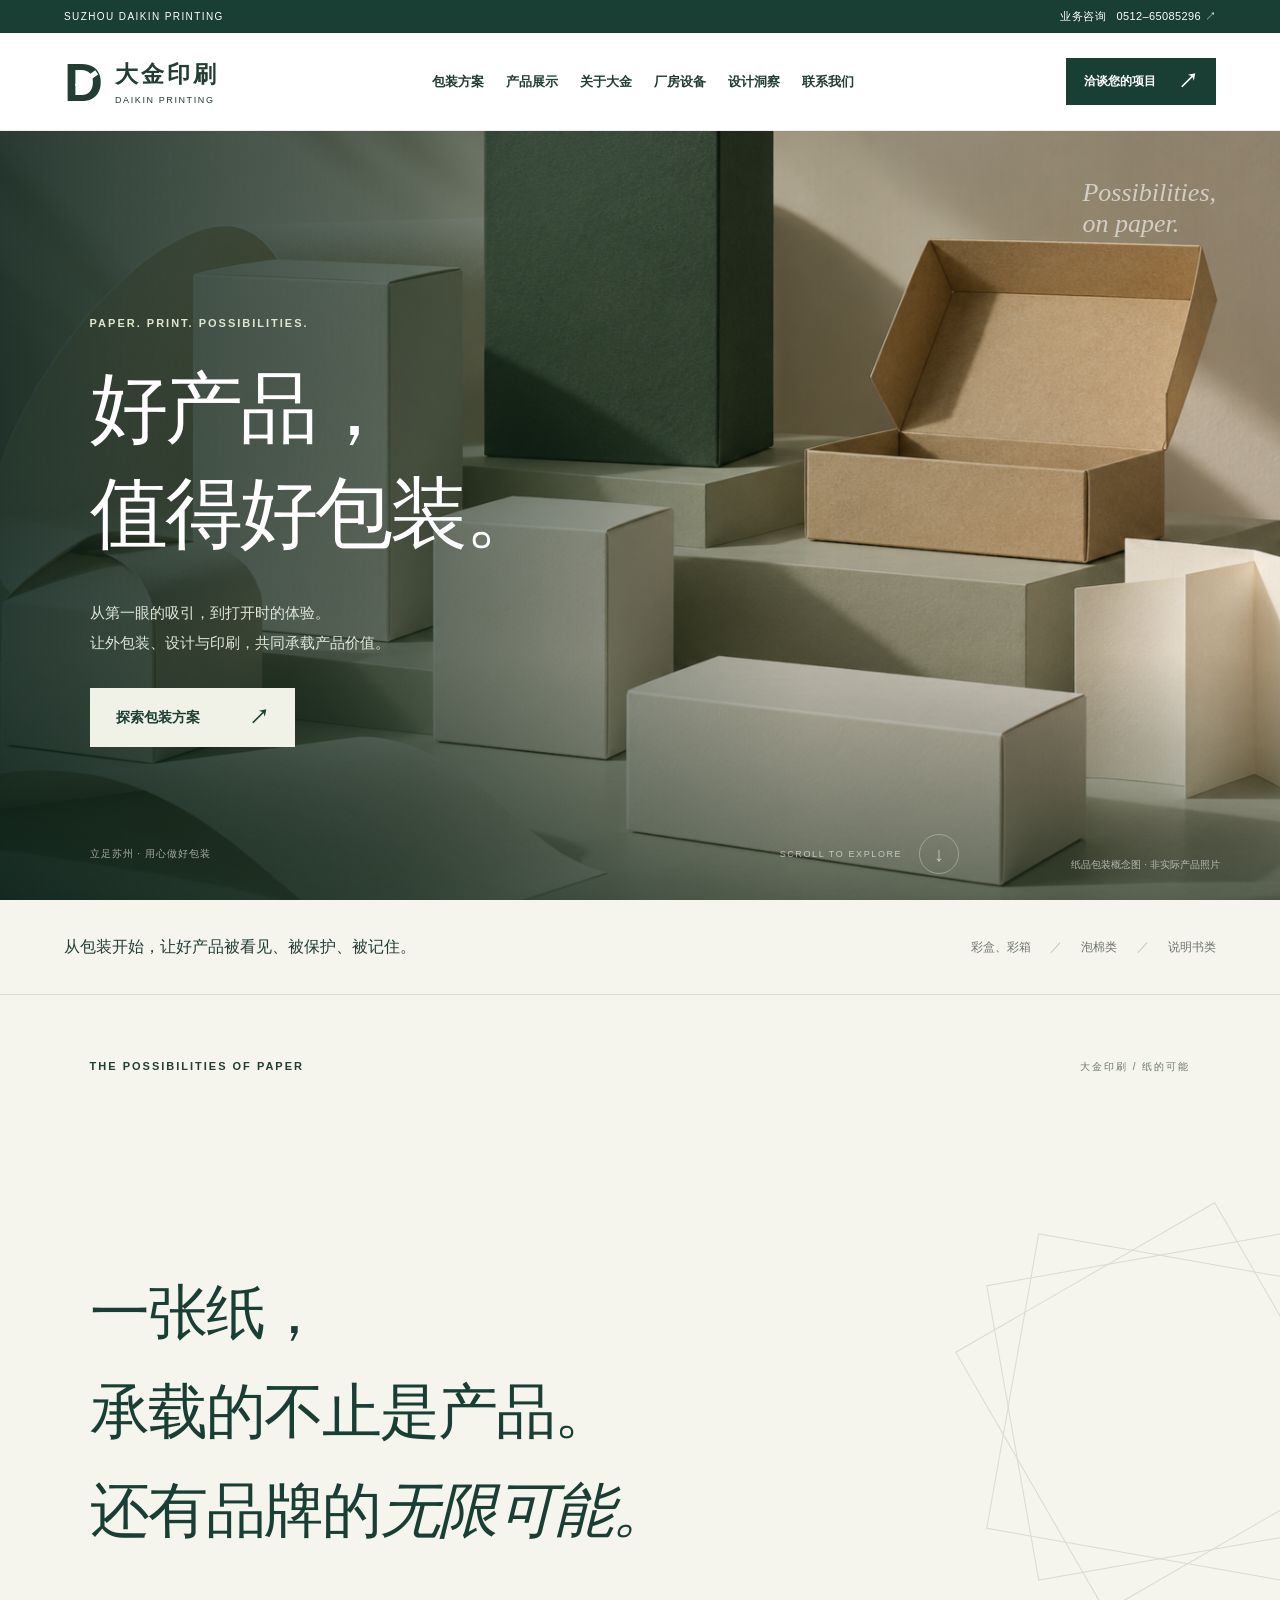
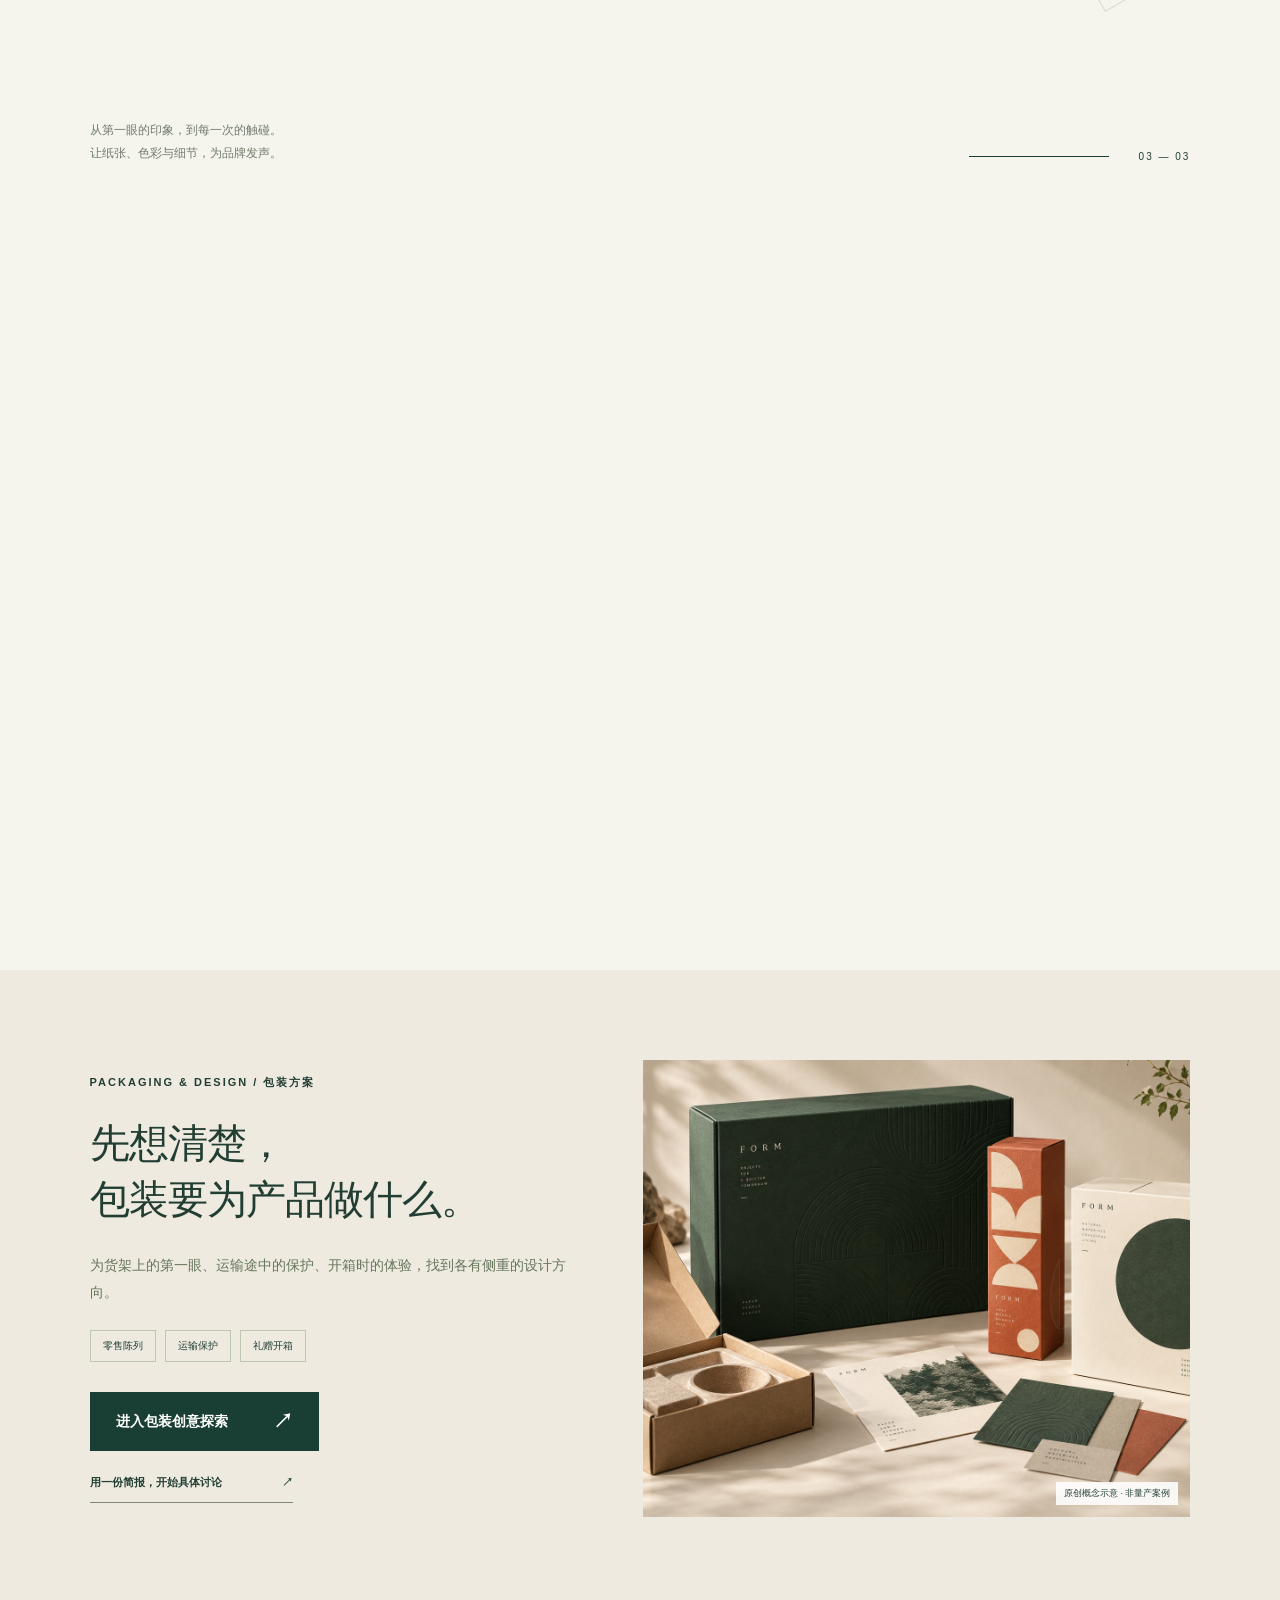
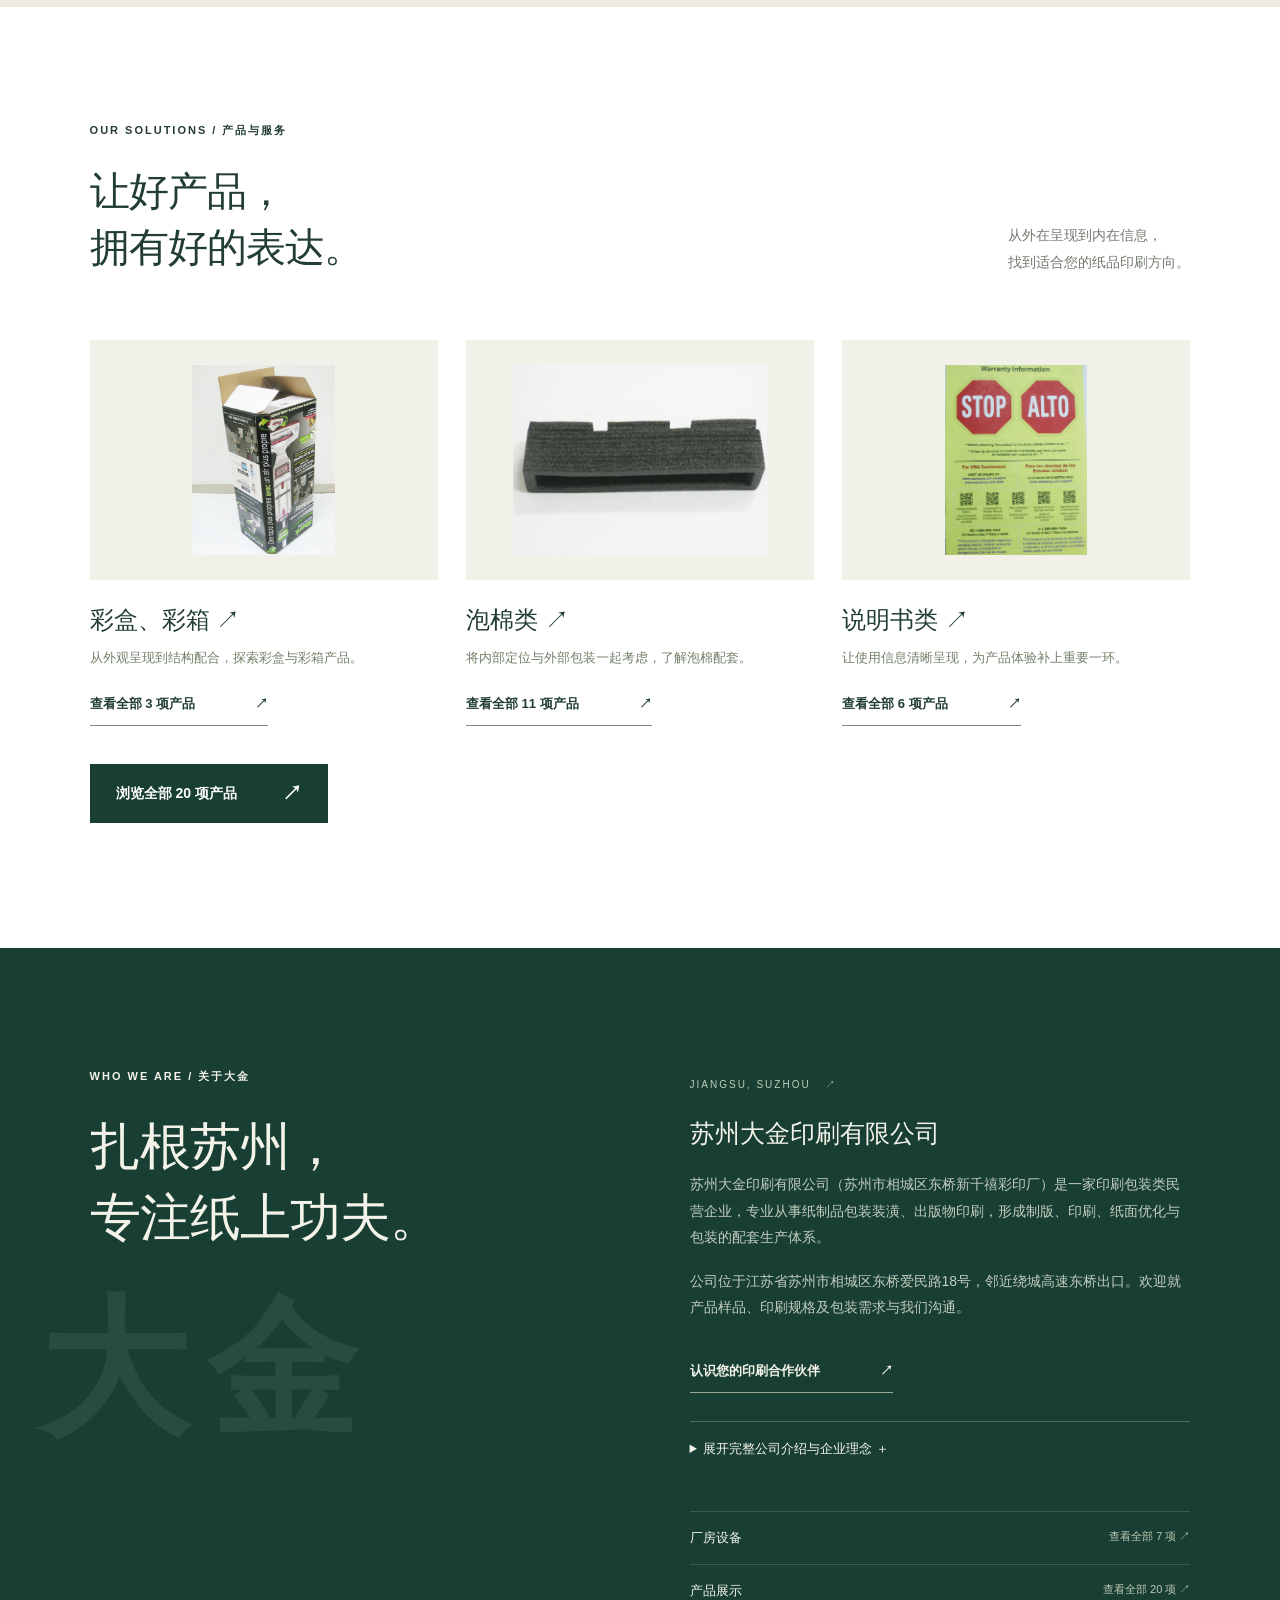
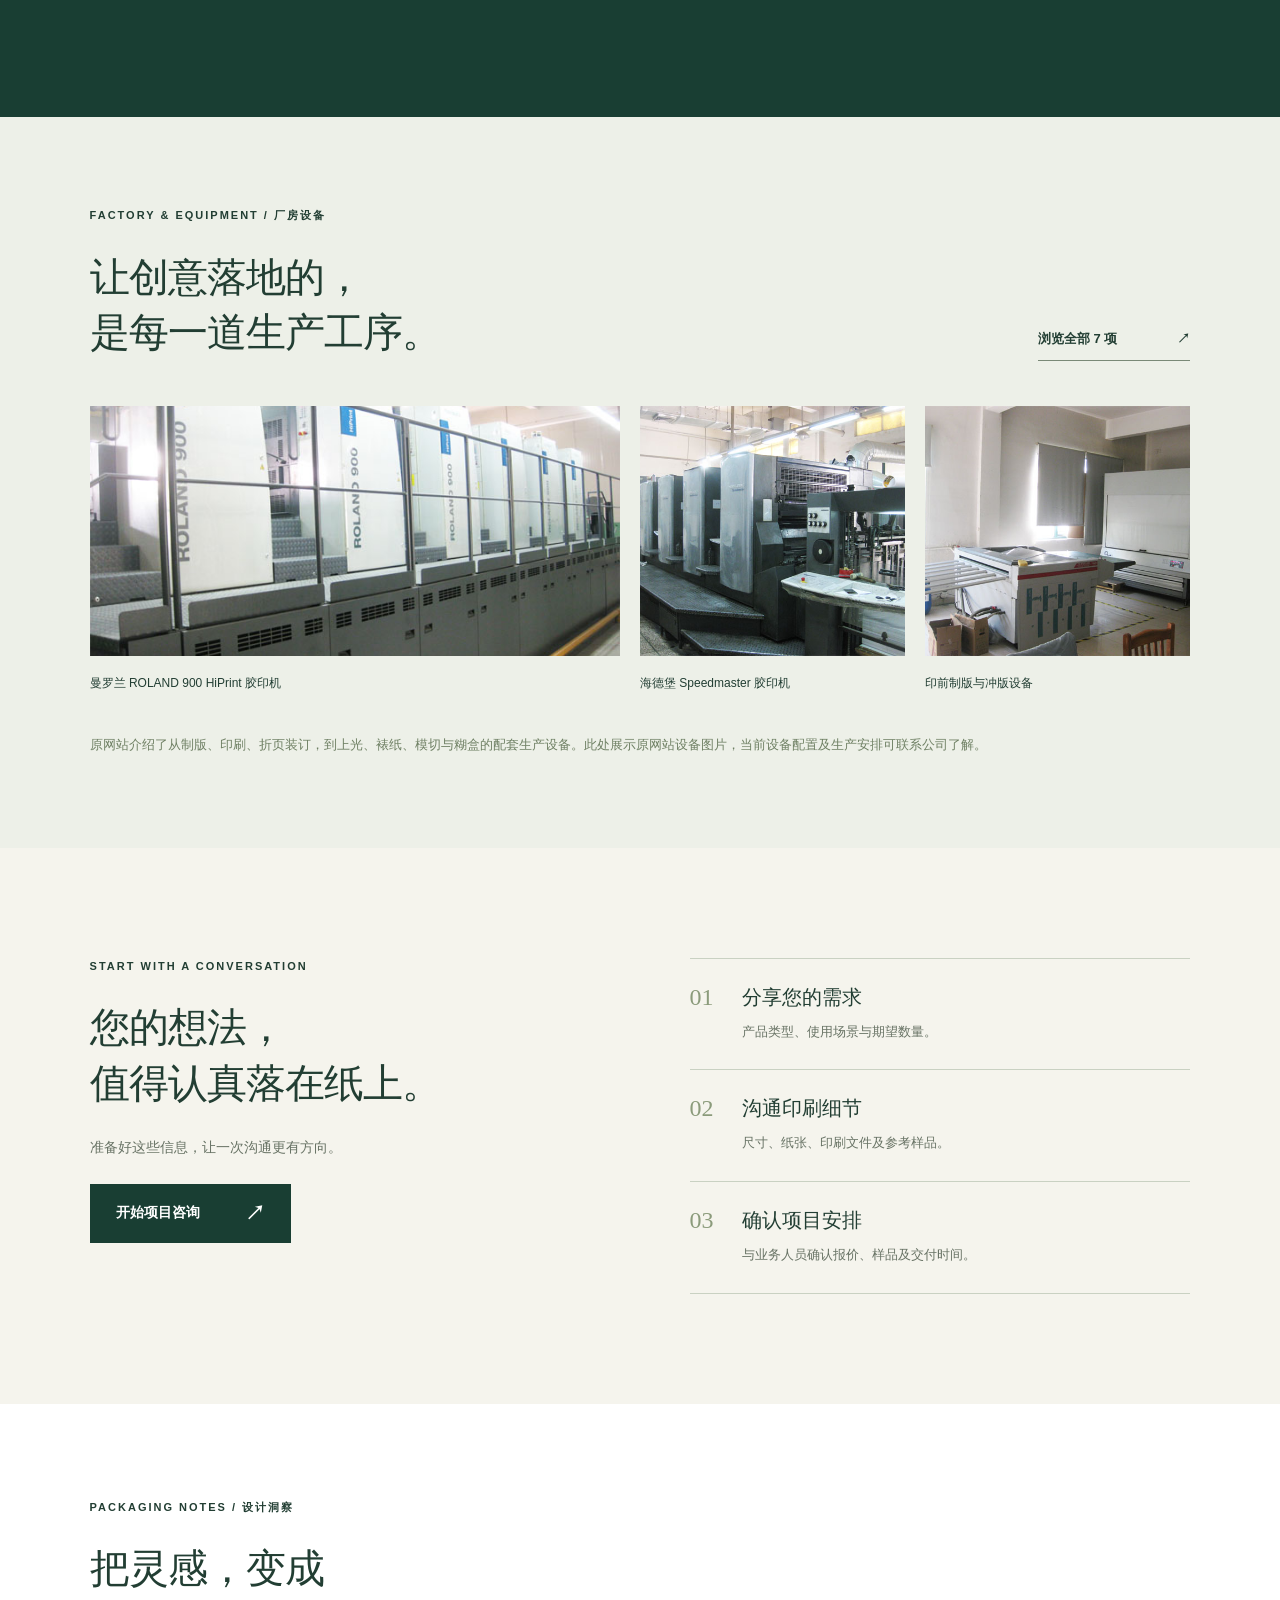
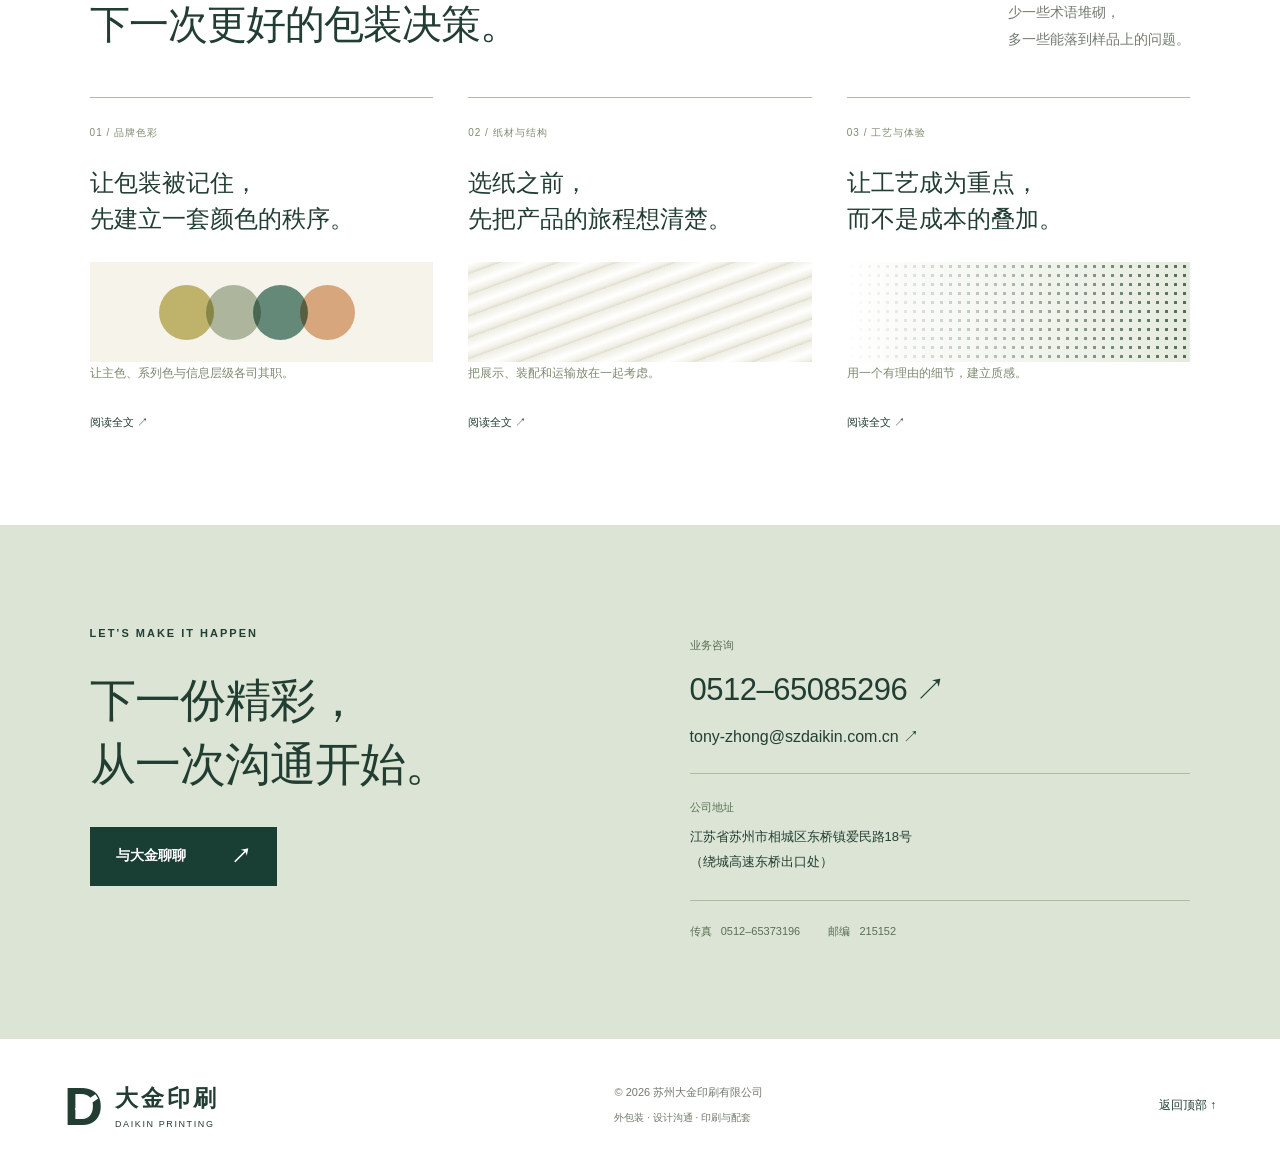
<file: index.html>
<!doctype html>
<html lang="zh-CN">
<head><meta charset="utf-8"><meta name="viewport" content="width=device-width,initial-scale=1"><meta name="description" content="苏州大金印刷有限公司，聚焦外包装、彩盒彩箱、泡棉配套与印刷。探索包装设计方向、产品与设备，生成项目需求简报。"><meta name="theme-color" content="#183f35"><title>大金印刷 · 外包装方案、设计与印刷</title><link rel="stylesheet" href="styles.css?v=5"><link rel="stylesheet" href="catalog.css?v=5"><link rel="stylesheet" href="design.css?v=5"><link rel="icon" href="assets/favicon.svg" type="image/svg+xml"></head>
<body>
<div class="reading-progress" aria-hidden="true"></div>
<a class="skip" href="#main">跳转到内容</a>
<div class="topbar"><span>SUZHOU DAIKIN PRINTING</span><a href="tel:+8651265085296">业务咨询 &nbsp; 0512–65085296 ↗</a></div>
<header><a class="brand" href="#" aria-label="大金印刷首页"><span class="brandmark" aria-hidden="true">D<span></span></span><span><b>大金印刷</b><small>DAIKIN PRINTING</small></span></a><nav id="nav" aria-label="主导航"><a href="design.html">包装方案</a><a href="products.html">产品展示</a><a href="#about">关于大金</a><a href="equipment.html">厂房设备</a><a href="#resources">设计洞察</a><a href="#contact">联系我们</a></nav><button class="button small" data-inquiry>洽谈您的项目 <span>↗</span></button><button class="menu" aria-label="打开菜单" aria-expanded="false" aria-controls="nav">☰</button></header>
<main id="main">
<section class="hero"><div class="herocopy"><p class="eyebrow">PAPER. PRINT. POSSIBILITIES.</p><h1><span class="hero-line"><span>好产品，</span></span><span class="hero-line"><span>值得好包装。</span></span></h1><p class="intro">从第一眼的吸引，到打开时的体验。<br>让外包装、设计与印刷，共同承载产品价值。</p><a class="button" href="design.html">探索包装方案 <span>↗</span></a><div class="herofoot"><span>立足苏州 · 用心做好包装</span><a class="scroll-cue" href="#paper-story" aria-label="向下探索"><span>SCROLL TO EXPLORE</span><i>↓</i></a></div></div><figure class="heroimage"><img src="assets/hero.png" alt="纸盒与折页的包装概念设计" fetchpriority="high"><figcaption>纸品包装概念图 · 非实际产品照片</figcaption><span class="imageword">Possibilities,<br>on paper.</span></figure></section>
<div class="introbar"><p>从包装开始，让好产品被看见、被保护、被记住。</p><span>彩盒、彩箱 <i>／</i> 泡棉类 <i>／</i> 说明书类</span></div>
<section class="paper-story" id="paper-story" aria-labelledby="story-heading"><div class="story-sticky"><div class="story-meta"><p class="eyebrow">THE POSSIBILITIES OF PAPER</p><span>大金印刷 / 纸的可能</span></div><h2 id="story-heading"><span class="story-line">一张纸，</span><span class="story-line">承载的不止是产品。</span><span class="story-line">还有品牌的<span class="serif-word">无限可能。</span></span></h2><div class="story-bottom"><p>从第一眼的印象，到每一次的触碰。<br>让纸张、色彩与细节，为品牌发声。</p><span class="story-meter" aria-hidden="true"><i></i></span><span class="story-index" aria-hidden="true">01 — 03</span></div><div class="paper-orbit" aria-hidden="true"><i></i><i></i><i></i></div></div></section>
<section class="design-home" id="packaging-design"><div><p class="eyebrow">PACKAGING & DESIGN / 包装方案</p><h2>先想清楚，<br>包装要为产品做什么。</h2><p>为货架上的第一眼、运输途中的保护、开箱时的体验，找到各有侧重的设计方向。</p><div class="design-home-tags"><span>零售陈列</span><span>运输保护</span><span>礼赠开箱</span></div><a class="button" href="design.html#studio">进入包装创意探索 <span>↗</span></a><a class="textlink" href="design.html#brief">用一份简报，开始具体讨论 <span>↗</span></a></div><figure><img src="assets/design-concepts.png" alt="品牌彩盒、纸盒和运输包装的原创设计概念" loading="lazy"><figcaption>原创概念示意 · 非量产案例</figcaption></figure></section><section class="section solutions" id="solutions"><div class="sectionhead"><div><p class="eyebrow">OUR SOLUTIONS / 产品与服务</p><h2>让好产品，<br>拥有好的表达。</h2></div><p>从外在呈现到内在信息，<br>找到适合您的纸品印刷方向。</p></div><div class="home-catalog"><article><a href="products.html?category=box"><img src="assets/original/20131029153240.jpg" alt="彩盒03，原网站产品图片" loading="lazy"><h3>彩盒、彩箱 ↗</h3></a><p>从外观呈现到结构配合，探索彩盒与彩箱产品。</p><a class="textlink" href="products.html?category=box">查看全部 3 项产品 <span>↗</span></a></article><article><a href="products.html?category=foam"><img src="assets/original/20131029151711.jpg" alt="泡棉类11，原网站产品图片" loading="lazy"><h3>泡棉类 ↗</h3></a><p>将内部定位与外部包装一起考虑，了解泡棉配套。</p><a class="textlink" href="products.html?category=foam">查看全部 11 项产品 <span>↗</span></a></article><article><a href="products.html?category=manual"><img src="assets/original/20131029160058.jpg" alt="说明书类06，原网站产品图片" loading="lazy"><h3>说明书类 ↗</h3></a><p>让使用信息清晰呈现，为产品体验补上重要一环。</p><a class="textlink" href="products.html?category=manual">查看全部 6 项产品 <span>↗</span></a></article></div><a class="button all-products" href="products.html">浏览全部 20 项产品 <span>↗</span></a></section>
<section class="about" id="about"><div class="abouttitle"><p class="eyebrow">WHO WE ARE / 关于大金</p><h2>扎根苏州，<br>专注纸上功夫。</h2><span class="bigword" aria-hidden="true">大金</span></div><div class="aboutcopy"><span class="loc">JIANGSU, SUZHOU &nbsp; ↗</span><h3>苏州大金印刷有限公司</h3><p>苏州大金印刷有限公司（苏州市相城区东桥新千禧彩印厂）是一家印刷包装类民营企业，专业从事纸制品包装装潢、出版物印刷，形成制版、印刷、纸面优化与包装的配套生产体系。</p><p>公司位于江苏省苏州市相城区东桥爱民路18号，邻近绕城高速东桥出口。欢迎就产品样品、印刷规格及包装需求与我们沟通。</p><a class="textlink light" href="#contact">认识您的印刷合作伙伴 <span>↗</span></a><details class="company-details"><summary>展开完整公司介绍与企业理念 ＋</summary><p class="source-note">以下为原网站公司介绍所载信息；人员、资产、设备、客户及认证情况未作最新核验。</p><dl><dt>企业概况</dt><dd>原站记载公司创建于1993年，占地面积27000平方米，员工约200人，其中技术管理人员18人、工程师6人，固定总资产5000多万元。</dd><dt>印刷与装订设备</dt><dd>德国曼罗兰162-5+1超全张纸胶印机、德国海德堡CD102四色五色胶印机、德国MBO折页机，以及马天尼骑订龙联动生产线、胶装龙生产线。</dd><dt>包装后道设备</dt><dd>UV上光机、全自动裱纸机、半自动模切压痕机、自动高速糊盒机及配套包装机械。</dd><dt>服务与市场</dt><dd>原站列举服务企业包括韩国三星电子、金莱克、泰怡凯、美的、爱普，产品销往美国、日本、韩国、欧洲等国家和地区。</dd><dt>质量体系</dt><dd>原站记载于2000年10月通过ISO9001质量体系认证及出口商品包装质量许可证；现行证书状态请向公司确认。</dd><dt>使命与愿景</dt><dd>为客户创造价值，让员工实现梦想。成为印刷行业最具竞争力的品牌企业。</dd><dt>团队理念 · 品牌理念</dt><dd>目标明确，勤于沟通。品如生命，质无缺陷。</dd><dt>经营理念 · 执行理念</dt><dd>人性科技，品质典范。不找借口，马上行动。</dd><dt>发展理念 · 工作理念</dt><dd>以企为家，发展共赢。快乐工作，快乐生活。</dd><dt>服务理念 · 薪酬理念</dt><dd>客户为尊，服务至上。分享成果，证明价值。</dd></dl><a class="textlink light" href="equipment.html">了解设备与生产工序 ↗</a></details><div class="aboutlinks"><a href="equipment.html">厂房设备 <span>查看全部 7 项 ↗</span></a><a href="products.html">产品展示 <span>查看全部 20 项 ↗</span></a></div></div></section>
<section class="factory-section" id="factory"><div class="sectionhead"><div><p class="eyebrow">FACTORY & EQUIPMENT / 厂房设备</p><h2>让创意落地的，<br>是每一道生产工序。</h2></div><a class="textlink" href="equipment.html">浏览全部 7 项 <span>↗</span></a></div><div class="factory-grid"><a href="equipment.html?id=1978"><img src="assets/original/20131029144950.jpg" alt="曼罗兰 ROLAND 900 HiPrint 胶印机，原网站图片" loading="lazy"><span class="factory-caption">曼罗兰 ROLAND 900 HiPrint 胶印机</span></a><a href="equipment.html?id=1977"><img src="assets/original/20131029144929.jpg" alt="海德堡 Speedmaster 胶印机，原网站图片" loading="lazy"><span class="factory-caption">海德堡 Speedmaster 胶印机</span></a><a href="equipment.html?id=1976"><img src="assets/original/20131029144867.jpg" alt="印前制版与冲版设备，原网站图片" loading="lazy"><span class="factory-caption">印前制版与冲版设备</span></a></div><p>原网站介绍了从制版、印刷、折页装订，到上光、裱纸、模切与糊盒的配套生产设备。此处展示原网站设备图片，当前设备配置及生产安排可联系公司了解。</p></section><section class="section collaboration"><div><p class="eyebrow">START WITH A CONVERSATION</p><h2>您的想法，<br>值得认真落在纸上。</h2><p>准备好这些信息，让一次沟通更有方向。</p><button class="button" data-inquiry>开始项目咨询 <span>↗</span></button></div><div class="steps"><div><span>01</span><section><h3>分享您的需求</h3><p>产品类型、使用场景与期望数量。</p></section></div><div><span>02</span><section><h3>沟通印刷细节</h3><p>尺寸、纸张、印刷文件及参考样品。</p></section></div><div><span>03</span><section><h3>确认项目安排</h3><p>与业务人员确认报价、样品及交付时间。</p></section></div></div></section>
<section class="section resources" id="resources"><div class="sectionhead"><div><p class="eyebrow">PACKAGING NOTES / 设计洞察</p><h2>把灵感，变成<br>下一次更好的包装决策。</h2></div><p>少一些术语堆砌，<br>多一些能落到样品上的问题。</p></div><div class="reading-grid"><a href="insight-color.html"><span>01 / 品牌色彩</span><h3>让包装被记住，<br>先建立一套颜色的秩序。</h3><div class="swatches" aria-hidden="true"><i></i><i></i><i></i><i></i></div><p>让主色、系列色与信息层级各司其职。</p><b>阅读全文 ↗</b></a><a href="insight-material.html"><span>02 / 纸材与结构</span><h3>选纸之前，<br>先把产品的旅程想清楚。</h3><div class="paperlines" aria-hidden="true"></div><p>把展示、装配和运输放在一起考虑。</p><b>阅读全文 ↗</b></a><a href="insight-finish.html"><span>03 / 工艺与体验</span><h3>让工艺成为重点，<br>而不是成本的叠加。</h3><div class="halftone" aria-hidden="true"></div><p>用一个有理由的细节，建立质感。</p><b>阅读全文 ↗</b></a></div></section>
<section class="contact" id="contact"><div><p class="eyebrow">LET’S MAKE IT HAPPEN</p><h2>下一份精彩，<br>从一次沟通开始。</h2><button class="button cream" data-inquiry>与大金聊聊 <span>↗</span></button></div><div class="contactinfo"><span>业务咨询</span><a class="phone" href="tel:+8651265085296">0512–65085296 ↗</a><a href="mailto:tony-zhong@szdaikin.com.cn">tony-zhong@szdaikin.com.cn ↗</a><div><span>公司地址</span><p>江苏省苏州市相城区东桥镇爱民路18号<br>（绕城高速东桥出口处）</p></div><div class="subinfo"><span>传真 &nbsp; 0512–65373196</span><span>邮编 &nbsp; 215152</span></div></div></section>
</main><footer><a class="brand" href="#"><span class="brandmark" aria-hidden="true">D<span></span></span><span><b>大金印刷</b><small>DAIKIN PRINTING</small></span></a><div>© <span id="year">2026</span> 苏州大金印刷有限公司<p>外包装 · 设计沟通 · 印刷与配套</p></div><a href="#" class="backtop">返回顶部 ↑</a></footer>
<dialog id="detail"><button class="close" aria-label="关闭详情">×</button><p class="eyebrow">PRODUCTS & SERVICES</p><h2 id="detail-title"></h2><p id="detail-body"></p><ul id="detail-list"></ul><p class="note">具体规格、材料、价格及交期，请以双方沟通确认为准。</p><button class="button" id="detail-inquiry">咨询此类产品 ↗</button></dialog>
<dialog id="inquiry"><button class="close" aria-label="关闭咨询">×</button><p class="eyebrow">LET’S TALK / 项目咨询</p><h2>把您的想法告诉我们。</h2><p>填写需求后，在您的邮件应用中确认并发送。</p><form id="inquiry-form"><label>您的姓名<input name="name" required maxlength="80" placeholder="如何称呼您"></label><label>联系邮箱<input name="email" type="email" required placeholder="you@company.com"></label><label>咨询方向<select name="type"><option>包装方案与设计咨询</option><option>彩盒、彩箱</option><option>泡棉类</option><option>说明书类印刷</option><option>其他印刷需求</option></select></label><label>项目需求<textarea name="message" required maxlength="3000" rows="4" placeholder="例如：产品尺寸、印刷数量、纸张需求及期望时间"></textarea></label><button class="button" type="submit">生成咨询邮件 <span>↗</span></button><p class="note">本网页不会保存表单内容，也不会自动发送邮件。</p><p role="status" id="form-status"></p></form><a class="directcall" href="tel:+8651265085296">也可直接拨打 0512–65085296 ↗</a></dialog>
<script src="app.js?v=5"></script>
</body></html>
</file>
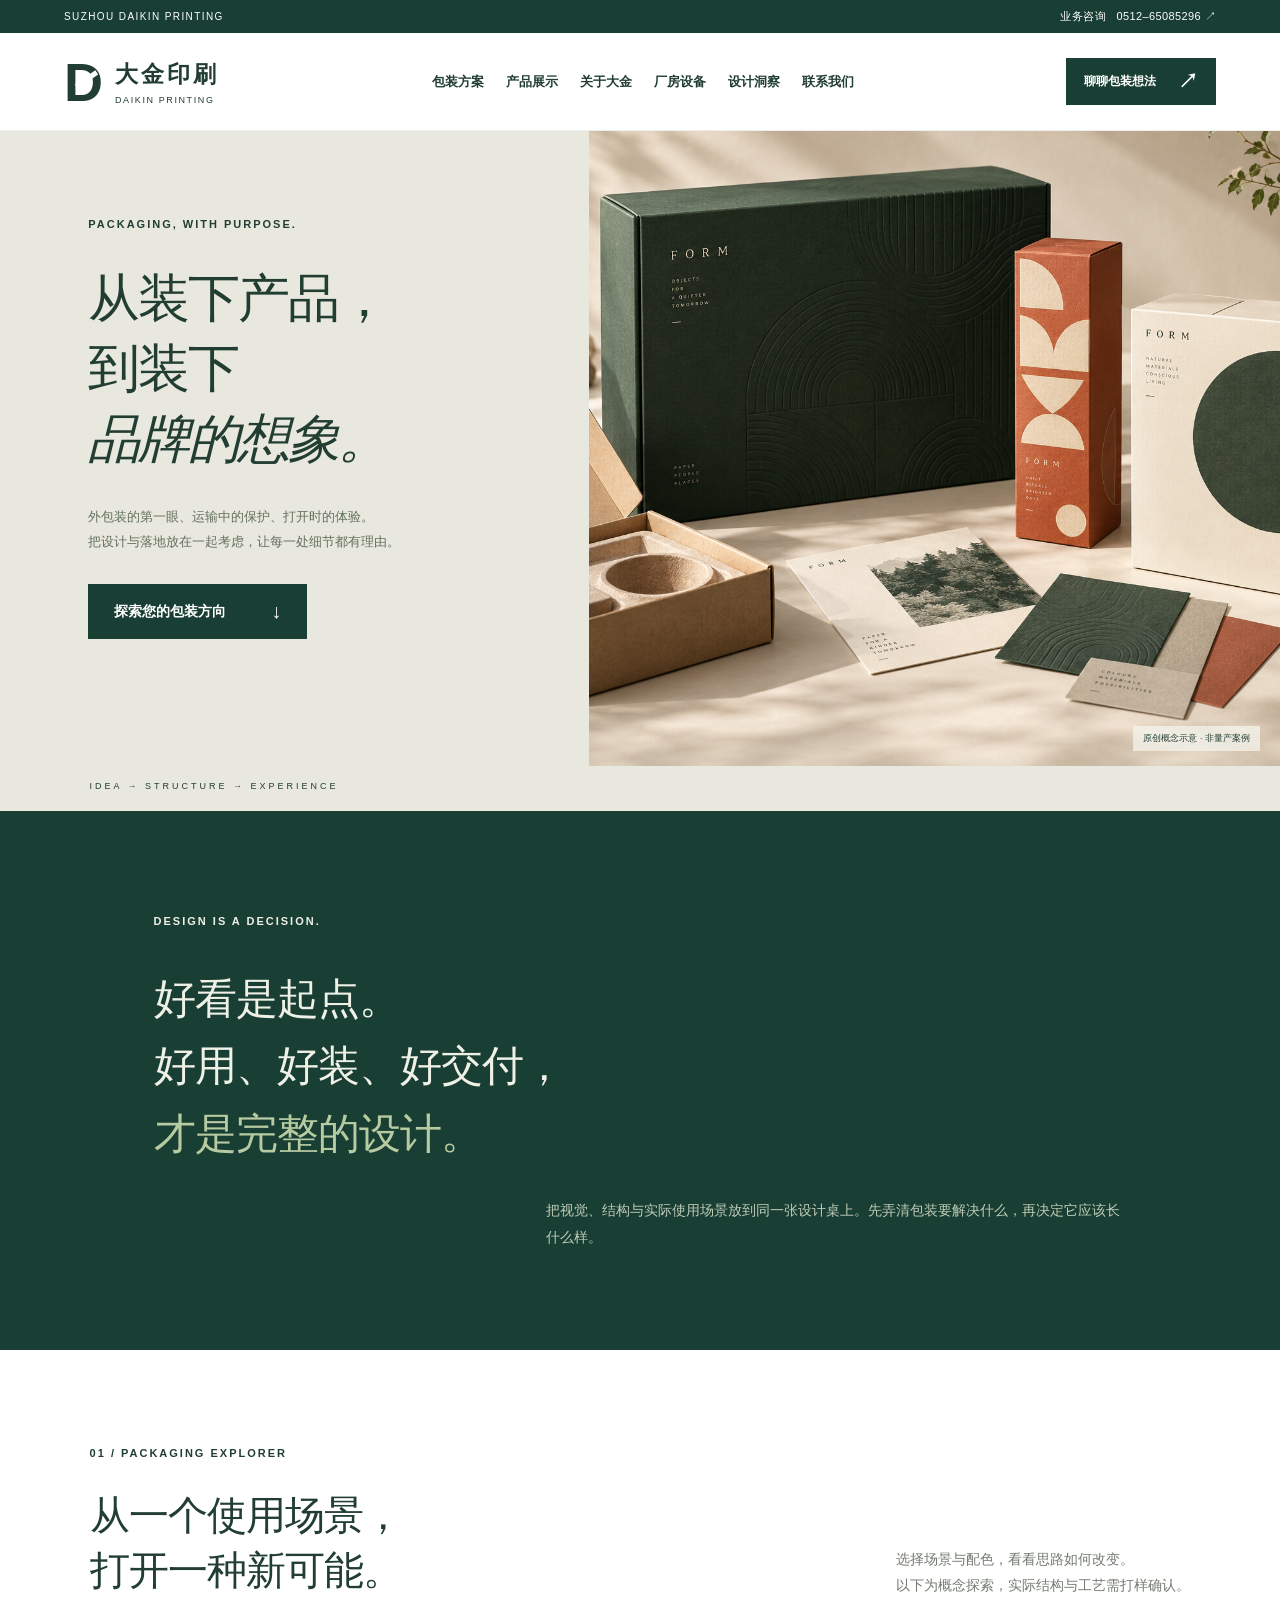
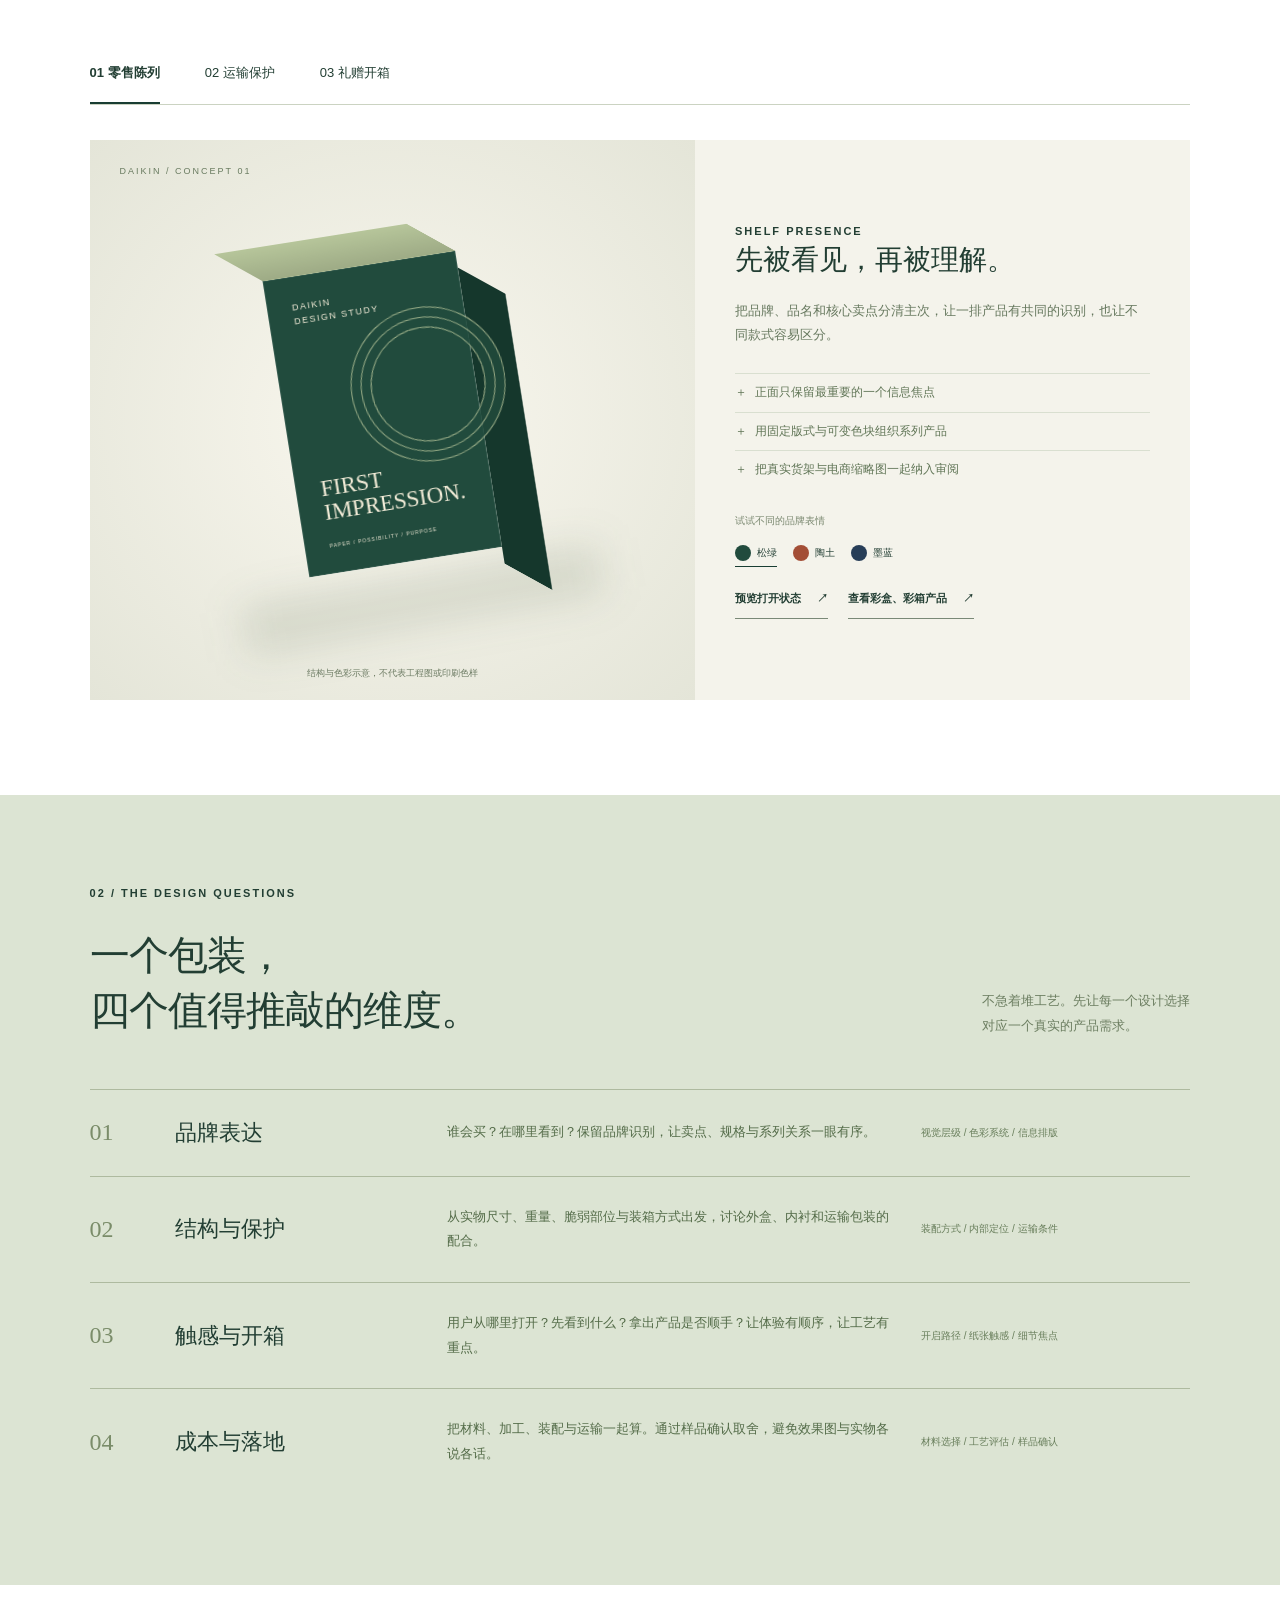
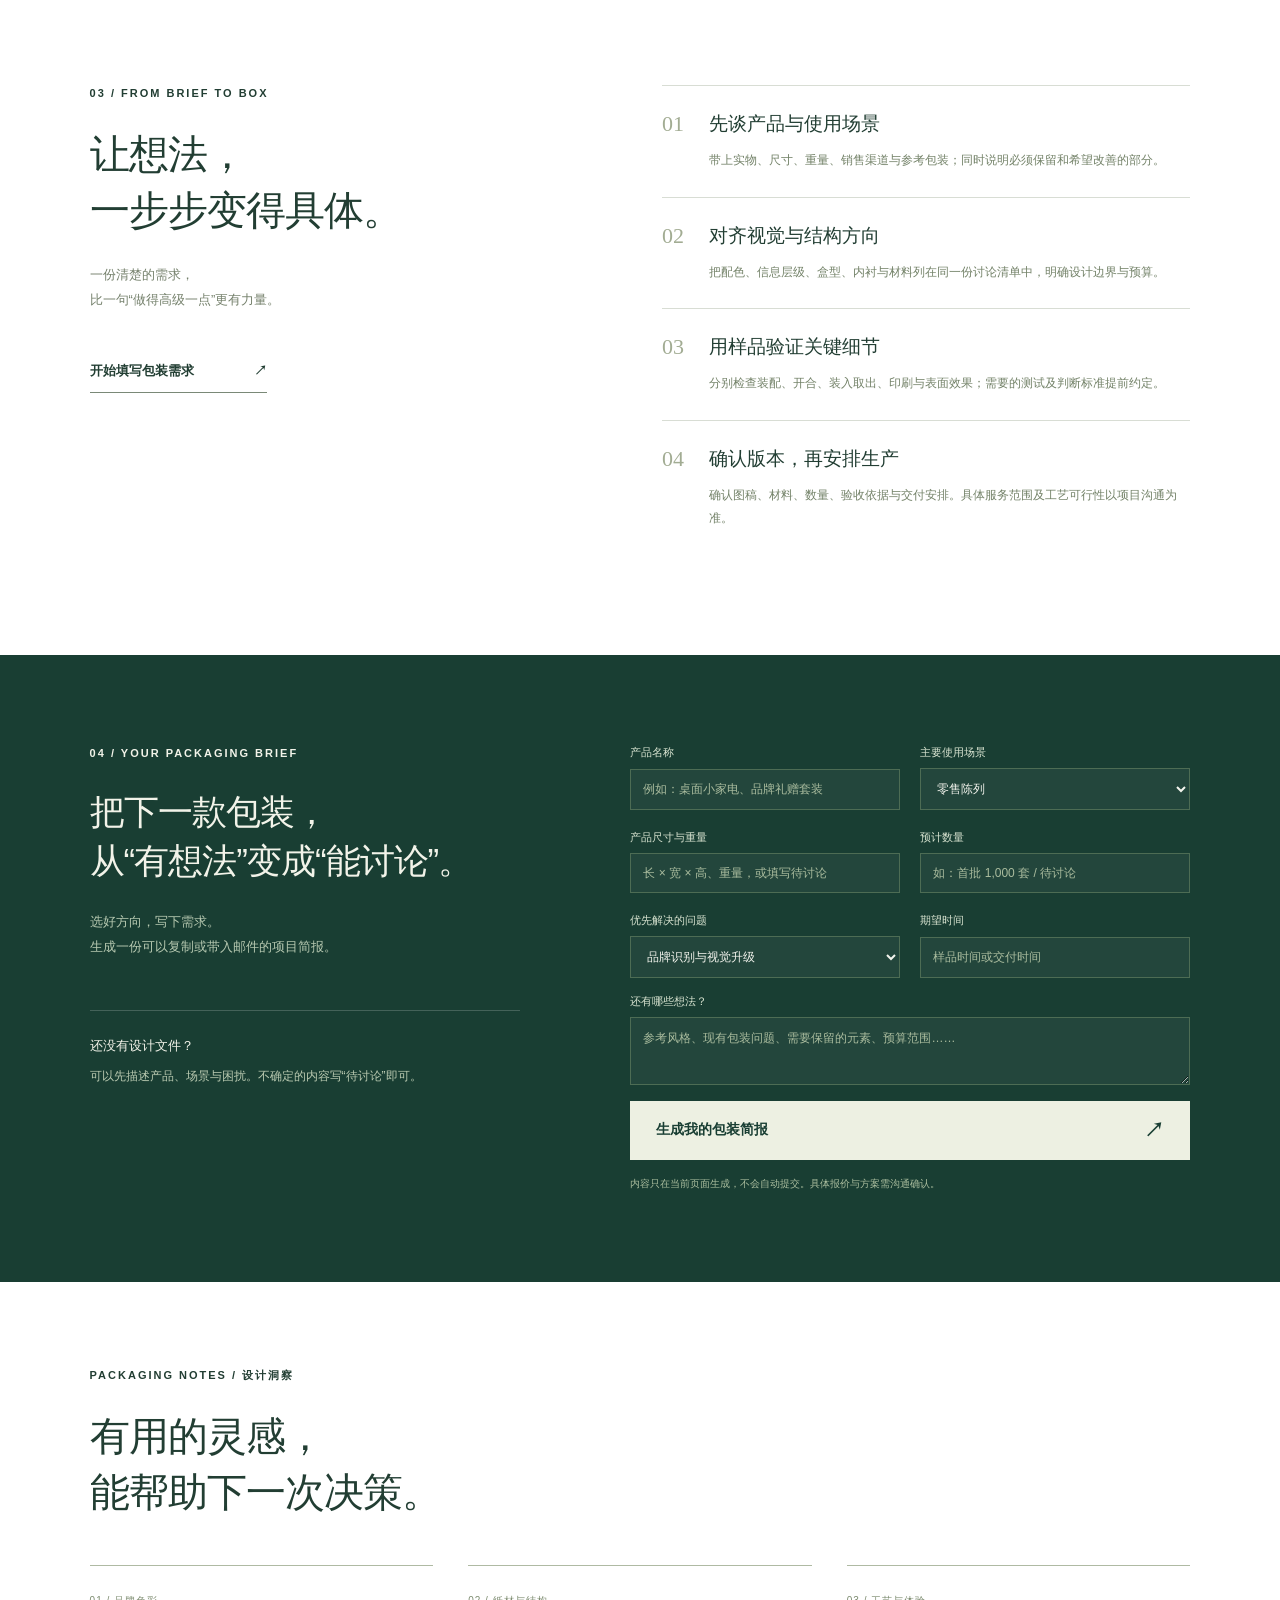
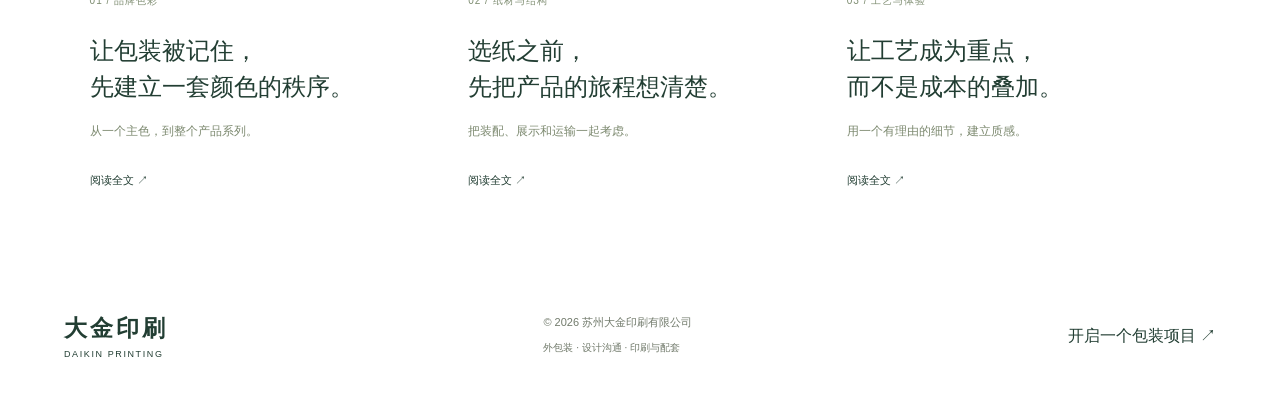
<file: design.html>
<!doctype html><html lang="zh-CN"><head><meta charset="utf-8"><meta name="viewport" content="width=device-width,initial-scale=1"><title>包装方案与创意设计 · 大金印刷</title><meta name="description" content="从零售陈列、运输保护到礼赠开箱，探索外包装设计方向，生成项目需求简报。"><meta name="theme-color" content="#193e33"><link rel="icon" href="assets/favicon.svg"><link rel="stylesheet" href="styles.css?v=5"><link rel="stylesheet" href="design.css?v=5"></head><body><a class="skip" href="#main">跳转到内容</a><div class="topbar"><span>SUZHOU DAIKIN PRINTING</span><a href="tel:+8651265085296">业务咨询 &nbsp; 0512–65085296 ↗</a></div>
<header><a class="brand" href="index.html" aria-label="大金印刷首页"><span class="brandmark" aria-hidden="true">D<span></span></span><span><b>大金印刷</b><small>DAIKIN PRINTING</small></span></a><nav id="nav" aria-label="主导航"><a href="design.html">包装方案</a><a href="products.html">产品展示</a><a href="index.html#about">关于大金</a><a href="equipment.html">厂房设备</a><a href="index.html#resources">设计洞察</a><a href="index.html#contact">联系我们</a></nav><a class="button small" href="design.html#brief">聊聊包装想法 <span>↗</span></a><button class="menu" aria-label="打开菜单" aria-expanded="false" aria-controls="nav">☰</button></header>
<main id="main"><section class="design-hero"><div class="design-hero-copy"><p class="eyebrow">PACKAGING, WITH PURPOSE.</p><h1>从装下产品，<br>到装下<span>品牌的想象。</span></h1><p>外包装的第一眼、运输中的保护、打开时的体验。<br>把设计与落地放在一起考虑，让每一处细节都有理由。</p><a class="button" href="#studio">探索您的包装方向 <span>↓</span></a></div><figure><img src="assets/design-concepts.png" alt="彩盒、纸质礼盒和邮寄包装的原创概念设计" fetchpriority="high"><figcaption>原创概念示意 · 非量产案例</figcaption></figure><span class="design-margin">IDEA → STRUCTURE → EXPERIENCE</span></section>
<section class="design-manifesto"><span class="eyebrow">DESIGN IS A DECISION.</span><h2>好看是起点。<br>好用、好装、好交付，<em>才是完整的设计。</em></h2><p>把视觉、结构与实际使用场景放到同一张设计桌上。先弄清包装要解决什么，再决定它应该长什么样。</p></section>
<section class="design-studio" id="studio"><div class="sectionhead"><div><p class="eyebrow">01 / PACKAGING EXPLORER</p><h2>从一个使用场景，<br>打开一种新可能。</h2></div><p>选择场景与配色，看看思路如何改变。<br>以下为概念探索，实际结构与工艺需打样确认。</p></div><div class="scene-tabs" role="tablist" aria-label="包装应用场景"><button role="tab" id="tab-retail" aria-controls="scene-panel" aria-selected="true" data-scene="retail">01 零售陈列</button><button role="tab" id="tab-shipping" aria-controls="scene-panel" aria-selected="false" tabindex="-1" data-scene="shipping">02 运输保护</button><button role="tab" id="tab-gifting" aria-controls="scene-panel" aria-selected="false" tabindex="-1" data-scene="gifting">03 礼赠开箱</button></div><div class="scene-panel" id="scene-panel" role="tabpanel" aria-labelledby="tab-retail"><div class="studio-visual" data-kind="retail" id="studio-visual"><span class="visual-label">DAIKIN / CONCEPT 01</span><div class="concept-shadow"></div><div class="concept-box"><div class="concept-lid"></div><div class="concept-face"><span class="concept-brand">DAIKIN<br>DESIGN STUDY</span><span class="concept-symbol" aria-hidden="true"></span><b id="concept-title">FIRST<br>IMPRESSION.</b><span class="concept-foot">PAPER / POSSIBILITY / PURPOSE</span></div><div class="concept-side"></div></div><span class="visual-note">结构与色彩示意，不代表工程图或印刷色样</span></div><div class="scene-copy"><span class="eyebrow" id="scene-kicker">SHELF PRESENCE</span><h3 id="scene-title">先被看见，再被理解。</h3><p id="scene-description">把品牌、品名和核心卖点分清主次，让一排产品有共同的识别，也让不同款式容易区分。</p><ul id="scene-points"><li>正面只保留最重要的一个信息焦点</li><li>用固定版式与可变色块组织系列产品</li><li>把真实货架与电商缩略图一起纳入审阅</li></ul><div class="palette-label">试试不同的品牌表情</div><div class="palettes" role="group" aria-label="概念包装配色"><button aria-pressed="true" data-palette="forest"><i style="background:#214b3d"></i>松绿</button><button aria-pressed="false" data-palette="clay"><i style="background:#a34e36"></i>陶土</button><button aria-pressed="false" data-palette="ink"><i style="background:#273e58"></i>墨蓝</button></div><button id="open-box" class="textlink" aria-pressed="false">预览打开状态 <span>↗</span></button><a id="scene-products" class="textlink" href="products.html?category=box">查看彩盒、彩箱产品 <span>↗</span></a></div></div></section>
<section class="design-dimensions" id="approach"><p class="eyebrow">02 / THE DESIGN QUESTIONS</p><div class="dimension-heading"><h2>一个包装，<br>四个值得推敲的维度。</h2><p>不急着堆工艺。先让每一个设计选择<br>对应一个真实的产品需求。</p></div><div class="dimension-list"><article><span>01</span><h3>品牌表达</h3><p>谁会买？在哪里看到？保留品牌识别，让卖点、规格与系列关系一眼有序。</p><small>视觉层级 / 色彩系统 / 信息排版</small></article><article><span>02</span><h3>结构与保护</h3><p>从实物尺寸、重量、脆弱部位与装箱方式出发，讨论外盒、内衬和运输包装的配合。</p><small>装配方式 / 内部定位 / 运输条件</small></article><article><span>03</span><h3>触感与开箱</h3><p>用户从哪里打开？先看到什么？拿出产品是否顺手？让体验有顺序，让工艺有重点。</p><small>开启路径 / 纸张触感 / 细节焦点</small></article><article><span>04</span><h3>成本与落地</h3><p>把材料、加工、装配与运输一起算。通过样品确认取舍，避免效果图与实物各说各话。</p><small>材料选择 / 工艺评估 / 样品确认</small></article></div></section>
<section class="design-process" id="process"><div><p class="eyebrow">03 / FROM BRIEF TO BOX</p><h2>让想法，<br>一步步变得具体。</h2><p>一份清楚的需求，<br>比一句“做得高级一点”更有力量。</p><a class="textlink" href="#brief">开始填写包装需求 <span>↗</span></a></div><div class="process-list"><article><span>01</span><div><h3>先谈产品与使用场景</h3><p>带上实物、尺寸、重量、销售渠道与参考包装；同时说明必须保留和希望改善的部分。</p></div></article><article><span>02</span><div><h3>对齐视觉与结构方向</h3><p>把配色、信息层级、盒型、内衬与材料列在同一份讨论清单中，明确设计边界与预算。</p></div></article><article><span>03</span><div><h3>用样品验证关键细节</h3><p>分别检查装配、开合、装入取出、印刷与表面效果；需要的测试及判断标准提前约定。</p></div></article><article><span>04</span><div><h3>确认版本，再安排生产</h3><p>确认图稿、材料、数量、验收依据与交付安排。具体服务范围及工艺可行性以项目沟通为准。</p></div></article></div></section>
<section class="brief-section" id="brief"><div class="brief-intro"><p class="eyebrow">04 / YOUR PACKAGING BRIEF</p><h2>把下一款包装，<br>从“有想法”变成“能讨论”。</h2><p>选好方向，写下需求。<br>生成一份可以复制或带入邮件的项目简报。</p><div class="brief-tip"><b>还没有设计文件？</b><p>可以先描述产品、场景与困扰。不确定的内容写“待讨论”即可。</p></div></div><form id="brief-form"><div class="brief-fields"><label>产品名称<input name="product" required maxlength="80" placeholder="例如：桌面小家电、品牌礼赠套装"></label><label>主要使用场景<select name="scenario"><option value="零售陈列">零售陈列</option><option value="运输保护">运输保护</option><option value="礼赠开箱">礼赠开箱</option></select></label><label>产品尺寸与重量<input name="size" maxlength="150" placeholder="长 × 宽 × 高、重量，或填写待讨论"></label><label>预计数量<input name="quantity" maxlength="80" placeholder="如：首批 1,000 套 / 待讨论"></label><label>优先解决的问题<select name="priority"><option>品牌识别与视觉升级</option><option>保护与内部定位</option><option>开箱体验与礼赠感</option><option>减少装配与综合成本</option></select></label><label>期望时间<input name="timing" maxlength="100" placeholder="样品时间或交付时间"></label></div><label>还有哪些想法？<textarea name="notes" rows="3" maxlength="1500" placeholder="参考风格、现有包装问题、需要保留的元素、预算范围……"></textarea></label><button class="button" type="submit">生成我的包装简报 <span>↗</span></button><p class="brief-note">内容只在当前页面生成，不会自动提交。具体报价与方案需沟通确认。</p><div id="brief-result" hidden><h3>您的包装项目简报</h3><textarea id="brief-output" readonly rows="10" aria-label="生成的包装项目简报"></textarea><div class="brief-actions"><button type="button" class="button" id="copy-brief">复制简报</button><a class="button outline" id="email-brief" href="mailto:tony-zhong@szdaikin.com.cn">在邮件中继续 ↗</a></div><p id="brief-status" role="status"></p></div></form></section>
<section class="design-reading"><div class="sectionhead"><div><p class="eyebrow">PACKAGING NOTES / 设计洞察</p><h2>有用的灵感，<br>能帮助下一次决策。</h2></div></div><div class="reading-grid"><a href="insight-color.html"><span>01 / 品牌色彩</span><h3>让包装被记住，<br>先建立一套颜色的秩序。</h3><p>从一个主色，到整个产品系列。</p><b>阅读全文 ↗</b></a><a href="insight-material.html"><span>02 / 纸材与结构</span><h3>选纸之前，<br>先把产品的旅程想清楚。</h3><p>把装配、展示和运输一起考虑。</p><b>阅读全文 ↗</b></a><a href="insight-finish.html"><span>03 / 工艺与体验</span><h3>让工艺成为重点，<br>而不是成本的叠加。</h3><p>用一个有理由的细节，建立质感。</p><b>阅读全文 ↗</b></a></div></section></main><footer><a class="brand" href="index.html"><span><b>大金印刷</b><small>DAIKIN PRINTING</small></span></a><div>© 2026 苏州大金印刷有限公司<p>外包装 · 设计沟通 · 印刷与配套</p></div><a href="design.html#brief">开启一个包装项目 ↗</a></footer><script src="site.js?v=5"></script><script src="design.js?v=5"></script></body></html>
</file>
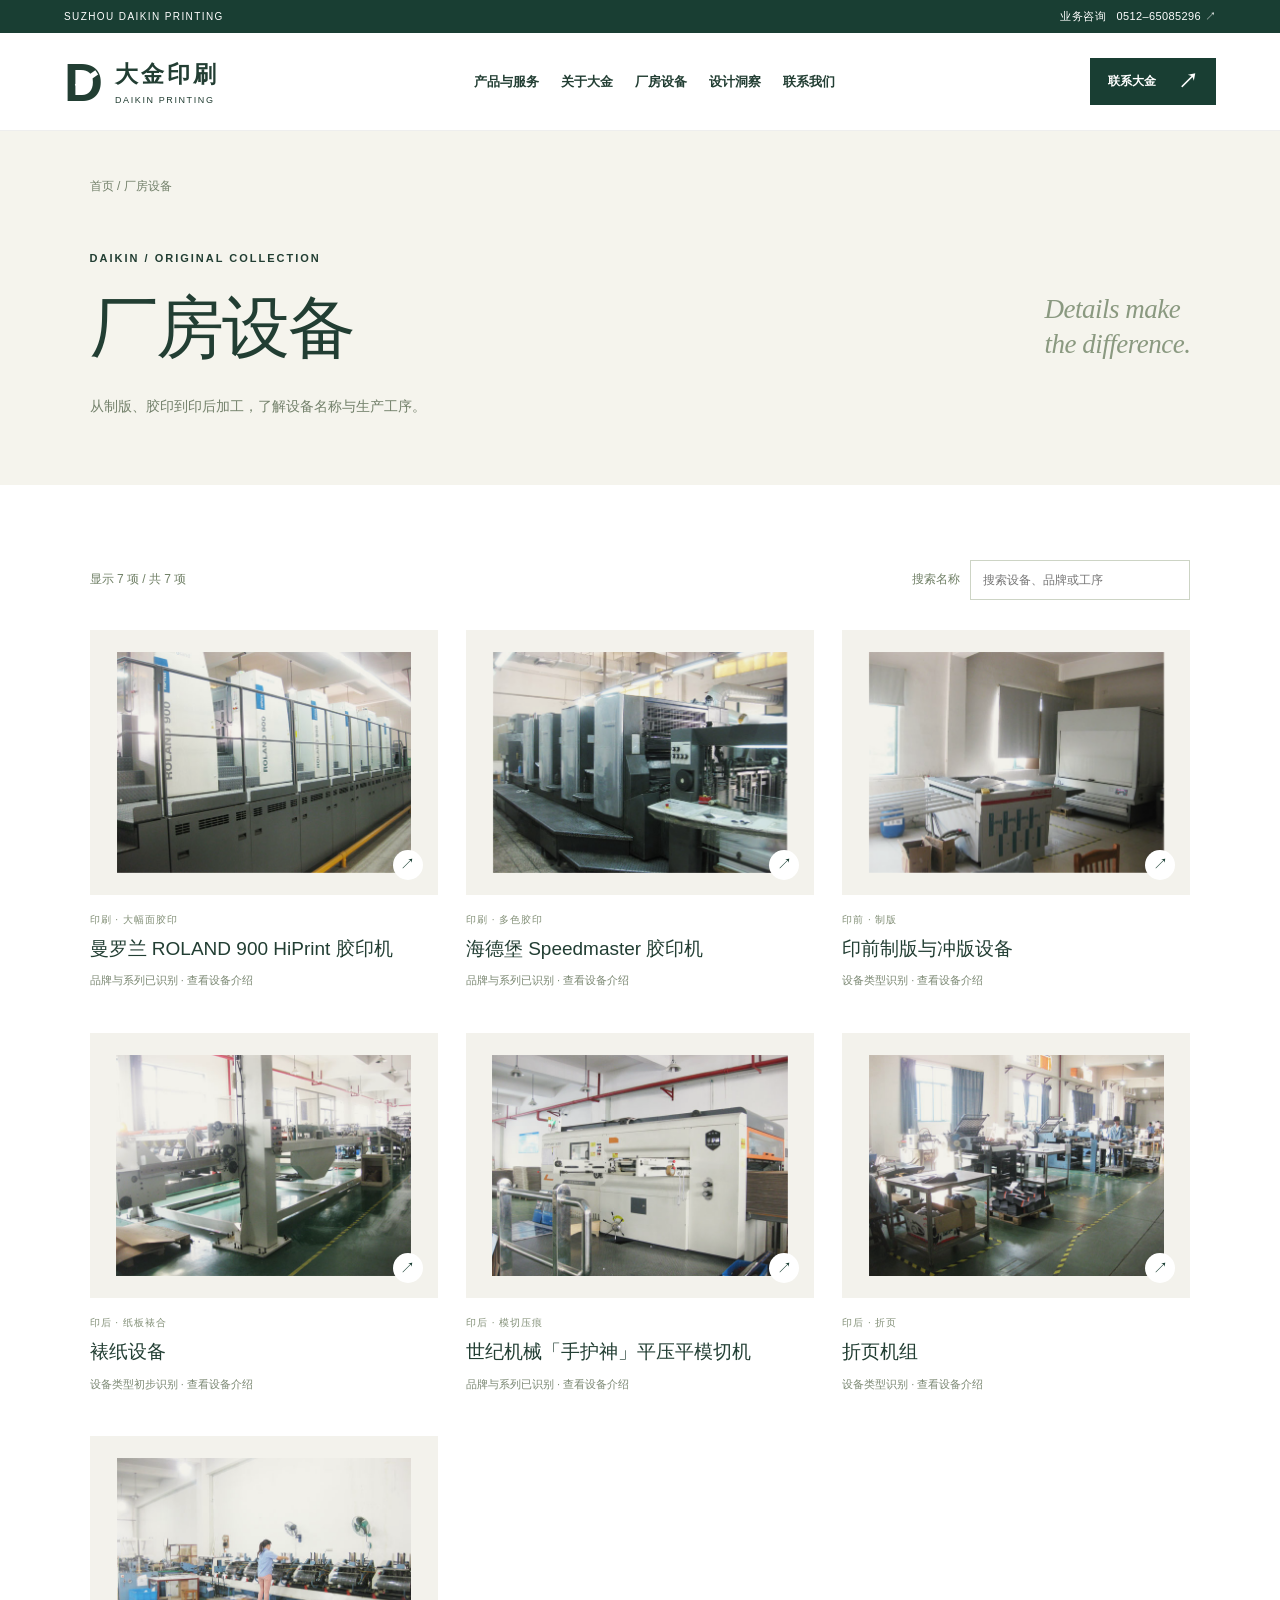
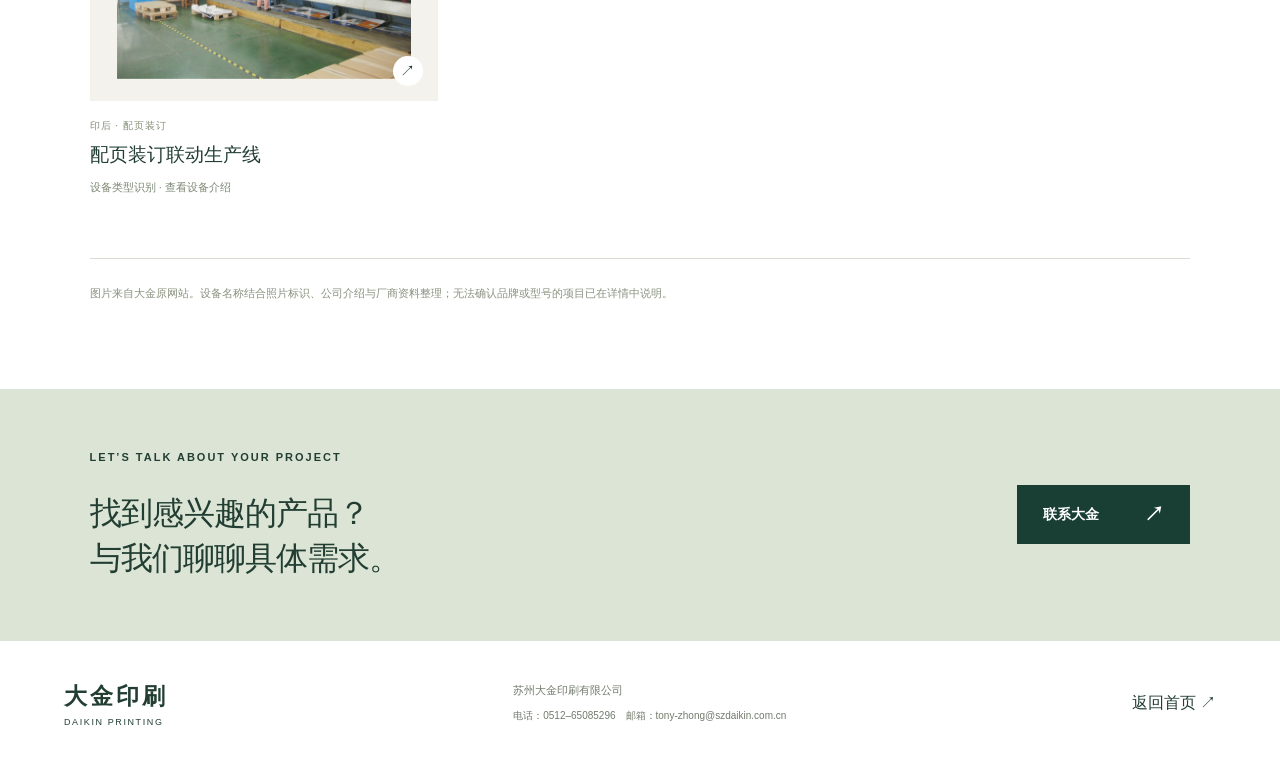
<file: equipment.html>
<!doctype html><html lang="zh-CN"><head><meta charset="utf-8"><meta name="viewport" content="width=device-width,initial-scale=1"><title>厂房设备 · 苏州大金印刷有限公司</title><meta name="description" content="从制版、胶印到印后加工，了解设备名称与生产工序。"><link rel="icon" href="assets/favicon.svg"><link rel="stylesheet" href="styles.css?v=3"><link rel="stylesheet" href="catalog.css?v=5"><link rel="stylesheet" href="design.css?v=5"></head><body data-catalog="equipment"><a class="skip" href="#main">跳转到内容</a><div class="topbar"><span>SUZHOU DAIKIN PRINTING</span><a href="tel:+8651265085296">业务咨询 &nbsp; 0512–65085296 ↗</a></div>
<header><a class="brand" href="index.html" aria-label="大金印刷首页"><span class="brandmark" aria-hidden="true">D<span></span></span><span><b>大金印刷</b><small>DAIKIN PRINTING</small></span></a><nav id="nav" aria-label="主导航"><a href="products.html">产品与服务</a><a href="index.html#about">关于大金</a><a href="equipment.html">厂房设备</a><a href="index.html#resources">设计洞察</a><a href="index.html#contact">联系我们</a></nav><a class="button small" href="index.html#contact">联系大金 <span>↗</span></a><button class="menu" aria-label="打开菜单" aria-expanded="false" aria-controls="nav">☰</button></header>
<main id="main"><section class="catalog-intro"><a class="breadcrumb" href="index.html">首页</a><span class="breadcrumb"> / 厂房设备</span><p class="eyebrow">DAIKIN / ORIGINAL COLLECTION</p><h1>厂房设备<span>Details make<br>the difference.</span></h1><p>从制版、胶印到印后加工，了解设备名称与生产工序。</p></section><section class="catalog-section"><div class="catalog-toolbar"><span id="result-count" role="status"></span><label class="catalog-search"><span>搜索名称</span><input type="search" id="catalog-search" placeholder="搜索设备、品牌或工序" aria-label="搜索设备名称或品牌"></label></div><div class="catalog-grid" id="catalog-grid"><article class="catalog-card" data-id="1978" data-category="equipment"><a href="equipment.html?id=1978" aria-label="查看曼罗兰 ROLAND 900 HiPrint 胶印机"><div class="catalog-image"><img src="assets/original/20131029144950.jpg" alt="曼罗兰 ROLAND 900 HiPrint 胶印机" loading="lazy" decoding="async"><span aria-hidden="true">↗</span></div><span class="category">印刷 · 大幅面胶印</span><h2>曼罗兰 ROLAND 900 HiPrint 胶印机</h2><p>品牌与系列已识别 · 查看设备介绍</p></a></article><article class="catalog-card" data-id="1977" data-category="equipment"><a href="equipment.html?id=1977" aria-label="查看海德堡 Speedmaster 胶印机"><div class="catalog-image"><img src="assets/original/20131029144929.jpg" alt="海德堡 Speedmaster 胶印机" loading="lazy" decoding="async"><span aria-hidden="true">↗</span></div><span class="category">印刷 · 多色胶印</span><h2>海德堡 Speedmaster 胶印机</h2><p>品牌与系列已识别 · 查看设备介绍</p></a></article><article class="catalog-card" data-id="1976" data-category="equipment"><a href="equipment.html?id=1976" aria-label="查看印前制版与冲版设备"><div class="catalog-image"><img src="assets/original/20131029144867.jpg" alt="印前制版与冲版设备" loading="lazy" decoding="async"><span aria-hidden="true">↗</span></div><span class="category">印前 · 制版</span><h2>印前制版与冲版设备</h2><p>设备类型识别 · 查看设备介绍</p></a></article><article class="catalog-card" data-id="1975" data-category="equipment"><a href="equipment.html?id=1975" aria-label="查看裱纸设备"><div class="catalog-image"><img src="assets/original/20131029144811.jpg" alt="裱纸设备" loading="lazy" decoding="async"><span aria-hidden="true">↗</span></div><span class="category">印后 · 纸板裱合</span><h2>裱纸设备</h2><p>设备类型初步识别 · 查看设备介绍</p></a></article><article class="catalog-card" data-id="1974" data-category="equipment"><a href="equipment.html?id=1974" aria-label="查看世纪机械「手护神」平压平模切机"><div class="catalog-image"><img src="assets/original/20131029144731.jpg" alt="世纪机械「手护神」平压平模切机" loading="lazy" decoding="async"><span aria-hidden="true">↗</span></div><span class="category">印后 · 模切压痕</span><h2>世纪机械「手护神」平压平模切机</h2><p>品牌与系列已识别 · 查看设备介绍</p></a></article><article class="catalog-card" data-id="1973" data-category="equipment"><a href="equipment.html?id=1973" aria-label="查看折页机组"><div class="catalog-image"><img src="assets/original/20131029144665.jpg" alt="折页机组" loading="lazy" decoding="async"><span aria-hidden="true">↗</span></div><span class="category">印后 · 折页</span><h2>折页机组</h2><p>设备类型识别 · 查看设备介绍</p></a></article><article class="catalog-card" data-id="1972" data-category="equipment"><a href="equipment.html?id=1972" aria-label="查看配页装订联动生产线"><div class="catalog-image"><img src="assets/original/20131029144617.jpg" alt="配页装订联动生产线" loading="lazy" decoding="async"><span aria-hidden="true">↗</span></div><span class="category">印后 · 配页装订</span><h2>配页装订联动生产线</h2><p>设备类型识别 · 查看设备介绍</p></a></article></div><p class="empty" id="empty" hidden>没有找到匹配的设备，请更换关键词或分类。</p><p class="catalog-footnote">图片来自大金原网站。设备名称结合照片标识、公司介绍与厂商资料整理；无法确认品牌或型号的项目已在详情中说明。</p></section><section class="catalog-cta"><div><p class="eyebrow">LET’S TALK ABOUT YOUR PROJECT</p><h2>找到感兴趣的产品？<br>与我们聊聊具体需求。</h2></div><a class="button" href="index.html#contact">联系大金 <span>↗</span></a></section></main><footer><a class="brand" href="index.html"><span><b>大金印刷</b><small>DAIKIN PRINTING</small></span></a><div>苏州大金印刷有限公司<p>电话：<a href="tel:+8651265085296">0512–65085296</a>　邮箱：<a href="mailto:tony-zhong@szdaikin.com.cn">tony-zhong@szdaikin.com.cn</a></p></div><a href="index.html">返回首页 ↗</a></footer><dialog class="product-dialog" id="product-dialog" aria-labelledby="product-name"><button class="close" aria-label="关闭详情">×</button><div class="detail-image"><img id="product-image" alt=""></div><div class="detail-info"><p class="eyebrow" id="product-category"></p><h2 id="product-name"></h2><p id="product-note"></p><dl class="equipment-specs"><div><dt>设备品牌</dt><dd id="equipment-brand"></dd></div><div><dt>系列 / 型号</dt><dd id="equipment-model"></dd></div><div><dt>识别情况</dt><dd id="equipment-confidence"></dd></div></dl><details class="equipment-evidence"><summary>名称依据与参考资料</summary><p id="equipment-evidence"></p><a id="equipment-reference" target="_blank" rel="noopener"></a></details><a class="button" id="product-inquiry" href="mailto:tony-zhong@szdaikin.com.cn">咨询此设备 <span>↗</span></a><a id="product-source" target="_blank" rel="noopener" class="source-link">探索包装方案 ↗</a><div class="gallery-nav"><button id="product-prev" aria-label="上一项">← 上一项</button><span id="product-position"></span><button id="product-next" aria-label="下一项">下一项 →</button></div></div></dialog><script src="catalog-data.js?v=5"></script><script src="catalog.js?v=5"></script></body></html>
</file>
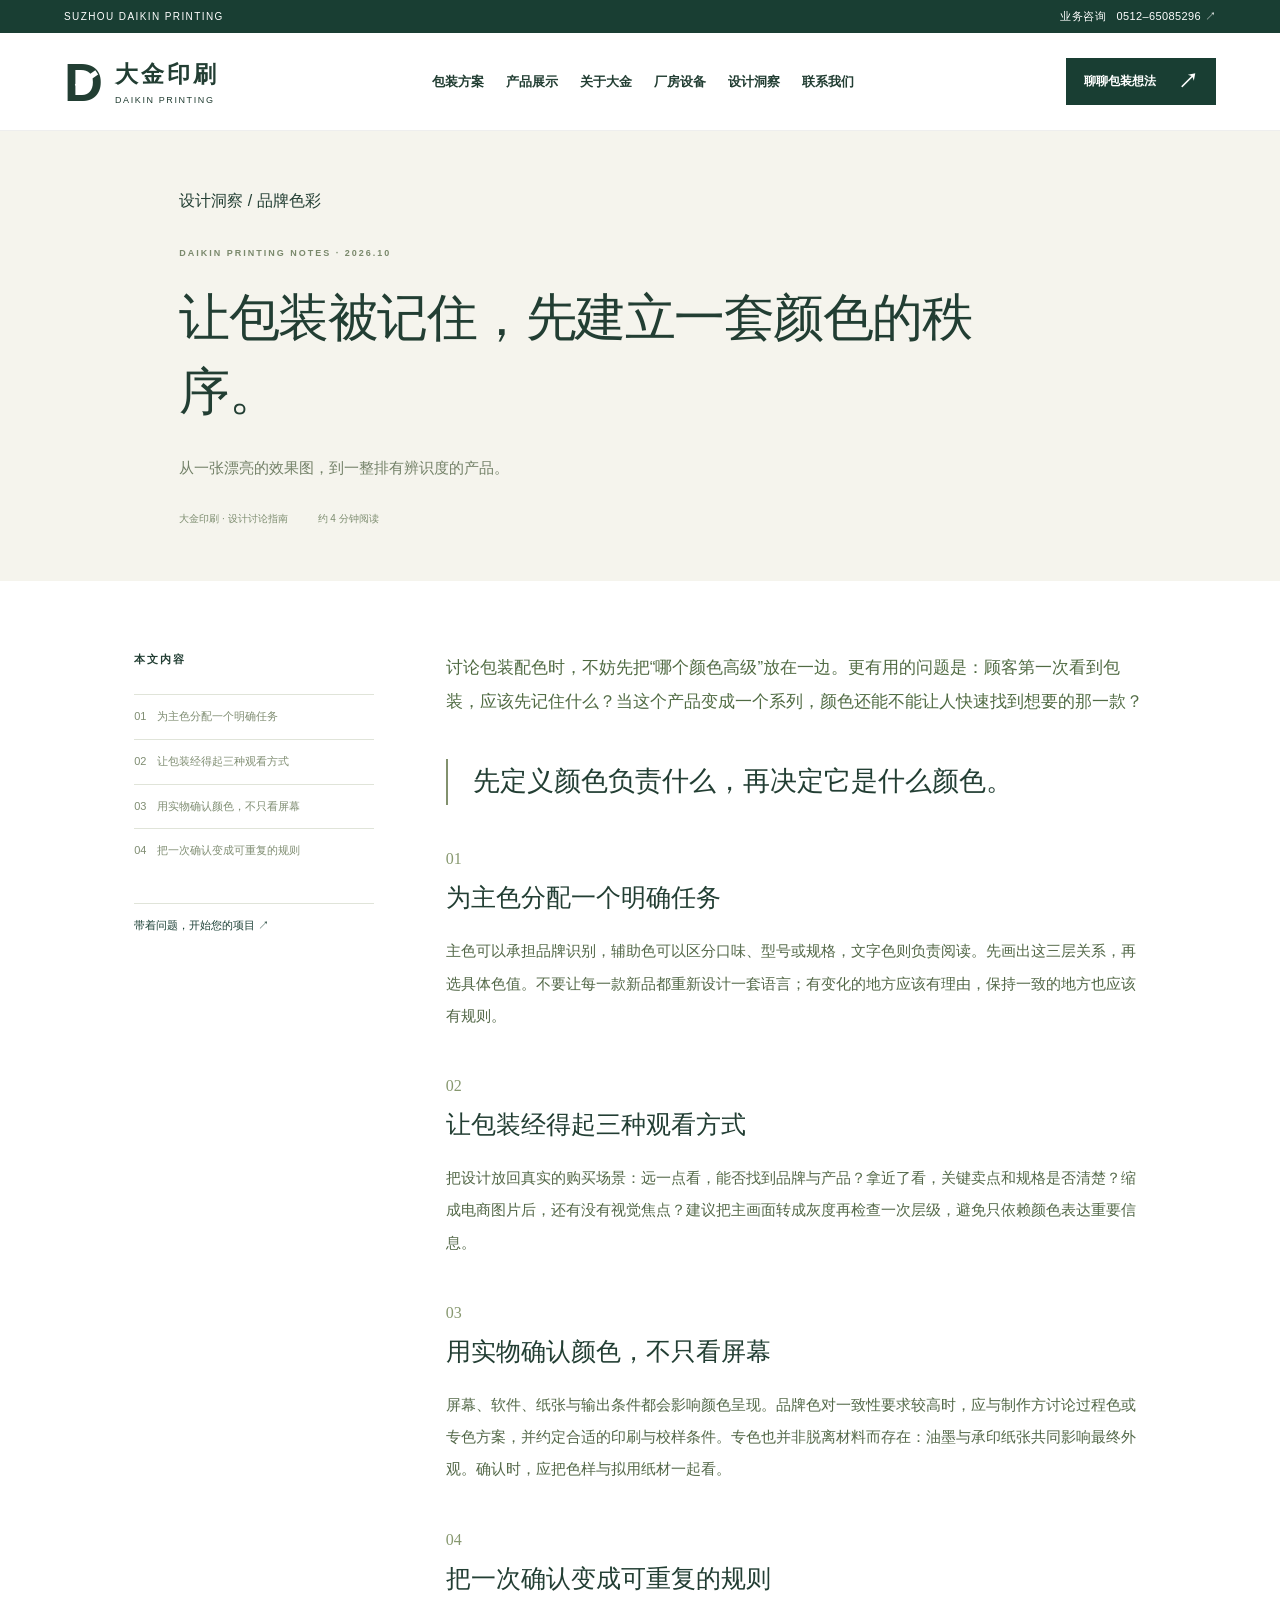
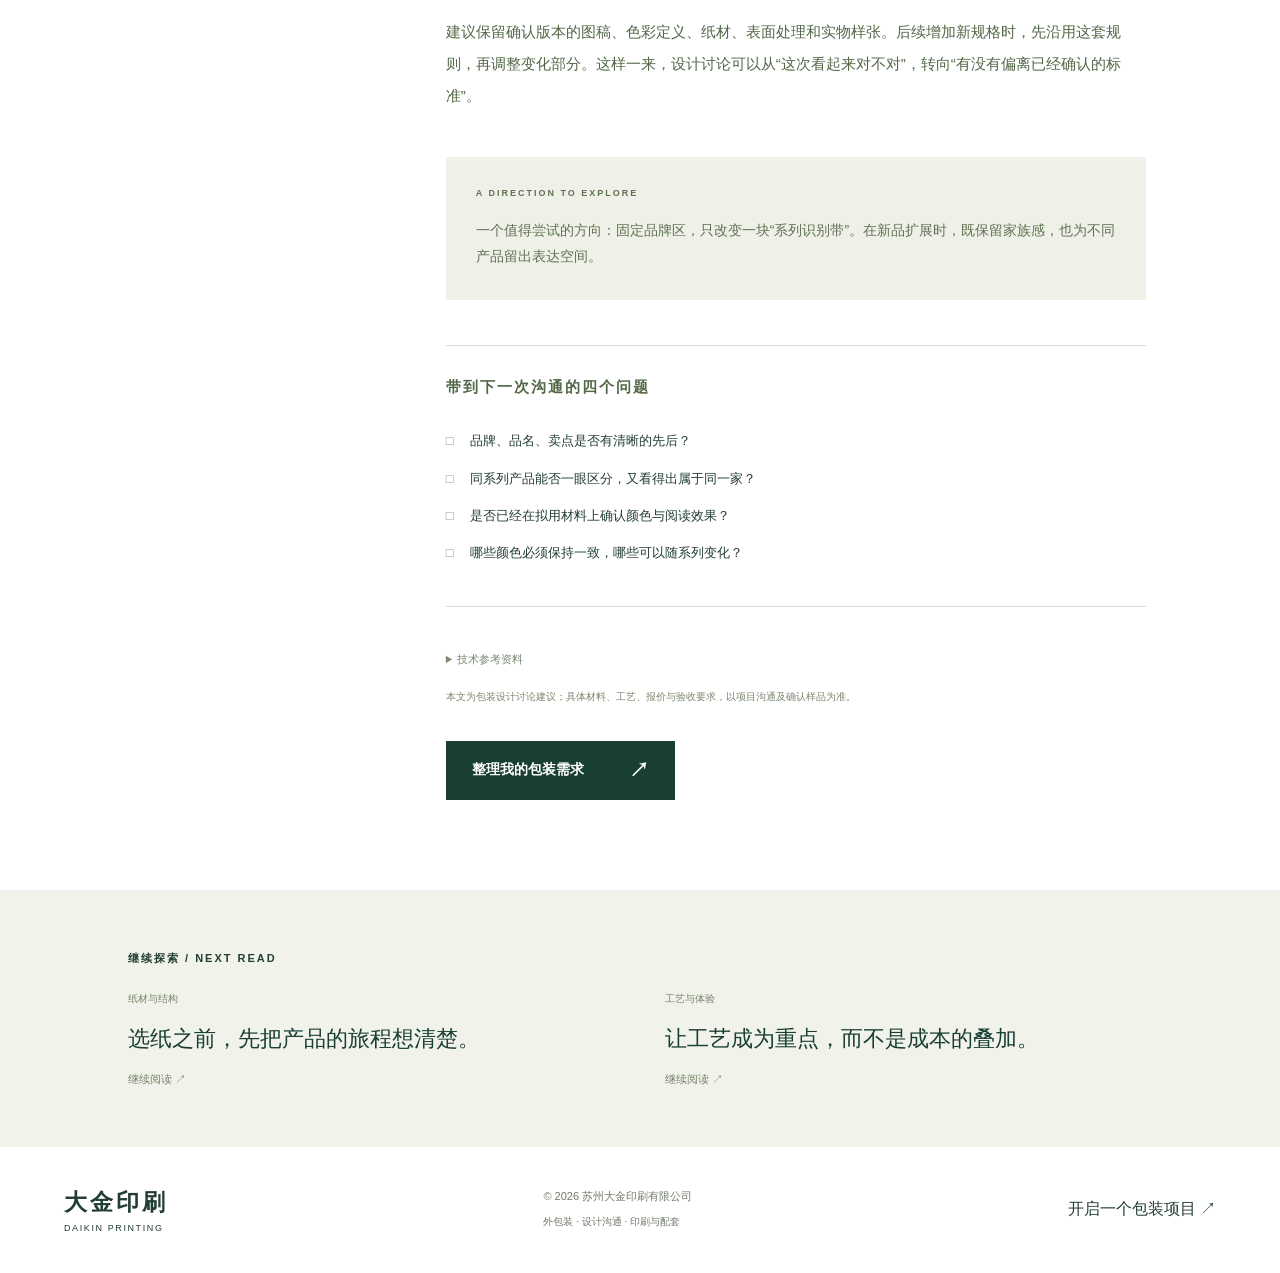
<file: insight-color.html>
<!doctype html><html lang="zh-CN"><head><meta charset="utf-8"><meta name="viewport" content="width=device-width,initial-scale=1"><title>让包装被记住，先建立一套颜色的秩序。 · 大金印刷</title><meta name="description" content="从一张漂亮的效果图，到一整排有辨识度的产品。"><meta name="theme-color" content="#193e33"><link rel="icon" href="assets/favicon.svg"><link rel="stylesheet" href="styles.css?v=5"><link rel="stylesheet" href="design.css?v=5"></head><body><a class="skip" href="#main">跳转到内容</a><div class="topbar"><span>SUZHOU DAIKIN PRINTING</span><a href="tel:+8651265085296">业务咨询 &nbsp; 0512–65085296 ↗</a></div>
<header><a class="brand" href="index.html" aria-label="大金印刷首页"><span class="brandmark" aria-hidden="true">D<span></span></span><span><b>大金印刷</b><small>DAIKIN PRINTING</small></span></a><nav id="nav" aria-label="主导航"><a href="design.html">包装方案</a><a href="products.html">产品展示</a><a href="index.html#about">关于大金</a><a href="equipment.html">厂房设备</a><a href="index.html#resources">设计洞察</a><a href="index.html#contact">联系我们</a></nav><a class="button small" href="design.html#brief">聊聊包装想法 <span>↗</span></a><button class="menu" aria-label="打开菜单" aria-expanded="false" aria-controls="nav">☰</button></header>
<main id="main"><header class="article-heading"><a href="index.html#resources" class="breadcrumb">设计洞察 / 品牌色彩</a><p class="eyebrow">DAIKIN PRINTING NOTES · 2026.10</p><h1>让包装被记住，先建立一套颜色的秩序。</h1><p>从一张漂亮的效果图，到一整排有辨识度的产品。</p><div class="article-meta">大金印刷 · 设计讨论指南 <span>约 4 分钟阅读</span></div></header><div class="article-layout"><aside><p class="eyebrow">本文内容</p><a href="#section-1">01　为主色分配一个明确任务</a><a href="#section-2">02　让包装经得起三种观看方式</a><a href="#section-3">03　用实物确认颜色，不只看屏幕</a><a href="#section-4">04　把一次确认变成可重复的规则</a><a class="article-brief-link" href="design.html#brief">带着问题，开始您的项目 ↗</a></aside><article class="article-body"><p class="article-intro">讨论包装配色时，不妨先把“哪个颜色高级”放在一边。更有用的问题是：顾客第一次看到包装，应该先记住什么？当这个产品变成一个系列，颜色还能不能让人快速找到想要的那一款？</p><blockquote>先定义颜色负责什么，再决定它是什么颜色。</blockquote><section id="section-1"><span class="article-number">01</span><h2>为主色分配一个明确任务</h2><p>主色可以承担品牌识别，辅助色可以区分口味、型号或规格，文字色则负责阅读。先画出这三层关系，再选具体色值。不要让每一款新品都重新设计一套语言；有变化的地方应该有理由，保持一致的地方也应该有规则。</p></section><section id="section-2"><span class="article-number">02</span><h2>让包装经得起三种观看方式</h2><p>把设计放回真实的购买场景：远一点看，能否找到品牌与产品？拿近了看，关键卖点和规格是否清楚？缩成电商图片后，还有没有视觉焦点？建议把主画面转成灰度再检查一次层级，避免只依赖颜色表达重要信息。</p></section><section id="section-3"><span class="article-number">03</span><h2>用实物确认颜色，不只看屏幕</h2><p>屏幕、软件、纸张与输出条件都会影响颜色呈现。品牌色对一致性要求较高时，应与制作方讨论过程色或专色方案，并约定合适的印刷与校样条件。专色也并非脱离材料而存在：油墨与承印纸张共同影响最终外观。确认时，应把色样与拟用纸材一起看。</p></section><section id="section-4"><span class="article-number">04</span><h2>把一次确认变成可重复的规则</h2><p>建议保留确认版本的图稿、色彩定义、纸材、表面处理和实物样张。后续增加新规格时，先沿用这套规则，再调整变化部分。这样一来，设计讨论可以从“这次看起来对不对”，转向“有没有偏离已经确认的标准”。</p></section><div class="article-idea"><p class="eyebrow">A DIRECTION TO EXPLORE</p><p>一个值得尝试的方向：固定品牌区，只改变一块“系列识别带”。在新品扩展时，既保留家族感，也为不同产品留出表达空间。</p></div><section class="article-checklist"><p class="eyebrow">带到下一次沟通的四个问题</p><ul><li>品牌、品名、卖点是否有清晰的先后？</li><li>同系列产品能否一眼区分，又看得出属于同一家？</li><li>是否已经在拟用材料上确认颜色与阅读效果？</li><li>哪些颜色必须保持一致，哪些可以随系列变化？</li></ul></section><div class="article-references"><details><summary>技术参考资料</summary><a href="https://helpx.adobe.com/acrobat/using/color-management.html" target="_blank" rel="noopener">Adobe：色彩管理与输出条件 ↗</a><a href="https://helpx.adobe.com/au/creative-cloud/apps/colors/spot-and-process-colors.html" target="_blank" rel="noopener">Adobe：专色与过程色 ↗</a></details><p>本文为包装设计讨论建议；具体材料、工艺、报价与验收要求，以项目沟通及确认样品为准。</p></div><a class="button" href="design.html#brief">整理我的包装需求 <span>↗</span></a></article></div><section class="article-related"><p class="eyebrow">继续探索 / NEXT READ</p><div><a href="insight-material.html">纸材与结构<strong>选纸之前，先把产品的旅程想清楚。</strong><span>继续阅读 ↗</span></a><a href="insight-finish.html">工艺与体验<strong>让工艺成为重点，而不是成本的叠加。</strong><span>继续阅读 ↗</span></a></div></section></main><footer><a class="brand" href="index.html"><span><b>大金印刷</b><small>DAIKIN PRINTING</small></span></a><div>© 2026 苏州大金印刷有限公司<p>外包装 · 设计沟通 · 印刷与配套</p></div><a href="design.html#brief">开启一个包装项目 ↗</a></footer><script src="site.js?v=5"></script></body></html>
</file>
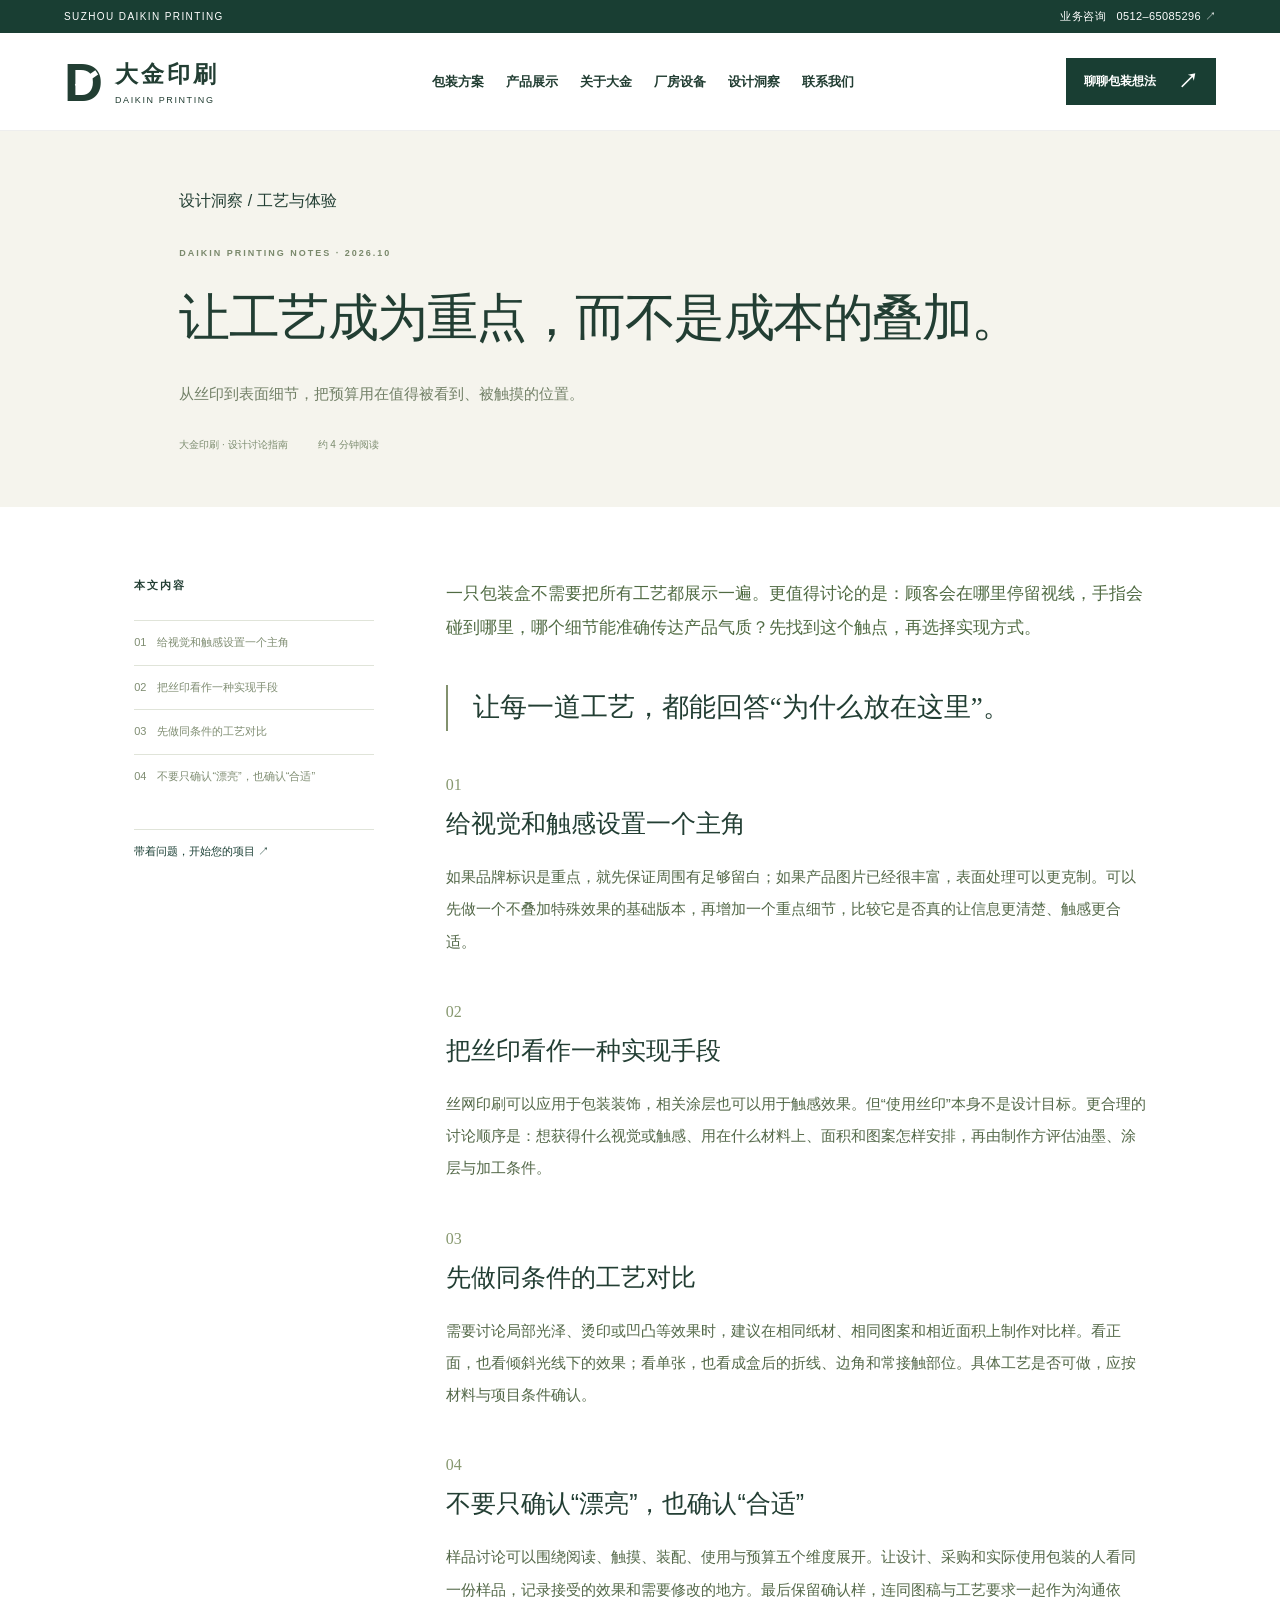
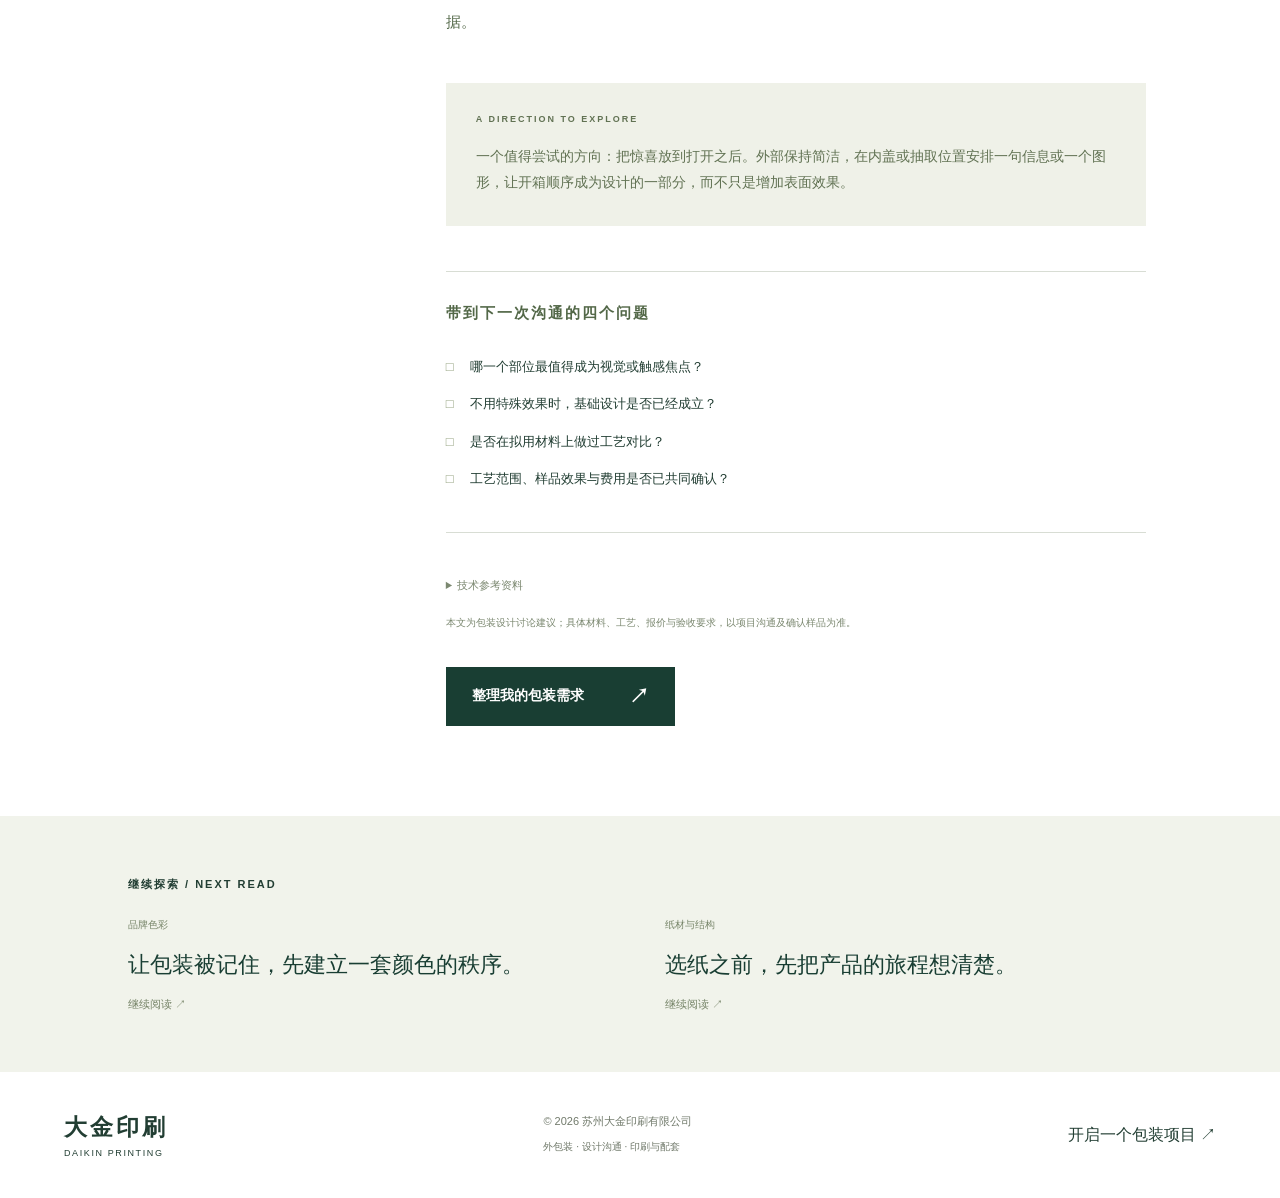
<file: insight-finish.html>
<!doctype html><html lang="zh-CN"><head><meta charset="utf-8"><meta name="viewport" content="width=device-width,initial-scale=1"><title>让工艺成为重点，而不是成本的叠加。 · 大金印刷</title><meta name="description" content="从丝印到表面细节，把预算用在值得被看到、被触摸的位置。"><meta name="theme-color" content="#193e33"><link rel="icon" href="assets/favicon.svg"><link rel="stylesheet" href="styles.css?v=5"><link rel="stylesheet" href="design.css?v=5"></head><body><a class="skip" href="#main">跳转到内容</a><div class="topbar"><span>SUZHOU DAIKIN PRINTING</span><a href="tel:+8651265085296">业务咨询 &nbsp; 0512–65085296 ↗</a></div>
<header><a class="brand" href="index.html" aria-label="大金印刷首页"><span class="brandmark" aria-hidden="true">D<span></span></span><span><b>大金印刷</b><small>DAIKIN PRINTING</small></span></a><nav id="nav" aria-label="主导航"><a href="design.html">包装方案</a><a href="products.html">产品展示</a><a href="index.html#about">关于大金</a><a href="equipment.html">厂房设备</a><a href="index.html#resources">设计洞察</a><a href="index.html#contact">联系我们</a></nav><a class="button small" href="design.html#brief">聊聊包装想法 <span>↗</span></a><button class="menu" aria-label="打开菜单" aria-expanded="false" aria-controls="nav">☰</button></header>
<main id="main"><header class="article-heading"><a href="index.html#resources" class="breadcrumb">设计洞察 / 工艺与体验</a><p class="eyebrow">DAIKIN PRINTING NOTES · 2026.10</p><h1>让工艺成为重点，而不是成本的叠加。</h1><p>从丝印到表面细节，把预算用在值得被看到、被触摸的位置。</p><div class="article-meta">大金印刷 · 设计讨论指南 <span>约 4 分钟阅读</span></div></header><div class="article-layout"><aside><p class="eyebrow">本文内容</p><a href="#section-1">01　给视觉和触感设置一个主角</a><a href="#section-2">02　把丝印看作一种实现手段</a><a href="#section-3">03　先做同条件的工艺对比</a><a href="#section-4">04　不要只确认“漂亮”，也确认“合适”</a><a class="article-brief-link" href="design.html#brief">带着问题，开始您的项目 ↗</a></aside><article class="article-body"><p class="article-intro">一只包装盒不需要把所有工艺都展示一遍。更值得讨论的是：顾客会在哪里停留视线，手指会碰到哪里，哪个细节能准确传达产品气质？先找到这个触点，再选择实现方式。</p><blockquote>让每一道工艺，都能回答“为什么放在这里”。</blockquote><section id="section-1"><span class="article-number">01</span><h2>给视觉和触感设置一个主角</h2><p>如果品牌标识是重点，就先保证周围有足够留白；如果产品图片已经很丰富，表面处理可以更克制。可以先做一个不叠加特殊效果的基础版本，再增加一个重点细节，比较它是否真的让信息更清楚、触感更合适。</p></section><section id="section-2"><span class="article-number">02</span><h2>把丝印看作一种实现手段</h2><p>丝网印刷可以应用于包装装饰，相关涂层也可以用于触感效果。但“使用丝印”本身不是设计目标。更合理的讨论顺序是：想获得什么视觉或触感、用在什么材料上、面积和图案怎样安排，再由制作方评估油墨、涂层与加工条件。</p></section><section id="section-3"><span class="article-number">03</span><h2>先做同条件的工艺对比</h2><p>需要讨论局部光泽、烫印或凹凸等效果时，建议在相同纸材、相同图案和相近面积上制作对比样。看正面，也看倾斜光线下的效果；看单张，也看成盒后的折线、边角和常接触部位。具体工艺是否可做，应按材料与项目条件确认。</p></section><section id="section-4"><span class="article-number">04</span><h2>不要只确认“漂亮”，也确认“合适”</h2><p>样品讨论可以围绕阅读、触摸、装配、使用与预算五个维度展开。让设计、采购和实际使用包装的人看同一份样品，记录接受的效果和需要修改的地方。最后保留确认样，连同图稿与工艺要求一起作为沟通依据。</p></section><div class="article-idea"><p class="eyebrow">A DIRECTION TO EXPLORE</p><p>一个值得尝试的方向：把惊喜放到打开之后。外部保持简洁，在内盖或抽取位置安排一句信息或一个图形，让开箱顺序成为设计的一部分，而不只是增加表面效果。</p></div><section class="article-checklist"><p class="eyebrow">带到下一次沟通的四个问题</p><ul><li>哪一个部位最值得成为视觉或触感焦点？</li><li>不用特殊效果时，基础设计是否已经成立？</li><li>是否在拟用材料上做过工艺对比？</li><li>工艺范围、样品效果与费用是否已共同确认？</li></ul></section><div class="article-references"><details><summary>技术参考资料</summary><a href="https://www.marabu.com/us/en/printing-inks/products/industry-solutions/packaging" target="_blank" rel="noopener">Marabu：包装装饰与触感涂层应用 ↗</a></details><p>本文为包装设计讨论建议；具体材料、工艺、报价与验收要求，以项目沟通及确认样品为准。</p></div><a class="button" href="design.html#brief">整理我的包装需求 <span>↗</span></a></article></div><section class="article-related"><p class="eyebrow">继续探索 / NEXT READ</p><div><a href="insight-color.html">品牌色彩<strong>让包装被记住，先建立一套颜色的秩序。</strong><span>继续阅读 ↗</span></a><a href="insight-material.html">纸材与结构<strong>选纸之前，先把产品的旅程想清楚。</strong><span>继续阅读 ↗</span></a></div></section></main><footer><a class="brand" href="index.html"><span><b>大金印刷</b><small>DAIKIN PRINTING</small></span></a><div>© 2026 苏州大金印刷有限公司<p>外包装 · 设计沟通 · 印刷与配套</p></div><a href="design.html#brief">开启一个包装项目 ↗</a></footer><script src="site.js?v=5"></script></body></html>
</file>
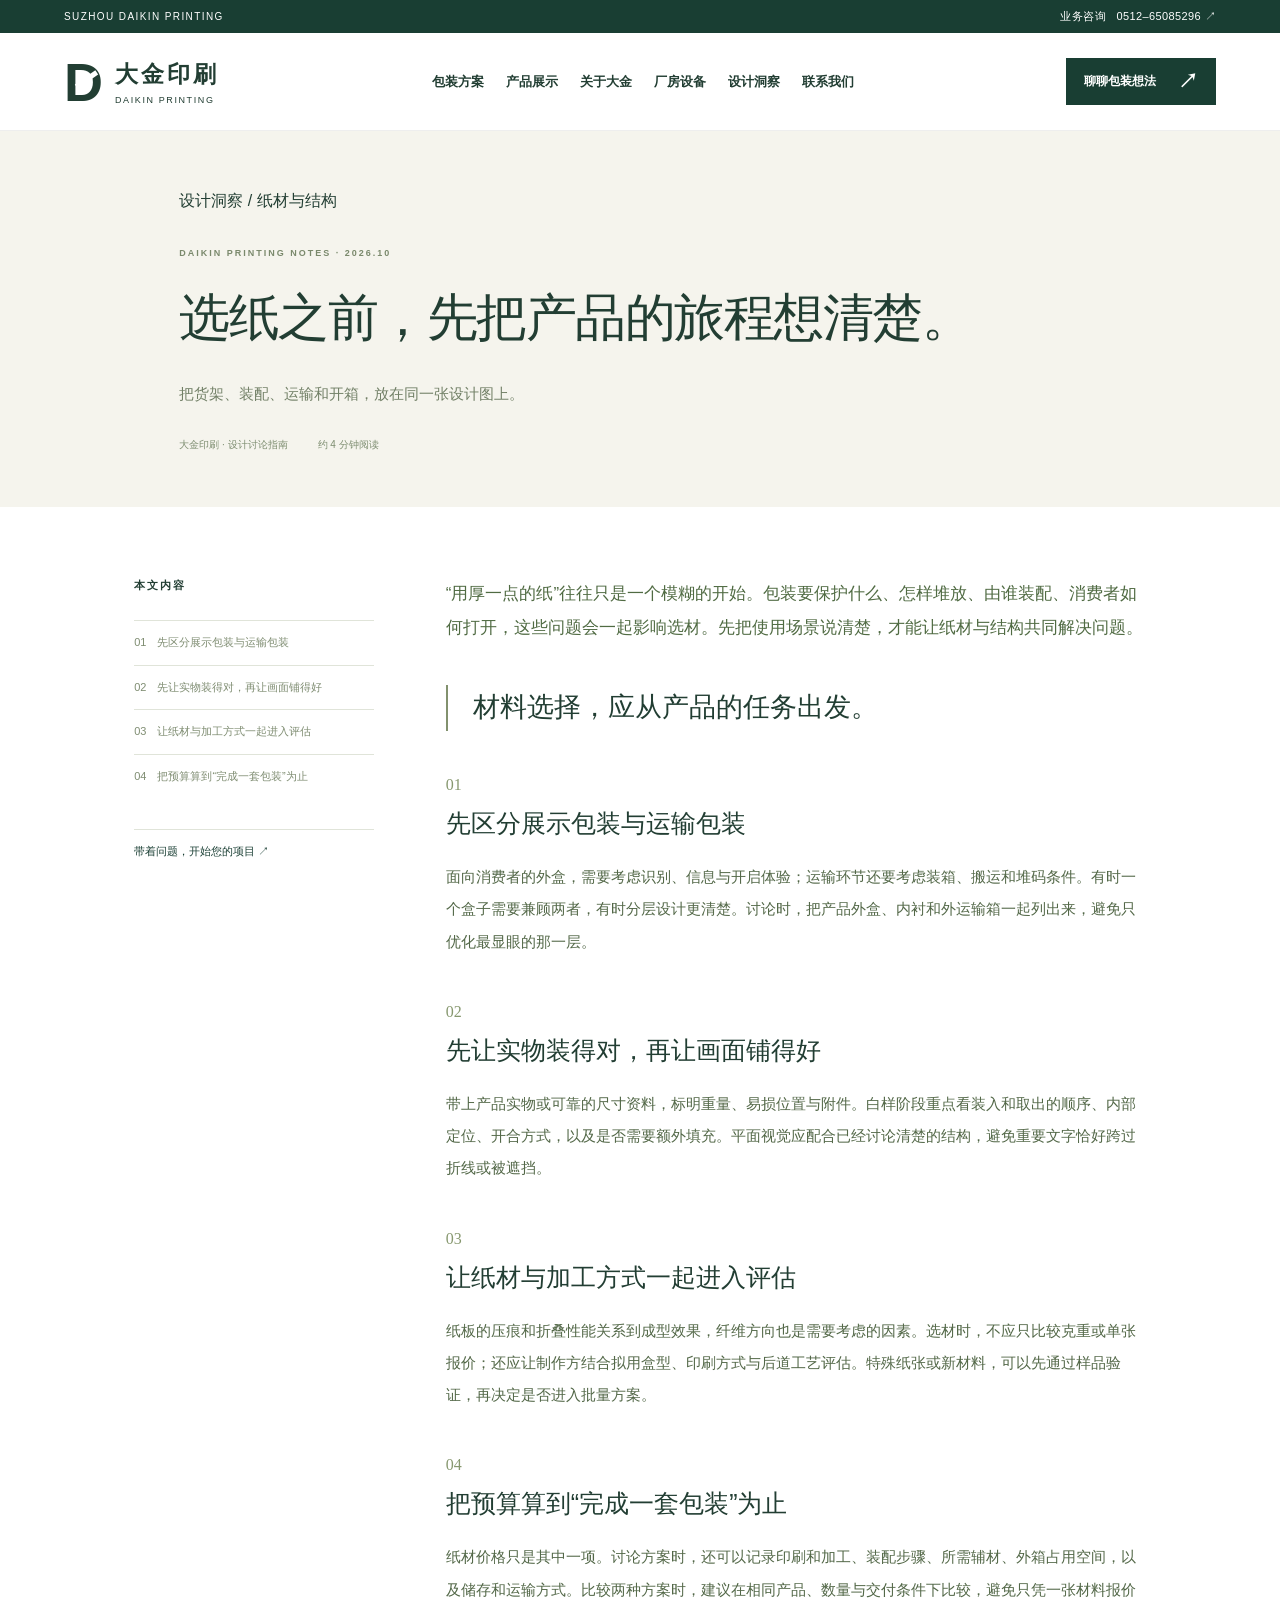
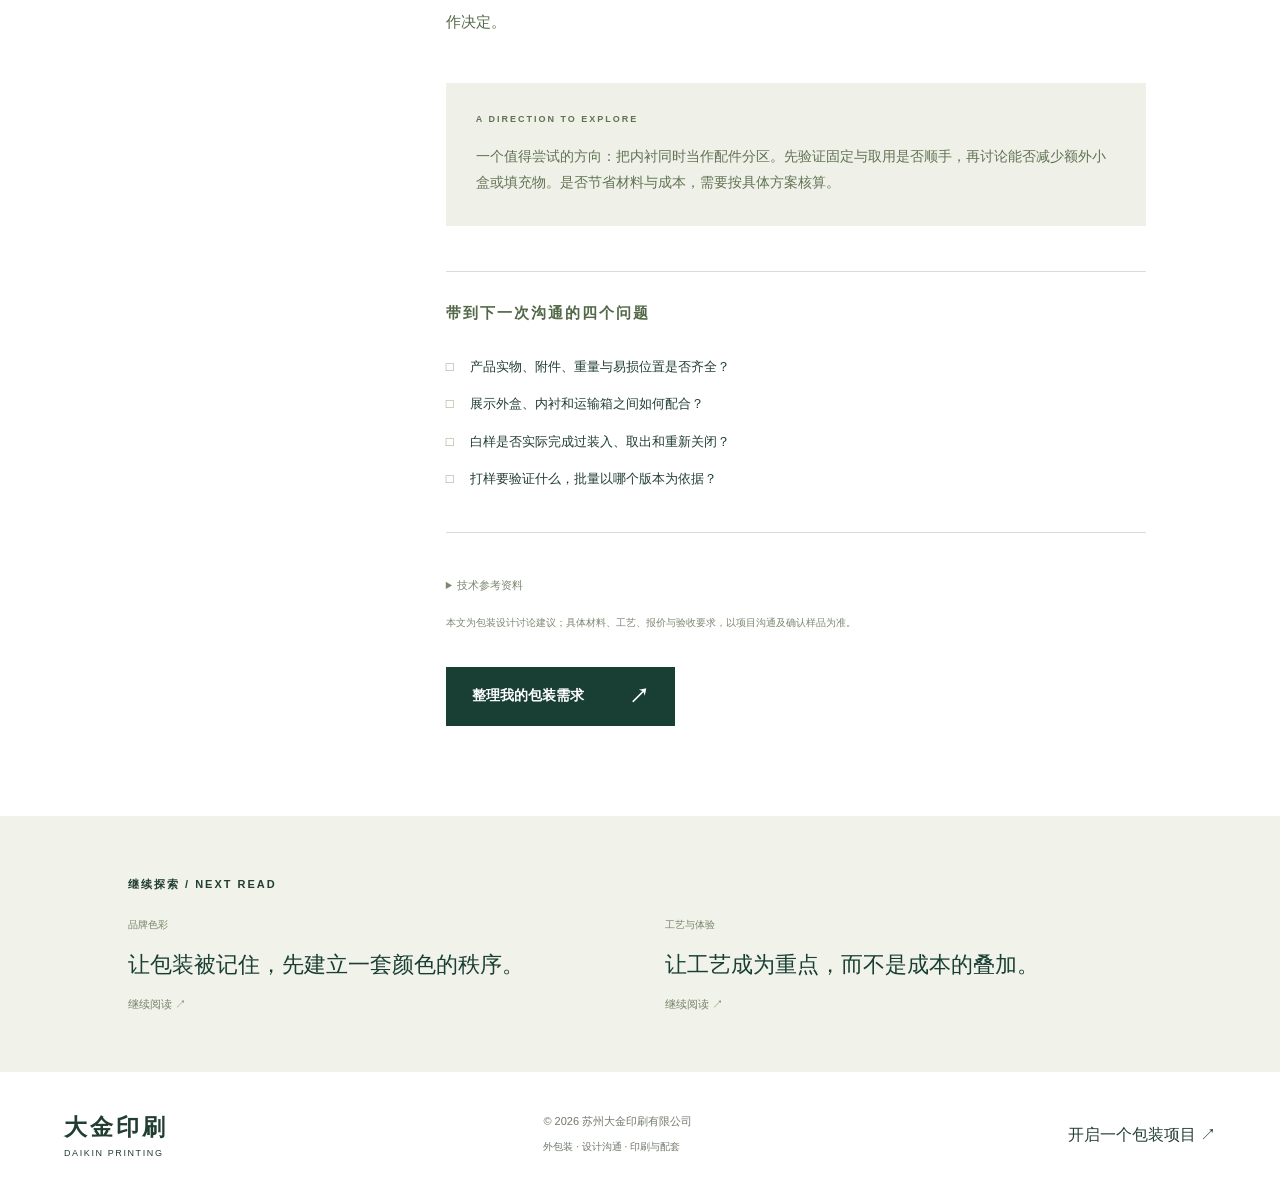
<file: insight-material.html>
<!doctype html><html lang="zh-CN"><head><meta charset="utf-8"><meta name="viewport" content="width=device-width,initial-scale=1"><title>选纸之前，先把产品的旅程想清楚。 · 大金印刷</title><meta name="description" content="把货架、装配、运输和开箱，放在同一张设计图上。"><meta name="theme-color" content="#193e33"><link rel="icon" href="assets/favicon.svg"><link rel="stylesheet" href="styles.css?v=5"><link rel="stylesheet" href="design.css?v=5"></head><body><a class="skip" href="#main">跳转到内容</a><div class="topbar"><span>SUZHOU DAIKIN PRINTING</span><a href="tel:+8651265085296">业务咨询 &nbsp; 0512–65085296 ↗</a></div>
<header><a class="brand" href="index.html" aria-label="大金印刷首页"><span class="brandmark" aria-hidden="true">D<span></span></span><span><b>大金印刷</b><small>DAIKIN PRINTING</small></span></a><nav id="nav" aria-label="主导航"><a href="design.html">包装方案</a><a href="products.html">产品展示</a><a href="index.html#about">关于大金</a><a href="equipment.html">厂房设备</a><a href="index.html#resources">设计洞察</a><a href="index.html#contact">联系我们</a></nav><a class="button small" href="design.html#brief">聊聊包装想法 <span>↗</span></a><button class="menu" aria-label="打开菜单" aria-expanded="false" aria-controls="nav">☰</button></header>
<main id="main"><header class="article-heading"><a href="index.html#resources" class="breadcrumb">设计洞察 / 纸材与结构</a><p class="eyebrow">DAIKIN PRINTING NOTES · 2026.10</p><h1>选纸之前，先把产品的旅程想清楚。</h1><p>把货架、装配、运输和开箱，放在同一张设计图上。</p><div class="article-meta">大金印刷 · 设计讨论指南 <span>约 4 分钟阅读</span></div></header><div class="article-layout"><aside><p class="eyebrow">本文内容</p><a href="#section-1">01　先区分展示包装与运输包装</a><a href="#section-2">02　先让实物装得对，再让画面铺得好</a><a href="#section-3">03　让纸材与加工方式一起进入评估</a><a href="#section-4">04　把预算算到“完成一套包装”为止</a><a class="article-brief-link" href="design.html#brief">带着问题，开始您的项目 ↗</a></aside><article class="article-body"><p class="article-intro">“用厚一点的纸”往往只是一个模糊的开始。包装要保护什么、怎样堆放、由谁装配、消费者如何打开，这些问题会一起影响选材。先把使用场景说清楚，才能让纸材与结构共同解决问题。</p><blockquote>材料选择，应从产品的任务出发。</blockquote><section id="section-1"><span class="article-number">01</span><h2>先区分展示包装与运输包装</h2><p>面向消费者的外盒，需要考虑识别、信息与开启体验；运输环节还要考虑装箱、搬运和堆码条件。有时一个盒子需要兼顾两者，有时分层设计更清楚。讨论时，把产品外盒、内衬和外运输箱一起列出来，避免只优化最显眼的那一层。</p></section><section id="section-2"><span class="article-number">02</span><h2>先让实物装得对，再让画面铺得好</h2><p>带上产品实物或可靠的尺寸资料，标明重量、易损位置与附件。白样阶段重点看装入和取出的顺序、内部定位、开合方式，以及是否需要额外填充。平面视觉应配合已经讨论清楚的结构，避免重要文字恰好跨过折线或被遮挡。</p></section><section id="section-3"><span class="article-number">03</span><h2>让纸材与加工方式一起进入评估</h2><p>纸板的压痕和折叠性能关系到成型效果，纤维方向也是需要考虑的因素。选材时，不应只比较克重或单张报价；还应让制作方结合拟用盒型、印刷方式与后道工艺评估。特殊纸张或新材料，可以先通过样品验证，再决定是否进入批量方案。</p></section><section id="section-4"><span class="article-number">04</span><h2>把预算算到“完成一套包装”为止</h2><p>纸材价格只是其中一项。讨论方案时，还可以记录印刷和加工、装配步骤、所需辅材、外箱占用空间，以及储存和运输方式。比较两种方案时，建议在相同产品、数量与交付条件下比较，避免只凭一张材料报价作决定。</p></section><div class="article-idea"><p class="eyebrow">A DIRECTION TO EXPLORE</p><p>一个值得尝试的方向：把内衬同时当作配件分区。先验证固定与取用是否顺手，再讨论能否减少额外小盒或填充物。是否节省材料与成本，需要按具体方案核算。</p></div><section class="article-checklist"><p class="eyebrow">带到下一次沟通的四个问题</p><ul><li>产品实物、附件、重量与易损位置是否齐全？</li><li>展示外盒、内衬和运输箱之间如何配合？</li><li>白样是否实际完成过装入、取出和重新关闭？</li><li>打样要验证什么，批量以哪个版本为依据？</li></ul></section><div class="article-references"><details><summary>技术参考资料</summary><a href="https://www.iggesund.com/it/insights/paperboard-know-how/paperboard-manual/paperboard-manual-publication/printing-and-converting-performance/creasability-and-foldability/" target="_blank" rel="noopener">Holmen / Iggesund：纸板压痕与折叠性能 ↗</a></details><p>本文为包装设计讨论建议；具体材料、工艺、报价与验收要求，以项目沟通及确认样品为准。</p></div><a class="button" href="design.html#brief">整理我的包装需求 <span>↗</span></a></article></div><section class="article-related"><p class="eyebrow">继续探索 / NEXT READ</p><div><a href="insight-color.html">品牌色彩<strong>让包装被记住，先建立一套颜色的秩序。</strong><span>继续阅读 ↗</span></a><a href="insight-finish.html">工艺与体验<strong>让工艺成为重点，而不是成本的叠加。</strong><span>继续阅读 ↗</span></a></div></section></main><footer><a class="brand" href="index.html"><span><b>大金印刷</b><small>DAIKIN PRINTING</small></span></a><div>© 2026 苏州大金印刷有限公司<p>外包装 · 设计沟通 · 印刷与配套</p></div><a href="design.html#brief">开启一个包装项目 ↗</a></footer><script src="site.js?v=5"></script></body></html>
</file>
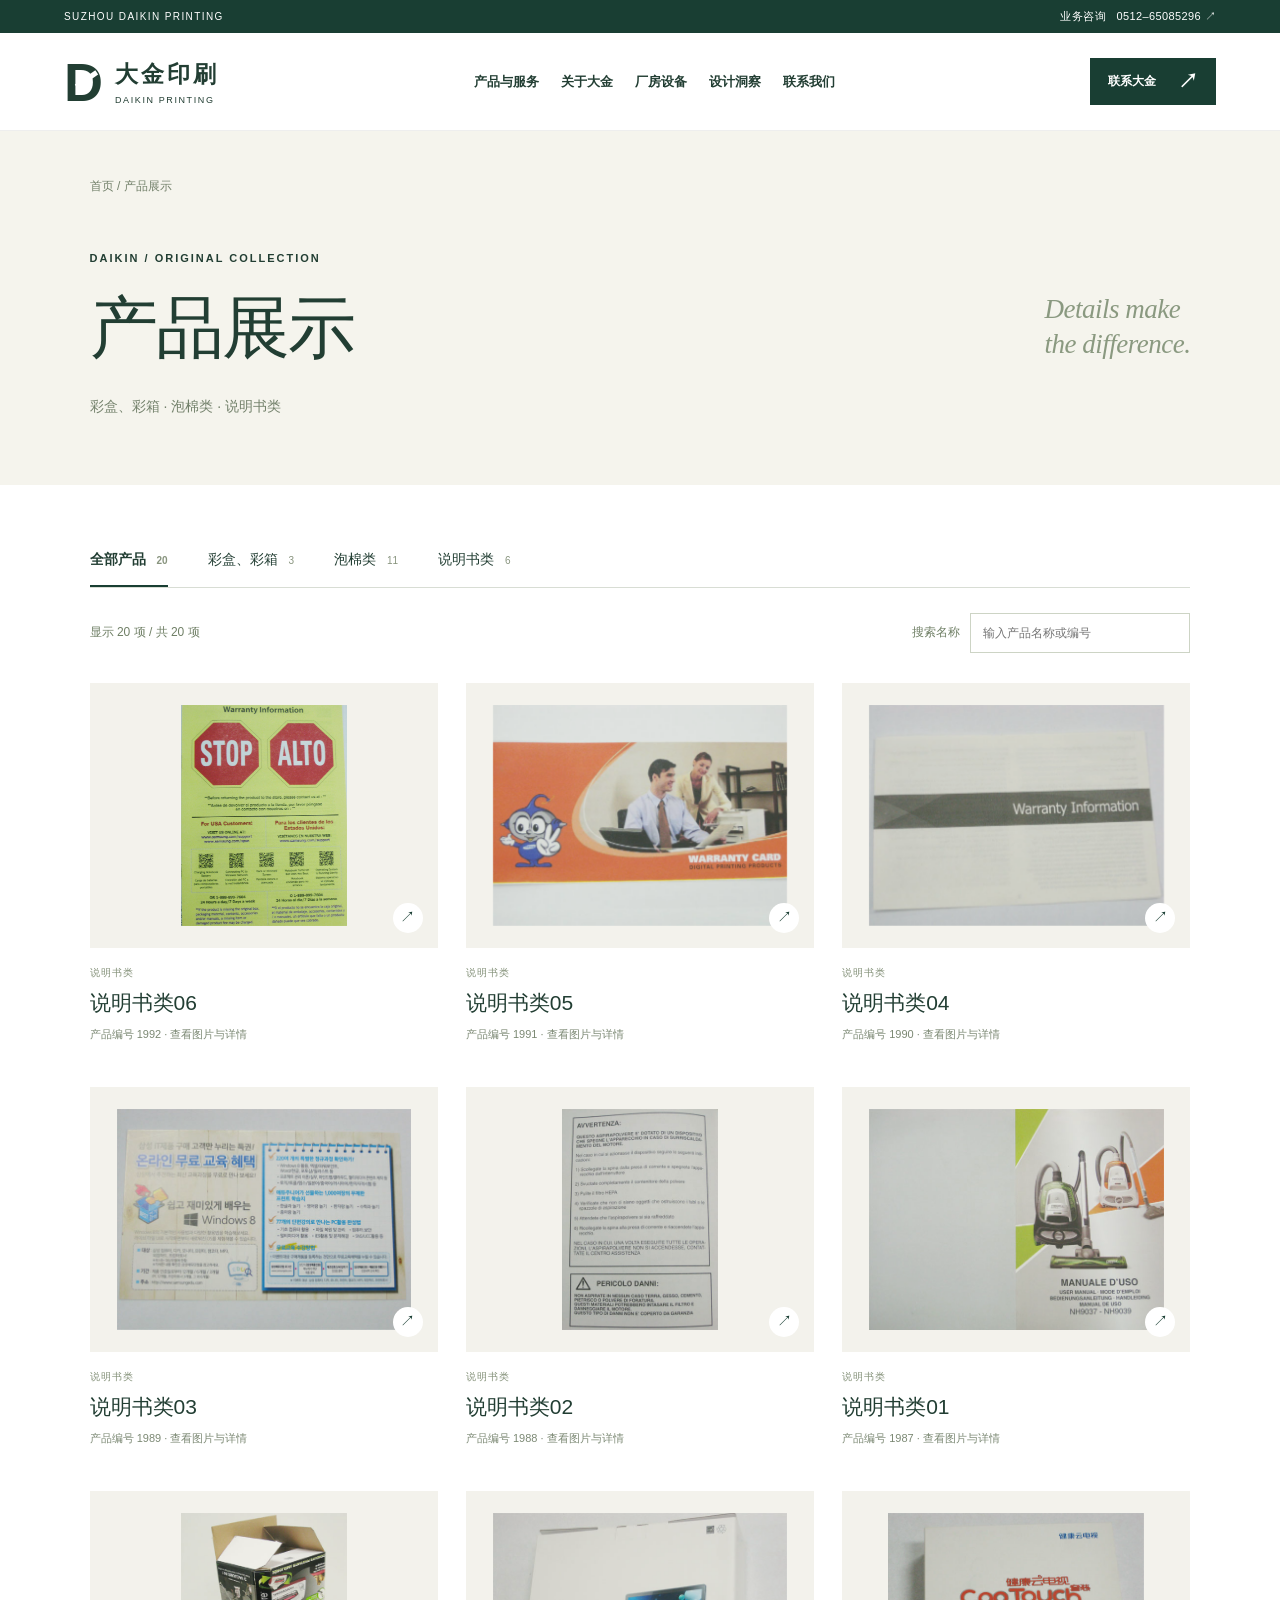
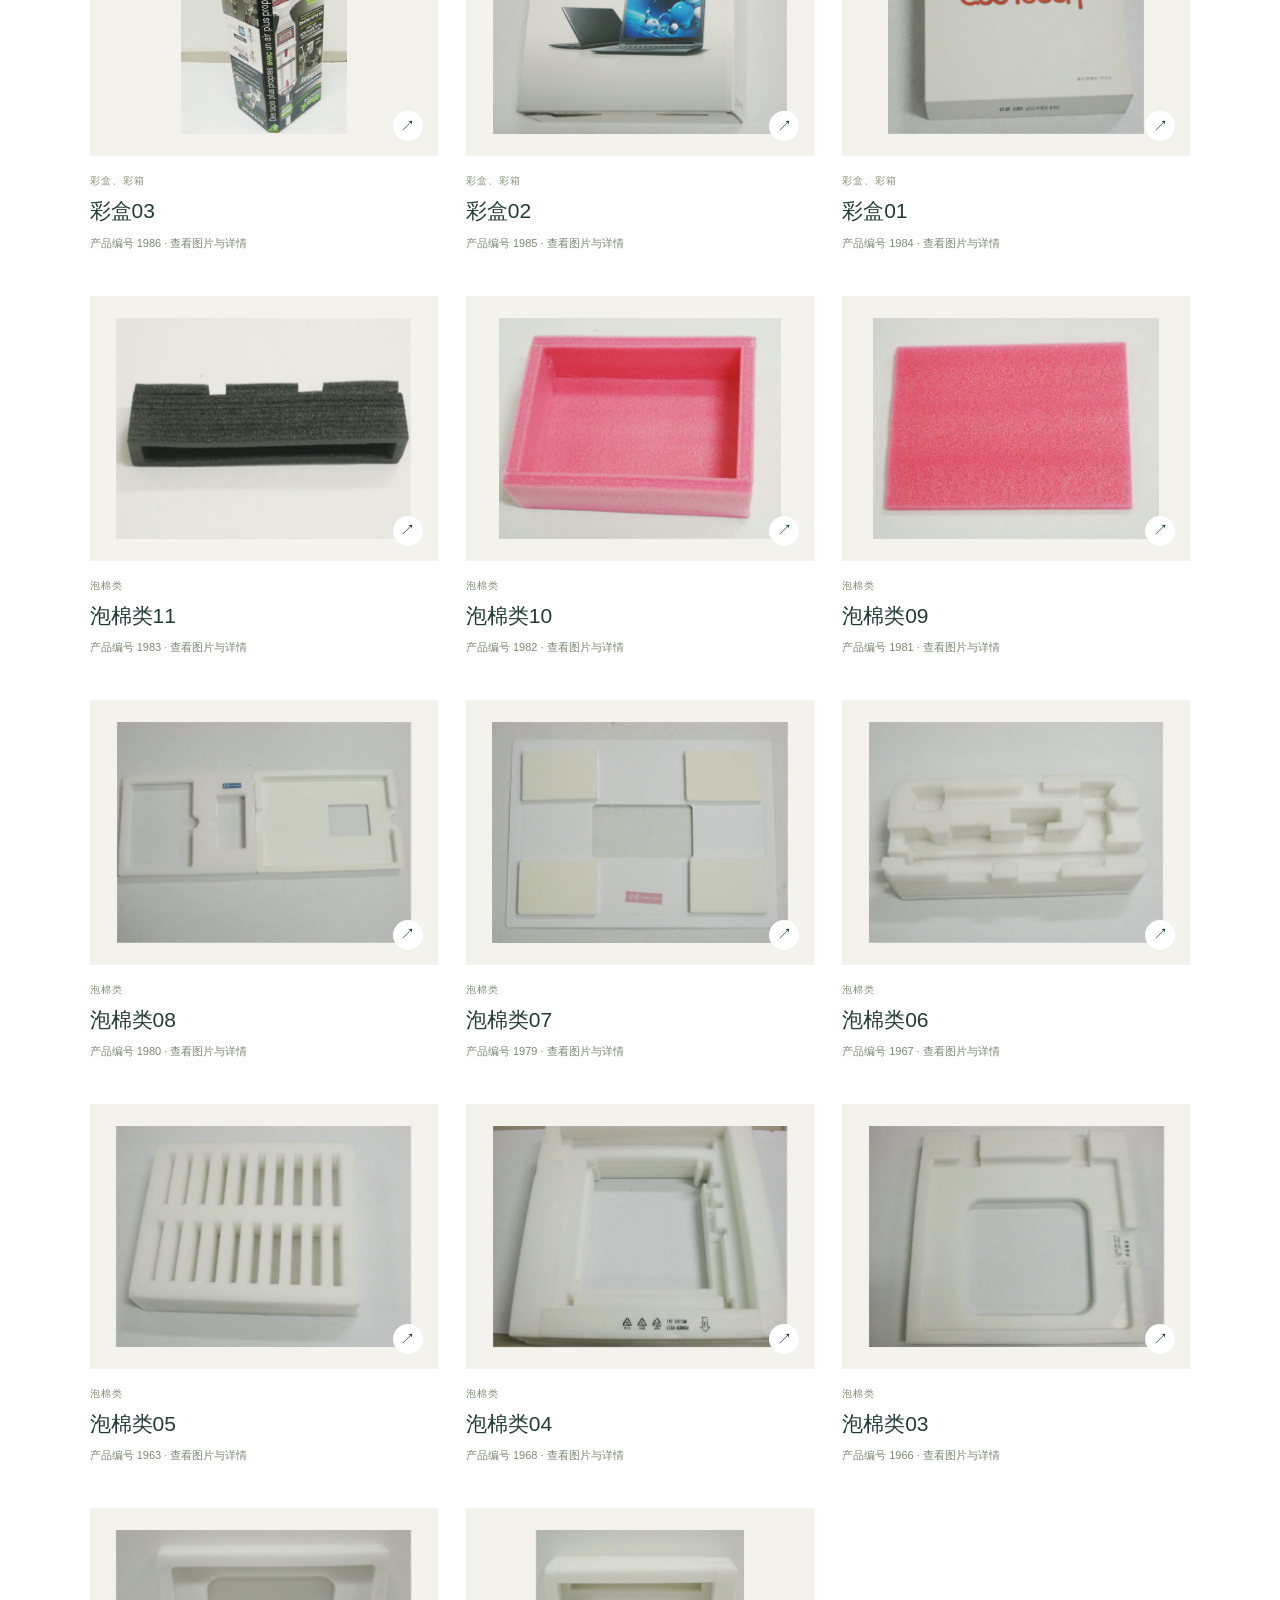
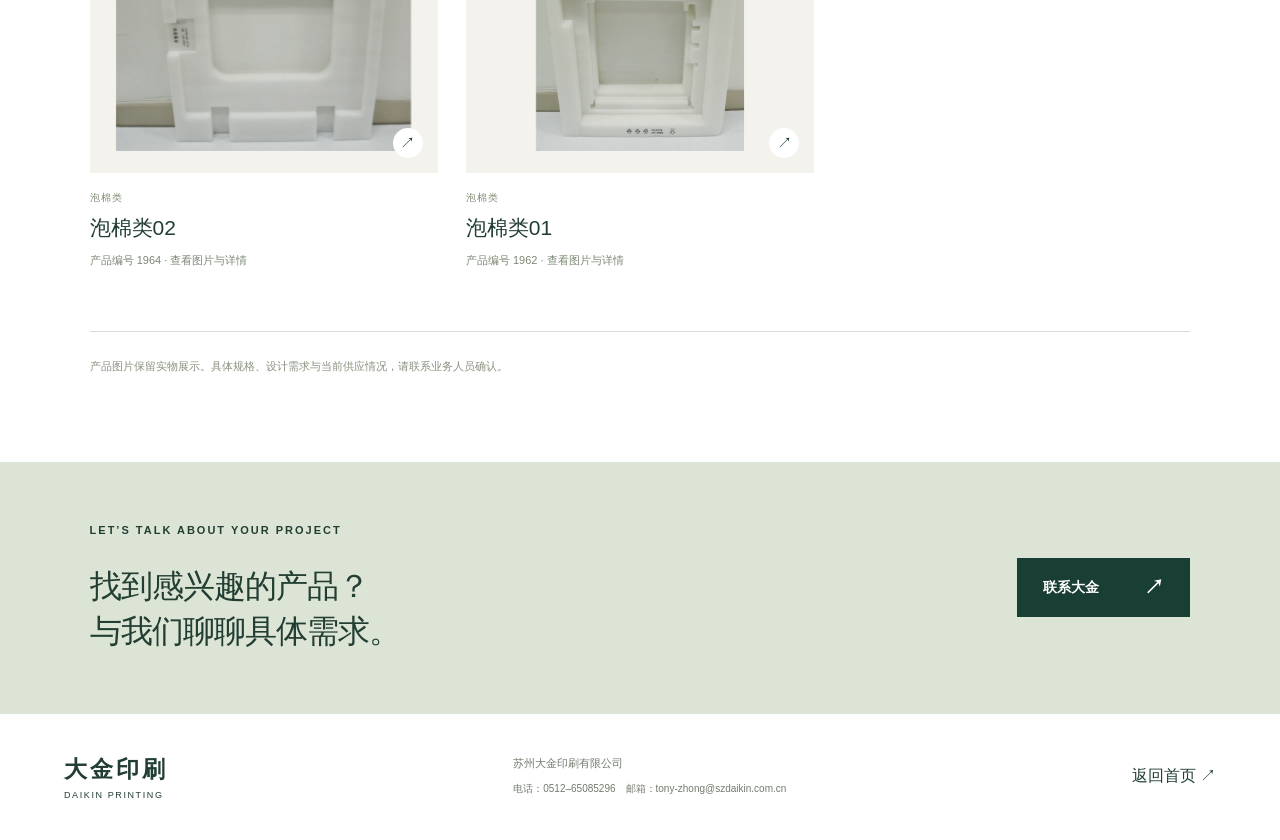
<file: products.html>
<!doctype html><html lang="zh-CN"><head><meta charset="utf-8"><meta name="viewport" content="width=device-width,initial-scale=1"><title>产品展示 · 苏州大金印刷有限公司</title><meta name="description" content="彩盒、彩箱 · 泡棉类 · 说明书类"><link rel="icon" href="assets/favicon.svg"><link rel="stylesheet" href="styles.css?v=3"><link rel="stylesheet" href="catalog.css?v=5"><link rel="stylesheet" href="design.css?v=5"></head><body data-catalog="products"><a class="skip" href="#main">跳转到内容</a><div class="topbar"><span>SUZHOU DAIKIN PRINTING</span><a href="tel:+8651265085296">业务咨询 &nbsp; 0512–65085296 ↗</a></div>
<header><a class="brand" href="index.html" aria-label="大金印刷首页"><span class="brandmark" aria-hidden="true">D<span></span></span><span><b>大金印刷</b><small>DAIKIN PRINTING</small></span></a><nav id="nav" aria-label="主导航"><a href="products.html">产品与服务</a><a href="index.html#about">关于大金</a><a href="equipment.html">厂房设备</a><a href="index.html#resources">设计洞察</a><a href="index.html#contact">联系我们</a></nav><a class="button small" href="index.html#contact">联系大金 <span>↗</span></a><button class="menu" aria-label="打开菜单" aria-expanded="false" aria-controls="nav">☰</button></header>
<main id="main"><section class="catalog-intro"><a class="breadcrumb" href="index.html">首页</a><span class="breadcrumb"> / 产品展示</span><p class="eyebrow">DAIKIN / ORIGINAL COLLECTION</p><h1>产品展示<span>Details make<br>the difference.</span></h1><p>彩盒、彩箱 · 泡棉类 · 说明书类</p></section><section class="catalog-section"><div class="catalog-filters" role="group" aria-label="产品分类"><button data-category="all" aria-pressed="true">全部产品 <span>20</span></button><button data-category="box" aria-pressed="false">彩盒、彩箱 <span>3</span></button><button data-category="foam" aria-pressed="false">泡棉类 <span>11</span></button><button data-category="manual" aria-pressed="false">说明书类 <span>6</span></button></div><div class="catalog-toolbar"><span id="result-count" role="status"></span><label class="catalog-search"><span>搜索名称</span><input type="search" id="catalog-search" placeholder="输入产品名称或编号" aria-label="搜索产品名称"></label></div><div class="catalog-grid" id="catalog-grid"><article class="catalog-card" data-id="1992" data-category="manual"><a href="products.html?id=1992" aria-label="查看说明书类06"><div class="catalog-image"><img src="assets/original/20131029160058.jpg" alt="说明书类06" loading="lazy" decoding="async"><span aria-hidden="true">↗</span></div><span class="category">说明书类</span><h2>说明书类06</h2><p>产品编号 1992 · 查看图片与详情</p></a></article><article class="catalog-card" data-id="1991" data-category="manual"><a href="products.html?id=1991" aria-label="查看说明书类05"><div class="catalog-image"><img src="assets/original/20131029160029.jpg" alt="说明书类05" loading="lazy" decoding="async"><span aria-hidden="true">↗</span></div><span class="category">说明书类</span><h2>说明书类05</h2><p>产品编号 1991 · 查看图片与详情</p></a></article><article class="catalog-card" data-id="1990" data-category="manual"><a href="products.html?id=1990" aria-label="查看说明书类04"><div class="catalog-image"><img src="assets/original/20131029160010.jpg" alt="说明书类04" loading="lazy" decoding="async"><span aria-hidden="true">↗</span></div><span class="category">说明书类</span><h2>说明书类04</h2><p>产品编号 1990 · 查看图片与详情</p></a></article><article class="catalog-card" data-id="1989" data-category="manual"><a href="products.html?id=1989" aria-label="查看说明书类03"><div class="catalog-image"><img src="assets/original/20131029155947.jpg" alt="说明书类03" loading="lazy" decoding="async"><span aria-hidden="true">↗</span></div><span class="category">说明书类</span><h2>说明书类03</h2><p>产品编号 1989 · 查看图片与详情</p></a></article><article class="catalog-card" data-id="1988" data-category="manual"><a href="products.html?id=1988" aria-label="查看说明书类02"><div class="catalog-image"><img src="assets/original/20131029155923.jpg" alt="说明书类02" loading="lazy" decoding="async"><span aria-hidden="true">↗</span></div><span class="category">说明书类</span><h2>说明书类02</h2><p>产品编号 1988 · 查看图片与详情</p></a></article><article class="catalog-card" data-id="1987" data-category="manual"><a href="products.html?id=1987" aria-label="查看说明书类01"><div class="catalog-image"><img src="assets/original/20131029155861.jpg" alt="说明书类01" loading="lazy" decoding="async"><span aria-hidden="true">↗</span></div><span class="category">说明书类</span><h2>说明书类01</h2><p>产品编号 1987 · 查看图片与详情</p></a></article><article class="catalog-card" data-id="1986" data-category="box"><a href="products.html?id=1986" aria-label="查看彩盒03"><div class="catalog-image"><img src="assets/original/20131029153240.jpg" alt="彩盒03" loading="lazy" decoding="async"><span aria-hidden="true">↗</span></div><span class="category">彩盒、彩箱</span><h2>彩盒03</h2><p>产品编号 1986 · 查看图片与详情</p></a></article><article class="catalog-card" data-id="1985" data-category="box"><a href="products.html?id=1985" aria-label="查看彩盒02"><div class="catalog-image"><img src="assets/original/20131029153224.jpg" alt="彩盒02" loading="lazy" decoding="async"><span aria-hidden="true">↗</span></div><span class="category">彩盒、彩箱</span><h2>彩盒02</h2><p>产品编号 1985 · 查看图片与详情</p></a></article><article class="catalog-card" data-id="1984" data-category="box"><a href="products.html?id=1984" aria-label="查看彩盒01"><div class="catalog-image"><img src="assets/original/20131029153163.jpg" alt="彩盒01" loading="lazy" decoding="async"><span aria-hidden="true">↗</span></div><span class="category">彩盒、彩箱</span><h2>彩盒01</h2><p>产品编号 1984 · 查看图片与详情</p></a></article><article class="catalog-card" data-id="1983" data-category="foam"><a href="products.html?id=1983" aria-label="查看泡棉类11"><div class="catalog-image"><img src="assets/original/20131029151711.jpg" alt="泡棉类11" loading="lazy" decoding="async"><span aria-hidden="true">↗</span></div><span class="category">泡棉类</span><h2>泡棉类11</h2><p>产品编号 1983 · 查看图片与详情</p></a></article><article class="catalog-card" data-id="1982" data-category="foam"><a href="products.html?id=1982" aria-label="查看泡棉类10"><div class="catalog-image"><img src="assets/original/20131029151649.jpg" alt="泡棉类10" loading="lazy" decoding="async"><span aria-hidden="true">↗</span></div><span class="category">泡棉类</span><h2>泡棉类10</h2><p>产品编号 1982 · 查看图片与详情</p></a></article><article class="catalog-card" data-id="1981" data-category="foam"><a href="products.html?id=1981" aria-label="查看泡棉类09"><div class="catalog-image"><img src="assets/original/20131029151628.jpg" alt="泡棉类09" loading="lazy" decoding="async"><span aria-hidden="true">↗</span></div><span class="category">泡棉类</span><h2>泡棉类09</h2><p>产品编号 1981 · 查看图片与详情</p></a></article><article class="catalog-card" data-id="1980" data-category="foam"><a href="products.html?id=1980" aria-label="查看泡棉类08"><div class="catalog-image"><img src="assets/original/20131029151541.jpg" alt="泡棉类08" loading="lazy" decoding="async"><span aria-hidden="true">↗</span></div><span class="category">泡棉类</span><h2>泡棉类08</h2><p>产品编号 1980 · 查看图片与详情</p></a></article><article class="catalog-card" data-id="1979" data-category="foam"><a href="products.html?id=1979" aria-label="查看泡棉类07"><div class="catalog-image"><img src="assets/original/20131029151463.jpg" alt="泡棉类07" loading="lazy" decoding="async"><span aria-hidden="true">↗</span></div><span class="category">泡棉类</span><h2>泡棉类07</h2><p>产品编号 1979 · 查看图片与详情</p></a></article><article class="catalog-card" data-id="1967" data-category="foam"><a href="products.html?id=1967" aria-label="查看泡棉类06"><div class="catalog-image"><img src="assets/original/20131029151420.jpg" alt="泡棉类06" loading="lazy" decoding="async"><span aria-hidden="true">↗</span></div><span class="category">泡棉类</span><h2>泡棉类06</h2><p>产品编号 1967 · 查看图片与详情</p></a></article><article class="catalog-card" data-id="1963" data-category="foam"><a href="products.html?id=1963" aria-label="查看泡棉类05"><div class="catalog-image"><img src="assets/original/20131029151361.jpg" alt="泡棉类05" loading="lazy" decoding="async"><span aria-hidden="true">↗</span></div><span class="category">泡棉类</span><h2>泡棉类05</h2><p>产品编号 1963 · 查看图片与详情</p></a></article><article class="catalog-card" data-id="1968" data-category="foam"><a href="products.html?id=1968" aria-label="查看泡棉类04"><div class="catalog-image"><img src="assets/original/20131029151315.jpg" alt="泡棉类04" loading="lazy" decoding="async"><span aria-hidden="true">↗</span></div><span class="category">泡棉类</span><h2>泡棉类04</h2><p>产品编号 1968 · 查看图片与详情</p></a></article><article class="catalog-card" data-id="1966" data-category="foam"><a href="products.html?id=1966" aria-label="查看泡棉类03"><div class="catalog-image"><img src="assets/original/20131029151255.jpg" alt="泡棉类03" loading="lazy" decoding="async"><span aria-hidden="true">↗</span></div><span class="category">泡棉类</span><h2>泡棉类03</h2><p>产品编号 1966 · 查看图片与详情</p></a></article><article class="catalog-card" data-id="1964" data-category="foam"><a href="products.html?id=1964" aria-label="查看泡棉类02"><div class="catalog-image"><img src="assets/original/20131029151217.jpg" alt="泡棉类02" loading="lazy" decoding="async"><span aria-hidden="true">↗</span></div><span class="category">泡棉类</span><h2>泡棉类02</h2><p>产品编号 1964 · 查看图片与详情</p></a></article><article class="catalog-card" data-id="1962" data-category="foam"><a href="products.html?id=1962" aria-label="查看泡棉类01"><div class="catalog-image"><img src="assets/original/20131029151144.jpg" alt="泡棉类01" loading="lazy" decoding="async"><span aria-hidden="true">↗</span></div><span class="category">泡棉类</span><h2>泡棉类01</h2><p>产品编号 1962 · 查看图片与详情</p></a></article></div><p class="empty" id="empty" hidden>没有找到匹配的产品，请更换关键词或分类。</p><p class="catalog-footnote">产品图片保留实物展示。具体规格、设计需求与当前供应情况，请联系业务人员确认。</p></section><section class="catalog-cta"><div><p class="eyebrow">LET’S TALK ABOUT YOUR PROJECT</p><h2>找到感兴趣的产品？<br>与我们聊聊具体需求。</h2></div><a class="button" href="index.html#contact">联系大金 <span>↗</span></a></section></main><footer><a class="brand" href="index.html"><span><b>大金印刷</b><small>DAIKIN PRINTING</small></span></a><div>苏州大金印刷有限公司<p>电话：<a href="tel:+8651265085296">0512–65085296</a>　邮箱：<a href="mailto:tony-zhong@szdaikin.com.cn">tony-zhong@szdaikin.com.cn</a></p></div><a href="index.html">返回首页 ↗</a></footer><dialog class="product-dialog" id="product-dialog" aria-labelledby="product-name"><button class="close" aria-label="关闭详情">×</button><div class="detail-image"><img id="product-image" alt=""></div><div class="detail-info"><p class="eyebrow" id="product-category"></p><h2 id="product-name"></h2><p id="product-note"></p><div class="detail-meta"><span>产品参考编号</span><b id="product-number"></b></div><a class="button" id="product-inquiry" href="mailto:tony-zhong@szdaikin.com.cn">咨询此产品 <span>↗</span></a><a id="product-source" target="_blank" rel="noopener" class="source-link">探索包装方案 ↗</a><div class="gallery-nav"><button id="product-prev" aria-label="上一项">← 上一项</button><span id="product-position"></span><button id="product-next" aria-label="下一项">下一项 →</button></div></div></dialog><script src="catalog-data.js?v=5"></script><script src="catalog.js?v=5"></script></body></html>
</file>
<file: styles.css>
:root{--green:#193e33;--ink:#223e33;--cream:#f5f4ed;--line:#d8ddd4;--sage:#dce3d8}*{box-sizing:border-box}html{scroll-behavior:smooth;scroll-padding-top:95px}body{margin:0;color:var(--ink);font-family:Arial,"PingFang SC","Microsoft YaHei",sans-serif;background:#fff}a{color:inherit;text-decoration:none}button,input,textarea,select{font:inherit}button,a{-webkit-tap-highlight-color:transparent}button{cursor:pointer}button:focus-visible,a:focus-visible,input:focus-visible,select:focus-visible,textarea:focus-visible{outline:3px solid #af861e;outline-offset:5px}h1,h2,h3,p{margin:0}p{line-height:1.9}button{color:inherit}button span,a span{transition:transform .2s}button:hover>span,a:hover>span{transform:translate(2px,-2px)}.topbar{background:var(--green);color:white;height:33px;padding:0 5%;display:flex;align-items:center;justify-content:space-between;font-size:10px;letter-spacing:1.4px}.topbar a{font-size:11px;letter-spacing:.4px}header{height:98px;padding:0 5%;display:flex;align-items:center;justify-content:space-between;gap:30px;background:#fff;position:sticky;top:0;z-index:20;border-bottom:1px solid #eee}.brand{display:flex;gap:12px;align-items:center;flex-shrink:0}.brand b{font-size:24px;letter-spacing:4px}.brand small{display:block;font-size:9px;letter-spacing:1.6px;margin-top:5px}.brandmark{font-size:54px;font-weight:800;line-height:1;font-family:Arial;position:relative;letter-spacing:-9px;padding-right:9px}.brandmark span{position:absolute;left:10px;top:22px;width:25px;height:5px;background:#fff;transform:rotate(-35deg)}nav{display:flex;gap:33px;font-size:14px;font-weight:600}nav a:hover{color:#7a8052}.button{display:inline-flex;align-items:center;justify-content:space-between;gap:45px;min-height:53px;padding:15px 25px;background:var(--green);color:#fff;border:1px solid var(--green);font-size:14px;font-weight:600;transition:background .2s}.button:hover{background:#315d47}.button span{font-size:20px}.button.small{min-height:44px;padding:9px 17px;gap:22px;font-size:12px}.menu{display:none}.hero{display:grid;grid-template-columns:46% 54%;min-height:650px;background:var(--cream)}.herocopy{padding:77px 9% 28px 11%;display:flex;flex-direction:column;align-items:flex-start}.eyebrow{font-size:11px;font-weight:600;letter-spacing:2px;line-height:1.5;margin-bottom:26px}h1{font-size:clamp(42px,4.4vw,70px);line-height:1.32;font-weight:500;letter-spacing:-2px}h1 span{display:block}h1 span:after{content:"";width:60px;height:4px;background:#a8b39a;display:inline-block;vertical-align:middle;margin-left:16px}.intro{font-size:15px;line-height:2;color:#5a665b;margin:27px 0 31px}.herofoot{display:flex;justify-content:space-between;width:100%;align-items:center;margin-top:auto;padding-top:49px;font-size:11px;letter-spacing:1px;color:#657466}.herofoot a{font-size:26px}.heroimage{position:relative;margin:0;overflow:hidden;background:#dfe3d8}.heroimage img{width:100%;height:100%;object-fit:cover;position:absolute}.heroimage figcaption{position:absolute;bottom:18px;right:20px;font-size:10px;color:#465447;background:#ffffffb8;padding:6px 9px}.imageword{position:absolute;top:30px;right:35px;font:italic 23px Georgia;color:#3c5d47;line-height:1.2}.introbar{padding:29px 5%;display:flex;justify-content:space-between;align-items:center;border-bottom:1px solid var(--line);gap:20px}.introbar p{font-size:16px}.introbar span{font-size:12px;color:#6e756d}.introbar i{font-style:normal;margin:0 16px;color:#b2b8ab}.section{padding:95px 7%}.sectionhead{display:flex;align-items:flex-end;justify-content:space-between;margin-bottom:45px;gap:30px}.sectionhead>p{color:#737b70;font-size:14px}h2{font-size:clamp(30px,3.1vw,46px);line-height:1.4;font-weight:500;letter-spacing:-1px}.solutiongrid{display:grid;grid-template-columns:1fr 1fr;gap:32px}.productart{height:345px;position:relative;overflow:hidden;display:flex;align-items:center;justify-content:center}.productart>small{position:absolute;bottom:15px;left:20px;color:#65725f;font-size:10px;letter-spacing:1px}.boxart{background:#e4e7dd}.package{position:absolute;box-shadow:14px 20px 25px #34463525;transform:skewY(-7deg);display:flex;align-items:center}.package:after{content:"";position:absolute;left:100%;top:10px;width:24px;height:100%;background:#b6b8a8;transform:skewY(40deg);transform-origin:left top}.p1{background:#254c3b;color:#edece1;width:155px;height:218px;left:25%;top:48px}.p1:after{background:#143825}.p1 span{padding:25px;font-size:9px;line-height:2}.p1 b{font-size:18px;font-weight:400;line-height:1.5;display:block;margin-top:22px}.p2{background:#f5f1e5;width:125px;height:130px;left:54%;top:166px;transform:skewY(-7deg) rotate(5deg);padding:22px;font-size:17px;line-height:1.7}.leafletart{background:#eeeae1}.leaflet{display:flex;transform:rotate(-13deg);width:74%;height:230px;filter:drop-shadow(12px 20px 10px #252c2620)}.leaflet>div{width:33.333%;padding:18px;background:#faf9f1;transform:skewY(5deg);border-right:1px solid #d2d4c9}.leaflet>div:nth-child(2){background:#e7e8dd;transform:skewY(-5deg)}.leaflet>div:nth-child(3){background:#f7f6ef}.leaflet small{font-size:8px;letter-spacing:1px}.leaflet b{font-size:19px;font-weight:500;display:block;margin:24px 0}.leaflet span{font-size:8px;line-height:1.5;letter-spacing:1px}.leaflet em{font-size:15px;font-style:normal;display:block;margin:10px 0}.leaflet i{height:2px;background:#bac0b1;display:block;margin:10px 0}.productcopy{padding:26px 0 0}.number{font-size:10px;letter-spacing:1.6px;color:#78816d}.productcopy h3{font-size:26px;font-weight:500;margin:12px 0}.productcopy p{font-size:14px;color:#687063;max-width:440px}.textlink{margin-top:24px;display:inline-flex;gap:60px;background:none;border:0;border-bottom:1px solid #7a8977;padding:0 0 12px;font-size:13px;font-weight:600}.about{padding:85px 7%;display:grid;grid-template-columns:1fr 1fr;gap:9%;background:var(--green);color:#f3f3e9;overflow:hidden}.abouttitle{position:relative}.abouttitle h2{font-size:46px}.bigword{display:block;font-size:150px;font-weight:700;line-height:1;margin-top:40px;color:#66816835;letter-spacing:18px}.aboutcopy{padding-top:6px}.loc{font-size:10px;letter-spacing:2px;color:#bdd0b9}.aboutcopy h3{font-weight:500;font-size:25px;margin:25px 0 21px}.aboutcopy p{font-size:14px;color:#c1cdbf;margin-bottom:17px}.light{border-color:#98aa95}.aboutlinks{margin-top:35px}.aboutlinks a{display:flex;justify-content:space-between;padding:17px 0;border-top:1px solid #ffffff26;font-size:13px}.aboutlinks span{font-size:11px;color:#bdc9b5}.collaboration{display:grid;grid-template-columns:1fr 1fr;gap:9%;background:var(--cream)}.collaboration p:not(.eyebrow){font-size:14px;color:#687365;margin:23px 0}.steps>div{display:flex;gap:28px;padding:25px 0;border-bottom:1px solid #c9d1c2}.steps>div:first-child{border-top:1px solid #c9d1c2}.steps>div>span{font:24px Georgia;color:#8b9b7b}.steps h3{font-size:20px;font-weight:500}.steps p{margin:9px 0 0!important;font-size:13px!important}.newsgrid{display:grid;grid-template-columns:repeat(3,1fr);gap:30px}.newsgrid>a{border-top:1px solid #a9b29f;padding:23px 0 0}.newsgrid>a>span{font-size:10px;color:#77836d;letter-spacing:1px}.newsgrid h3{font-size:22px;line-height:1.6;font-weight:500;margin-top:18px}.newsgrid b{font-size:12px;font-weight:500;display:block;margin-top:20px}.swatches,.paperlines,.halftone{height:100px;margin-top:25px;overflow:hidden;transition:transform .3s}.newsgrid>a:hover .swatches,.newsgrid>a:hover .paperlines,.newsgrid>a:hover .halftone{transform:translateY(-4px)}.swatches{display:flex;align-items:center;justify-content:center;background:#f6f3eb}.swatches i{width:55px;height:55px;border-radius:50%;margin-left:-8px;background:#c6bc75;mix-blend-mode:multiply}.swatches i:nth-child(2){background:#b3bfab}.swatches i:nth-child(3){background:#699083}.swatches i:nth-child(4){background:#e0ae87}.paperlines{background:repeating-linear-gradient(-20deg,#deddd2 0px,#f1f0e6 3px,#fff 10px,#eeeee3 20px)}.halftone{background:radial-gradient(#506b4d 1.5px,transparent 2px),#e6ebdf;background-size:9px 9px;mask-image:linear-gradient(to right,transparent,#000)}.contact{background:#dce5d5;padding:75px 7%;display:grid;grid-template-columns:1fr 1fr;gap:9%}.contact .button{margin-top:30px}.cream{background:var(--green);color:#fff}.contactinfo{padding-top:10px}.contactinfo>span,.contactinfo>div>span{font-size:11px;color:#586f51}.contactinfo>a{display:block;font-size:16px;margin:16px 0}.contactinfo .phone{font-size:31px;letter-spacing:-.5px}.contactinfo>div{border-top:1px solid #aebb9f;margin-top:25px;padding-top:23px}.contactinfo p{font-size:13px;margin-top:10px}.subinfo{display:flex;gap:28px}footer{padding:40px 5%;display:flex;justify-content:space-between;align-items:center;gap:30px}footer>div{font-size:11px;color:#717a6b}footer p{font-size:10px;margin-top:8px}.backtop{font-size:12px}.skip{position:fixed;top:-100px;left:10px;background:#fff;padding:12px;z-index:100}.skip:focus{top:10px}dialog{border:0;max-width:560px;width:calc(100% - 32px);padding:43px;color:var(--ink);box-shadow:0 20px 100px #0004;max-height:90dvh;overflow:auto}dialog::backdrop{background:#14291ecd;backdrop-filter:blur(4px)}dialog h2{font-size:29px;margin-bottom:15px}dialog p{font-size:14px;color:#63705e}dialog .close{position:absolute;right:17px;top:10px;font-size:29px;border:0;background:none}dialog .eyebrow{font-size:10px}dialog ul{padding-left:20px;font-size:14px;line-height:2.2;margin:20px 0}form{display:grid;gap:16px;margin-top:22px}label{display:grid;gap:8px;font-size:12px}input,textarea,select{width:100%;background:#f6f7f2;border:1px solid #cdd4c5;border-radius:0;padding:12px;color:var(--ink);font-size:14px}textarea{resize:vertical}.note{font-size:11px!important;line-height:1.7!important;margin:15px 0}form .note{margin:0}.directcall{display:block;font-size:12px;margin-top:18px}body.modal-open{overflow:hidden}#form-status:empty{display:none}
@media(min-width:1600px){body{max-width:1800px;margin:auto}.hero{min-height:750px}}@media(max-width:1050px){header{gap:15px;padding:0 4%}nav{gap:17px;font-size:12px}.brand b{font-size:21px}.button.small{display:none}.herocopy{padding-top:65px}.hero{min-height:590px}.introbar{display:block}.introbar span{display:block;margin-top:9px}.p1{left:19%}.leaflet{width:85%}.section{padding:70px 6%}}@media(max-width:700px){.topbar{padding:0 5%;font-size:8px;letter-spacing:.9px}.topbar a{font-size:9px}header{height:77px;padding:0 5%}.brand b{font-size:20px}.brandmark{font-size:43px}.brandmark span{left:7px;top:18px}.brand small{font-size:8px}.menu{display:block;background:none;border:1px solid #ccd2c5;width:38px;height:38px;font-size:20px}nav{display:none;position:absolute;top:77px;left:0;right:0;background:white;padding:15px 6% 25px;box-shadow:0 15px 20px #183f3510}nav.open{display:grid}nav a{padding:10px 0;font-size:15px}.hero{grid-template-columns:1fr}.herocopy{padding:43px 6% 22px}.eyebrow{font-size:9px;margin-bottom:20px}h1{font-size:46px;line-height:1.3}h1 span{display:inline}h1 span:after{display:none}.intro{font-size:13px;margin:22px 0}.herofoot{padding-top:27px;font-size:10px}.heroimage{height:380px}.imageword{font-size:19px;top:22px;right:22px}.heroimage figcaption{font-size:8px}.introbar{padding:23px 6%}.introbar p{font-size:13px}.introbar span{font-size:10px}.introbar i{margin:0 7px}.section{padding:57px 6%}.sectionhead{display:block;margin-bottom:28px}.sectionhead>p{font-size:12px;margin-top:20px}h2{font-size:32px}.solutiongrid{grid-template-columns:1fr;gap:36px}.productart{height:300px}.productcopy h3{font-size:23px}.productcopy p{font-size:13px}.about,.collaboration,.contact{grid-template-columns:1fr;padding:55px 6%;gap:35px}.abouttitle h2{font-size:36px}.bigword{display:none}.aboutcopy h3{font-size:23px;margin-top:18px}.aboutcopy p{font-size:13px}.newsgrid{grid-template-columns:1fr;gap:35px}.newsgrid>a{position:relative;padding-right:110px;min-height:180px}.newsgrid h3{font-size:20px}.newsgrid .swatches,.newsgrid .paperlines,.newsgrid .halftone{position:absolute;right:0;top:20px;width:85px;height:100px}.swatches i{width:27px;height:27px;flex-shrink:0}.contactinfo .phone{font-size:27px}.contactinfo>a{font-size:14px}footer{padding:32px 6%;flex-wrap:wrap}footer>div{order:3;width:100%;border-top:1px solid var(--line);padding-top:20px}dialog{padding:36px 23px}dialog h2{font-size:25px}.leaflet{max-width:320px}.p1{left:24%}}@media(prefers-reduced-motion:reduce){html{scroll-behavior:auto}*{transition:none!important}}

/* Scroll-led art direction */
.reading-progress{position:fixed;top:0;left:0;height:3px;width:100%;background:#c0c99e;transform:scaleX(0);transform-origin:left;z-index:100;pointer-events:none}header{transition:height .35s,box-shadow .35s}body.scrolled header{height:77px;box-shadow:0 5px 28px #183f350d}.hero{position:relative;display:block;min-height:690px;height:calc(100svh - 131px);max-height:1050px;isolation:isolate;background:#283f30;overflow:hidden}.heroimage{position:absolute;inset:0;z-index:-2;height:100%;width:100%}.heroimage img{object-position:center 52%;height:120%;top:-10%;transform:translate3d(0,var(--hero-y,0px),0) scale(1.035);will-change:transform}.heroimage:after{content:"";position:absolute;inset:0;background:linear-gradient(90deg,#071e17dc 0%,#11281ca8 32%,#192c1c35 63%,#12231506 100%),linear-gradient(0deg,#1226198c,transparent 32%)}.heroimage figcaption{z-index:2;bottom:22px;right:4%;background:none;color:#fff9}.imageword{color:#fff9;z-index:2;font-size:26px;right:5%;top:46px}.herocopy{height:100%;width:100%;padding:65px 7% 34px;position:relative;z-index:2;color:#fff;justify-content:center;align-items:flex-start}.herocopy .eyebrow{color:#dee6ce;margin-bottom:29px}.herocopy h1{font-size:clamp(56px,6.1vw,96px);line-height:1.24;letter-spacing:-3px;font-weight:400}.herocopy h1 span{display:block}.herocopy h1 span:after{display:none}.hero-line{overflow:hidden;padding-bottom:8px}.hero-line>span{transform:translateY(0)}.herocopy .intro{color:#e0e6db;font-size:15px;margin:28px 0 30px}.herocopy>.button{background:#f0f2e8;color:#1c3e30;border-color:#f0f2e8;min-width:205px}.herocopy>.button:hover{background:#dce5d0}.herofoot{position:absolute;bottom:26px;left:7%;width:86%;padding-top:0;color:#fff9;font-size:10px}.scroll-cue{display:flex;align-items:center;gap:17px;margin-right:21%}.scroll-cue>span{font-size:9px;letter-spacing:1.6px}.scroll-cue i{font-size:20px;font-style:normal;display:inline-flex;border:1px solid #ffffff50;width:40px;height:40px;align-items:center;justify-content:center;border-radius:50%}.introbar{padding-top:32px;padding-bottom:32px;background:var(--cream)}.paper-story{height:175vh;position:relative;background:#f5f4ed}.story-sticky{position:sticky;top:77px;height:calc(100svh - 77px);min-height:570px;padding:6vh 7% 5vh;display:flex;flex-direction:column;justify-content:center;overflow:hidden}.story-meta{display:flex;justify-content:space-between;position:absolute;top:7vh;left:7%;right:7%;align-items:center}.story-meta .eyebrow{margin:0}.story-meta>span{font-size:10px;color:#6b7964;letter-spacing:2px}.story-sticky h2{position:relative;z-index:2;font-size:clamp(35px,4.7vw,73px);font-weight:400;line-height:1.65;letter-spacing:-2px}.story-line{display:block;color:#cad0c2;--fill:100%;background:linear-gradient(to right,#193e33 var(--fill),#cbd0c4 var(--fill));background-clip:text;-webkit-background-clip:text;-webkit-text-fill-color:transparent}.serif-word{font-family:"Songti SC","STSong",serif;font-style:italic}.story-bottom{display:flex;align-items:flex-end;gap:30px;position:absolute;bottom:6vh;left:7%;right:7%;z-index:2}.story-bottom p{font-size:12px;color:#727d6b;line-height:1.9;flex:1}.story-meter{width:140px;height:1px;background:#cad2bf;overflow:hidden;margin-bottom:7px}.story-meter i{display:block;width:100%;height:100%;background:#193e33;transform-origin:left;transform:scaleX(var(--story-progress,0))}.story-index{font-size:10px;letter-spacing:2px;margin-bottom:2px}.paper-orbit{position:absolute;right:-30px;top:50%;width:300px;height:300px;transform:translateY(-50%) rotate(var(--paper-angle,-12deg));opacity:.28;pointer-events:none}.paper-orbit i{position:absolute;inset:0;border:1px solid #91a17e;transform:rotate(15deg)}.paper-orbit i:nth-child(2){transform:rotate(35deg)}.paper-orbit i:nth-child(3){transform:rotate(55deg)}.solutions{padding-top:115px;padding-bottom:125px}.solutions .sectionhead{margin-bottom:65px}.solutiongrid{gap:6%}.product:nth-child(2){margin-top:125px}.productart{height:390px}.productart .package,.productart .leaflet{translate:0 var(--product-y,0px);transition:filter .5s}.product:hover .productart .leaflet{filter:drop-shadow(15px 25px 12px #252c2630)}.productcopy{padding-top:32px}.productcopy h3{font-size:30px}.productcopy .textlink{transition:gap .3s}.product:hover .textlink{gap:85px}.about{padding-top:120px;padding-bottom:100px;position:relative}.bigword{transform:translate3d(var(--word-x,0px),0,0);will-change:transform}.abouttitle h2{font-size:clamp(38px,4vw,60px)}.collaboration{padding-top:110px;padding-bottom:110px}.contact{padding-top:100px;padding-bottom:100px}.contact h2{font-size:clamp(36px,3.6vw,54px)}.newsgrid>a{transition:color .3s}.newsgrid>a:hover{color:#5e744a}.reveal{opacity:1;transform:none}.motion-ready .reveal:not(.is-visible){opacity:0;transform:translate3d(0,48px,0)}.motion-ready .reveal{transition:opacity 1s cubic-bezier(.22,1,.36,1) var(--reveal-delay,0ms),transform 1.15s cubic-bezier(.22,1,.36,1) var(--reveal-delay,0ms)}.motion-ready .productart:not(.is-visible){transform:translate3d(0,60px,0) scale(.96)}.motion-ready .steps>div:not(.is-visible){transform:translate3d(30px,0,0)}.motion-ready .hero-line>span{animation:heroEnter 1.25s cubic-bezier(.2,.8,.2,1) both}.motion-ready .hero-line:nth-child(2)>span{animation-delay:.15s}.motion-ready .herocopy>.eyebrow,.motion-ready .herocopy>.intro,.motion-ready .herocopy>.button{animation:heroFade 1.2s both}.motion-ready .herocopy>.intro{animation-delay:.35s}.motion-ready .herocopy>.button{animation-delay:.5s}.motion-ready .scroll-cue i{animation:cue 2.5s ease-in-out infinite}@keyframes heroEnter{from{transform:translateY(112%)}to{transform:translateY(0)}}@keyframes heroFade{from{opacity:0;transform:translateY(18px)}to{opacity:1;transform:translateY(0)}}@keyframes cue{0%,100%{transform:translateY(0)}50%{transform:translateY(7px)}}
@media(max-width:1050px){.herocopy{padding-left:6%}.hero{min-height:650px}.productart{height:330px}.product:nth-child(2){margin-top:95px}.story-sticky h2{font-size:5vw}.paper-orbit{right:-120px}.herofoot{left:6%;width:88%}}
@media(max-width:700px){header,body.scrolled header{height:77px}.hero{height:calc(90svh - 110px);min-height:570px;max-height:800px}.heroimage{height:100%}.heroimage img{object-position:61% center;width:100%;height:112%;top:-6%}.heroimage:after{background:linear-gradient(90deg,#081f18dd,#112c20a0 65%,#182f2260),linear-gradient(0deg,#11291b90,transparent)}.herocopy{padding:42px 6% 80px;justify-content:center}.herocopy h1{font-size:clamp(38px,8.5vw,58px);letter-spacing:-1.5px;line-height:1.35}.herocopy .eyebrow{font-size:8px;letter-spacing:1.8px;margin-bottom:24px}.herocopy .intro{font-size:12px;margin:22px 0 27px}.herofoot{bottom:28px;align-items:center}.herofoot>span{font-size:9px}.scroll-cue{margin-right:0;gap:10px}.scroll-cue>span{font-size:7px;letter-spacing:1px}.scroll-cue i{width:32px;height:32px;font-size:17px}.heroimage figcaption{bottom:7px;right:6%;font-size:7px}.imageword{display:none}.paper-story{height:145svh}.story-sticky{top:77px;height:calc(100svh - 77px);min-height:480px;padding:50px 6%}.story-meta{top:40px;left:6%;right:6%}.story-meta .eyebrow{font-size:8px;letter-spacing:1px}.story-meta>span{font-size:8px;letter-spacing:0}.story-sticky h2{font-size:clamp(24px,5.6vw,39px);line-height:1.85;letter-spacing:-1px}.story-bottom{bottom:40px;left:6%;right:6%;gap:14px}.story-bottom p{font-size:10px}.story-meter{width:45px}.story-index{font-size:8px;letter-spacing:.5px}.paper-orbit{width:180px;height:180px;right:-110px;opacity:.2}.solutions{padding-top:65px;padding-bottom:65px}.solutions .sectionhead{margin-bottom:35px}.product:nth-child(2){margin-top:0}.productart{height:300px}.productcopy h3{font-size:24px}.solutiongrid{gap:45px}.about,.collaboration,.contact{padding-top:65px;padding-bottom:65px}.abouttitle h2{font-size:36px}.contact h2{font-size:35px}.motion-ready .reveal:not(.is-visible){transform:translate3d(0,26px,0)}}
@media(prefers-reduced-motion:reduce){.motion-ready .reveal:not(.is-visible){opacity:1;transform:none}.heroimage img,.bigword,.productart .package,.productart .leaflet{transform:none;translate:none;will-change:auto}.paper-story{height:auto}.story-sticky{position:relative;top:0;min-height:600px}.story-line{background:none;color:var(--green);-webkit-text-fill-color:currentColor}.paper-orbit{transform:translateY(-50%) rotate(-12deg)}.motion-ready .hero-line>span,.motion-ready .herocopy>.eyebrow,.motion-ready .herocopy>.intro,.motion-ready .herocopy>.button,.motion-ready .scroll-cue i{animation:none}.story-meter,.story-index{display:none}}
</file>
<file: catalog.css>
.catalog-intro{padding:45px 7% 65px;background:var(--cream)}.breadcrumb{font-size:12px;color:#73816b}.catalog-intro .eyebrow{margin-top:55px;margin-bottom:20px}.catalog-intro h1{display:flex;align-items:center;justify-content:space-between;font-size:68px;line-height:1.2;font-weight:400}.catalog-intro h1>span{font:italic 27px/1.3 Georgia;letter-spacing:-.5px;color:#8a9980}.catalog-intro h1>span:after{display:none}.catalog-intro>p:last-child{margin-top:25px;font-size:14px;color:#73816b}.catalog-section{padding:50px 7% 85px}.catalog-filters{display:flex;border-bottom:1px solid var(--line);gap:40px}.catalog-filters button{padding:16px 0;background:none;border:0;border-bottom:2px solid transparent;font-size:14px}.catalog-filters button[aria-pressed=true]{border-color:var(--green);font-weight:600}.catalog-filters button span{font-size:10px;margin-left:7px;color:#88947e}.catalog-toolbar{display:flex;justify-content:space-between;align-items:center;gap:20px;padding:25px 0 30px;font-size:12px;color:#6f7f65}.catalog-search{display:flex;align-items:center;gap:10px}.catalog-search input{width:220px;font-size:12px;background:white}.catalog-grid{display:grid;grid-template-columns:repeat(3,minmax(0,1fr));gap:42px 28px}.catalog-card{min-width:0}.catalog-card[hidden]{display:none}.catalog-card>a{display:block}.catalog-image{height:265px;background:#f3f2ec;overflow:hidden;position:relative;padding:22px;display:flex;align-items:center;justify-content:center}.catalog-image img{width:100%;height:100%;object-fit:contain;mix-blend-mode:multiply;transition:transform .6s cubic-bezier(.22,1,.36,1)}.catalog-card>a:hover img{transform:scale(1.07)}.catalog-image>span{position:absolute;bottom:15px;right:15px;width:30px;height:30px;display:grid;place-items:center;background:#fff;color:var(--green);border-radius:50%;font-size:15px}.catalog-card .category{display:block;font-size:10px;letter-spacing:1px;color:#839078;margin:18px 0 8px}.catalog-card h2{font-size:21px;letter-spacing:0}.catalog-card p{font-size:11px;color:#7b8873;margin-top:7px}.catalog-footnote{margin-top:60px;padding-top:24px;border-top:1px solid var(--line);font-size:11px;color:#89917f}.empty{padding:70px 0;text-align:center;font-size:14px}.catalog-cta{padding:60px 7%;display:flex;align-items:center;justify-content:space-between;gap:25px;background:#dce5d5}.catalog-cta h2{font-size:32px}.product-dialog{max-width:1050px;width:calc(100% - 40px);padding:0;overflow:auto}.product-dialog[open]{display:grid;grid-template-columns:56% 44%}.product-dialog .close{z-index:2;background:#fff;border-radius:50%;height:36px;width:36px;line-height:30px;right:12px;top:12px}.detail-image{background:#eeefe8;min-height:480px;padding:35px;display:flex;align-items:center;justify-content:center}.detail-image img{max-width:100%;width:auto;max-height:65vh;object-fit:contain;mix-blend-mode:multiply}.detail-info{padding:65px 35px 35px}.detail-info .eyebrow{font-size:10px}.detail-info h2{font-size:31px}.detail-info>p:not(.eyebrow){font-size:12px;line-height:1.9}.detail-meta{display:flex;justify-content:space-between;border-top:1px solid var(--line);padding-top:20px;margin:24px 0;font-size:11px}.detail-meta b{font-weight:400}.detail-info .button{width:100%;font-size:12px}.source-link{display:block;font-size:11px;color:#7d8b70;margin-top:20px}.gallery-nav{display:flex;align-items:center;justify-content:space-between;border-top:1px solid var(--line);margin-top:30px;padding-top:20px;gap:8px}.gallery-nav button{background:none;border:0;padding:5px 0;font-size:11px}.gallery-nav>span{font-size:10px;color:#7d8b70}.gallery-nav button:disabled{opacity:.3;cursor:default}.home-products-heading{margin-top:60px}.home-catalog{display:grid;grid-template-columns:repeat(3,1fr);gap:28px;margin-top:35px}.home-catalog article{min-width:0}.home-catalog img{width:100%;height:240px;object-fit:contain;background:#f2f1e9;padding:25px;transition:transform .5s}.home-catalog a:hover img{transform:translateY(-6px)}.home-catalog h3{font-size:24px;font-weight:500;margin:20px 0 10px}.home-catalog p{font-size:13px;color:#728069}.home-catalog small{font-size:10px;letter-spacing:1px;color:#87947b}.all-products{margin-top:38px}.company-details{margin-top:28px;border-top:1px solid #ffffff38}.company-details summary{cursor:pointer;padding:18px 0;font-size:13px}.company-details p{font-size:12px!important}.company-details dl{font-size:12px;line-height:1.8}.company-details dt{color:#d2dfc9;margin-top:12px}.company-details dd{margin:4px 0 0;color:#bacbb4}.source-note{font-size:10px!important;opacity:.8}.factory-section{padding:90px 7%;background:#edf0e8}.factory-grid{display:grid;grid-template-columns:2fr 1fr 1fr;gap:20px;margin:35px 0}.factory-grid img{width:100%;height:250px;object-fit:cover}.factory-grid a{overflow:hidden}.factory-grid a img{transition:transform .6s}.factory-grid a:hover img{transform:scale(1.04)}.factory-section>p{font-size:13px;color:#6f8064;max-width:900px}.news-archive{margin-top:35px;border-top:1px solid var(--line);padding-top:10px}.news-archive summary{padding:15px 0;cursor:pointer;font-size:13px}.news-archive a{display:flex;justify-content:space-between;gap:20px;padding:17px 0;border-bottom:1px solid #e2e6dc;font-size:13px}.news-archive a span{font-size:11px;color:#7b8870;white-space:nowrap}
@media(max-width:900px){.catalog-grid{grid-template-columns:repeat(2,minmax(0,1fr))}.catalog-image{height:240px}.product-dialog[open]{grid-template-columns:1fr 1fr}.detail-info{padding:55px 22px 25px}.detail-image{padding:20px}.home-catalog img{height:190px}.factory-grid img{height:210px}}
@media(max-width:700px){.catalog-intro{padding:30px 6% 40px}.catalog-intro .eyebrow{margin-top:35px}.catalog-intro h1{font-size:42px}.catalog-intro h1>span{font-size:16px}.catalog-intro>p:last-child{font-size:12px}.catalog-section{padding:25px 6% 50px}.catalog-filters{gap:20px;overflow-x:auto;white-space:nowrap}.catalog-filters button{font-size:12px}.catalog-filters button span{font-size:9px;margin-left:3px}.catalog-toolbar{align-items:flex-start;flex-direction:column;gap:15px}.catalog-search{width:100%}.catalog-search input{flex:1;width:100%}.catalog-grid{gap:27px 14px}.catalog-image{height:180px;padding:12px}.catalog-card h2{font-size:17px}.catalog-card .category{font-size:9px}.catalog-card p{font-size:9px}.catalog-image>span{bottom:8px;right:8px;width:24px;height:24px}.catalog-cta{padding:40px 6%;display:block}.catalog-cta h2{font-size:26px}.catalog-cta .button{margin-top:25px}.product-dialog[open]{display:block}.product-dialog{width:calc(100% - 24px)}.detail-image{min-height:220px;height:32vh;padding:18px}.detail-image img{max-height:100%}.detail-info{padding:25px}.detail-info h2{font-size:26px}.detail-info .eyebrow{margin-bottom:12px}.detail-meta{margin:18px 0}.gallery-nav{margin-top:20px}.home-catalog{grid-template-columns:1fr;gap:40px}.home-catalog img{height:270px}.factory-section{padding:55px 6%}.factory-grid{grid-template-columns:1fr 1fr;gap:12px}.factory-grid a:first-child{grid-column:1 / -1}.factory-grid img{height:170px}.factory-grid a:first-child img{height:230px}.news-archive a{font-size:12px}.news-archive a span{font-size:9px}}
@media(prefers-reduced-motion:reduce){.catalog-image img,.home-catalog img,.factory-grid a img{transition:none;transform:none!important}}
.equipment-specs{margin:22px 0;font-size:11px}.equipment-specs>div{display:grid;grid-template-columns:78px 1fr;border-top:1px solid var(--line);gap:12px;padding:12px 0}.equipment-specs dt{color:#7a866f}.equipment-specs dd{margin:0;line-height:1.7}.equipment-evidence{margin:0 0 22px;border-top:1px solid var(--line);padding-top:12px}.equipment-evidence summary{font-size:11px;cursor:pointer}.equipment-evidence p{font-size:11px;line-height:1.8;margin:12px 0}.equipment-evidence a{font-size:10px;text-decoration:underline;color:#607a4a}.factory-grid a{position:relative;display:block}.factory-caption{display:block;padding:13px 0 5px;font-size:12px;line-height:1.7;transform:none!important}.detail-info h2{overflow-wrap:anywhere}body[data-catalog="equipment"] .catalog-card h2{font-size:19px;line-height:1.5}body[data-catalog="equipment"] .detail-info h2{font-size:26px;line-height:1.5}
</file>
<file: design.css>
header{gap:22px}nav{gap:22px;font-size:13px}.brand b{font-size:23px;letter-spacing:3px}.design-hero{position:relative;background:#e9e8de;min-height:680px;display:grid;grid-template-columns:46% 54%;padding-bottom:45px}.design-hero-copy{padding:85px 0 70px 15%;position:relative;z-index:2}.design-hero h1{font-size:clamp(40px,4.1vw,68px);line-height:1.35;font-weight:400;letter-spacing:-2px;margin-top:30px}.design-hero h1 span{display:block;font-family:"Songti SC",serif;font-style:italic}.design-hero h1 span:after{display:none}.design-hero-copy>p:not(.eyebrow){font-size:13px;color:#637060;margin:30px 0}.design-hero figure{margin:0;position:relative;overflow:hidden}.design-hero figure img{width:100%;height:100%;object-fit:cover;object-position:57% center}.design-hero figcaption{position:absolute;bottom:15px;right:20px;background:#f5f4eebf;padding:6px 10px;font-size:9px}.design-margin{position:absolute;bottom:20px;left:7%;font-size:9px;letter-spacing:3px}.design-manifesto{padding:100px 12%;background:var(--green);color:#eff1e7}.design-manifesto h2{font-size:clamp(30px,3.3vw,48px);line-height:1.6;font-weight:400;margin-top:35px}.design-manifesto em{font-style:normal;color:#b7cba2;display:block}.design-manifesto>p{max-width:580px;color:#bfccb7;font-size:14px;margin:30px 0 0 auto}.design-studio{padding:95px 7%}.scene-tabs{display:flex;border-bottom:1px solid #cbd3c2;gap:45px;margin-bottom:35px}.scene-tabs button{font-size:13px;padding:20px 0;border:0;border-bottom:2px solid transparent;background:none}.scene-tabs button[aria-selected=true]{border-color:var(--green);font-weight:600}.scene-panel{display:grid;grid-template-columns:55% 45%;background:#f4f3eb}.studio-visual{position:relative;min-height:560px;overflow:hidden;background:radial-gradient(ellipse at center,#f9f7ee,#e4e5d8);perspective:1000px;--box:#214b3d;--box-side:#15372c;--on-box:#f4edd9;--accent:#b6c59a}.visual-label{position:absolute;top:26px;left:30px;font-size:9px;letter-spacing:2px;color:#697b60}.visual-note{position:absolute;bottom:20px;left:20px;right:20px;text-align:center;font-size:9px;color:#6c7b63}.concept-box{position:absolute;width:195px;height:300px;left:50%;top:49%;transform:translate(-55%,-50%) rotate(-9deg);transform-style:preserve-3d;transition:width .6s,height .6s,transform .8s}.concept-face{position:absolute;inset:0;background:var(--box);color:var(--on-box);padding:25px;display:flex;flex-direction:column;z-index:3;box-shadow:inset 0 0 0 1px #ffffff17;transition:background .5s}.concept-brand{font-size:9px;letter-spacing:1.5px;line-height:1.5}.concept-face b{font-size:23px;line-height:1.05;font-family:Georgia,serif;font-weight:400;position:relative;z-index:2;margin-top:auto}.concept-foot{font-size:5px;letter-spacing:1px;margin-top:18px}.concept-symbol{position:absolute;width:115px;height:115px;border:1px solid var(--accent);border-radius:50%;top:70px;right:-10px;box-shadow:0 0 0 9px var(--box),0 0 0 10px var(--accent),0 0 0 19px var(--box),0 0 0 20px var(--accent);opacity:.8}.concept-side{position:absolute;left:100%;top:17px;width:43px;height:100%;background:var(--box-side);transform:skewY(38deg);transform-origin:left top;transition:background .5s}.concept-lid{position:absolute;bottom:100%;left:0;width:100%;height:34px;background:var(--accent);transform:skewX(52deg);transform-origin:bottom left;z-index:4;transition:transform .8s,height .8s;background-image:linear-gradient(0deg,#0002,transparent)}.concept-box.is-open .concept-lid{height:100px;transform:skewX(16deg) rotateX(-35deg);box-shadow:0 -3px 15px #193e3310}.concept-shadow{position:absolute;left:25%;right:15%;bottom:75px;height:50px;background:#42553725;filter:blur(20px);transform:rotate(-10deg)}.studio-visual[data-kind=shipping] .concept-box{width:260px;height:145px;transform:translate(-55%,-35%) rotate(-7deg)}.studio-visual[data-kind=shipping] .concept-face b{font-size:20px}.studio-visual[data-kind=shipping] .concept-symbol{width:60px;height:60px;top:50px;right:18px}.studio-visual[data-kind=shipping] .concept-brand{font-size:7px}.studio-visual[data-kind=shipping] .concept-foot{display:none}.studio-visual[data-kind=gifting] .concept-box{width:235px;height:235px;transform:translate(-55%,-40%) rotate(-5deg)}.studio-visual[data-kind=gifting] .concept-symbol{width:100px;height:100px;top:58px;right:28px}.scene-copy{padding:55px 40px;align-self:center}.scene-copy h3{font-size:28px;line-height:1.4;font-weight:500}.scene-copy>p{font-size:13px;color:#66785e;margin:20px 0}.scene-copy ul{list-style:none;margin:25px 0;padding:0;font-size:12px;line-height:1.8;color:#617657}.scene-copy li{padding:8px 0;border-top:1px solid #d9dfd0}.scene-copy li:before{content:'＋';margin-right:8px}.palette-label{font-size:10px;color:#7a8870;margin-bottom:12px}.palettes{display:flex;gap:16px}.palettes button{font-size:10px;display:flex;gap:6px;align-items:center;padding:5px 0;background:none;border:0;border-bottom:1px solid transparent}.palettes button[aria-pressed=true]{border-color:var(--green)}.palettes i{width:16px;height:16px;display:block;border-radius:50%}.scene-copy .textlink{font-size:11px;gap:16px;margin-right:20px}.design-dimensions{background:#dce4d3;padding:90px 7%}.dimension-heading{display:flex;justify-content:space-between;align-items:flex-end;gap:30px}.dimension-heading>p{font-size:13px;color:#6c7e61}.dimension-list{margin-top:50px}.dimension-list article{display:grid;grid-template-columns:60px 1.1fr 2fr 1.2fr;align-items:center;gap:25px;padding:28px 0;border-top:1px solid #aeba9f}.dimension-list article>span{font:24px Georgia;color:#7a8c69}.dimension-list h3{font-size:22px;font-weight:400}.dimension-list p{font-size:13px;color:#546c49}.dimension-list small{font-size:10px;color:#687e5b}.design-process{padding:100px 7%;display:grid;grid-template-columns:1fr 1.2fr;gap:12%}.design-process>div>p:not(.eyebrow){font-size:13px;color:#75816c;margin:25px 0}.process-list article{display:flex;gap:25px;padding:25px 0;border-top:1px solid var(--line)}.process-list article>span{font:22px Georgia;color:#a2ac93}.process-list h3{font-size:19px;font-weight:500}.process-list p{font-size:12px;color:#738268;margin-top:12px}.brief-section{padding:90px 7%;background:var(--green);color:#f2f3e9;display:grid;grid-template-columns:1fr 1.3fr;gap:10%}.brief-intro h2{font-size:35px}.brief-intro>p:not(.eyebrow){font-size:13px;color:#b7c9b1;margin:25px 0}.brief-tip{padding-top:25px;border-top:1px solid #ffffff30;margin-top:50px}.brief-tip b{font-size:13px;font-weight:500}.brief-tip p{font-size:12px;color:#bacab1;margin-top:10px}.brief-section form{margin:0;align-content:start}.brief-fields{display:grid;grid-template-columns:1fr 1fr;gap:20px}.brief-section label{font-size:11px;color:#d9e4d1}.brief-section input,.brief-section select,.brief-section textarea{background:#ffffff0b;border-color:#78916c80;color:#f3f4ed;font-size:12px}.brief-section input::placeholder,.brief-section textarea::placeholder{color:#aabc9e}.brief-section option{color:#193e33;background:#fff}.brief-section .button{background:#edf0e2;color:var(--green);border-color:#edf0e2}.brief-note{font-size:10px;color:#aabd9e;line-height:1.6}.brief-section .outline{background:transparent;color:#eaf0df}.brief-section #brief-result{padding-top:25px;border-top:1px solid #ffffff40;margin-top:15px}#brief-result h3{font-weight:400;font-size:21px;margin-bottom:20px}.brief-actions{display:flex;gap:12px;margin-top:15px}.brief-actions .button{font-size:11px;padding:12px 15px;min-height:44px}#brief-status{font-size:11px;margin-top:12px}.design-reading{padding:85px 7%}.reading-grid{display:grid;grid-template-columns:repeat(3,minmax(0,1fr));gap:35px}.reading-grid>a{border-top:1px solid #afbaa3;padding:24px 0 0}.reading-grid>a>span{font-size:10px;letter-spacing:1px;color:#7d8c70}.reading-grid h3{font-size:24px;line-height:1.5;font-weight:400;margin:25px 0 15px}.reading-grid p{font-size:12px;color:#7c896f}.reading-grid b{font-size:11px;display:block;margin-top:30px;font-weight:500}.article-heading{display:block;position:relative;top:auto;height:auto;max-width:none;padding:60px 14% 55px;background:var(--cream);box-shadow:none;border:0;z-index:auto}.article-heading .eyebrow{margin:35px 0 20px;color:#7a896c;font-size:9px}.article-heading h1{max-width:850px;font-size:clamp(34px,4vw,57px);line-height:1.45;font-weight:400;letter-spacing:-1.5px}.article-heading>p:not(.eyebrow){font-size:15px;margin-top:25px;color:#728067}.article-meta{font-size:10px;margin-top:30px;display:flex;gap:30px;color:#7d8d70}.article-layout{display:grid;grid-template-columns:240px minmax(0,700px);gap:7%;padding:70px 10% 90px;justify-content:center}.article-layout aside{align-self:start;position:sticky;top:120px}.article-layout aside>a{display:block;font-size:11px;padding:12px 0;line-height:1.8;color:#7f8d72;border-top:1px solid #e0e4d9}.article-layout aside .article-brief-link{color:var(--green);margin-top:30px}.article-body>p.article-intro{font-size:17px;line-height:2;color:#506b43}.article-body blockquote{font-family:"Songti SC",serif;font-size:27px;line-height:1.7;border-left:2px solid #82916e;margin:40px 0;padding:0 0 0 25px}.article-body>section{margin:45px 0}.article-number{font:16px Georgia;color:#87986f}.article-body h2{font-size:25px;font-weight:500;margin:12px 0 20px;letter-spacing:0}.article-body section p{font-size:15px;line-height:2.15;color:#536848}.article-idea{background:#eff1e8;padding:30px;margin:45px 0}.article-idea p{font-size:14px;color:#617253}.article-idea .eyebrow{font-size:9px;margin-bottom:16px}.article-checklist{padding:25px 0;border-top:1px solid var(--line);border-bottom:1px solid var(--line)}.article-checklist ul{list-style:none;padding:0}.article-checklist li{font-size:13px;line-height:1.8;margin:14px 0;padding-left:24px;position:relative}.article-checklist li:before{content:'□';position:absolute;left:0;color:#92a07d}.article-references{font-size:11px;color:#7b8870;margin:35px 0}.article-references summary{cursor:pointer}.article-references a{display:block;margin:12px 0;text-decoration:underline;font-size:10px}.article-references>p{font-size:10px;margin-top:20px}.article-related{padding:60px 10%;background:#f1f3eb}.article-related>div{display:grid;grid-template-columns:1fr 1fr;gap:50px}.article-related a{font-size:10px;color:#778569}.article-related strong{font-weight:400;display:block;font-size:22px;color:#193e33;margin:15px 0;line-height:1.6}.article-related a>span{font-size:11px}.gentle-reveal{opacity:0;transform:translateY(25px);transition:opacity .8s,transform .9s}.gentle-reveal.entered{opacity:1;transform:none}.design-home{padding:90px 7%;display:grid;grid-template-columns:1fr 1.15fr;gap:7%;background:#eeeae0;align-items:center}.design-home>div>p:not(.eyebrow){font-size:14px;color:#66765c;margin:25px 0}.design-home figure{margin:0;position:relative}.design-home img{display:block;width:100%;aspect-ratio:1.2;object-fit:cover}.design-home figcaption{position:absolute;bottom:12px;right:12px;font-size:9px;background:#ffffffe0;padding:5px 8px}.design-home .button{margin-top:5px}.design-home-tags{display:flex;flex-wrap:wrap;gap:9px;font-size:10px;margin-bottom:25px}.design-home-tags span{border:1px solid #bec6b2;padding:8px 12px}.design-home .textlink{display:flex;width:max-content;font-size:11px}.insight-label{display:block;font-size:9px;color:#75846b;margin-top:12px}
@media(max-width:1100px){header{gap:15px}nav{gap:16px;font-size:12px}.brand b{font-size:21px}.design-hero{min-height:590px}.design-hero-copy{padding-left:13%;padding-top:65px}.design-hero h1{font-size:40px}.scene-copy{padding:35px 25px}.studio-visual{min-height:530px}.dimension-list article{grid-template-columns:40px 1fr 2fr}.dimension-list small{grid-column:3}.article-layout{grid-template-columns:180px minmax(0,1fr);padding-left:6%;padding-right:6%;gap:5%}.brief-section{gap:6%}.brief-intro h2{font-size:29px}}
@media(max-width:700px){.design-hero{display:block;padding-bottom:38px}.design-hero-copy{padding:45px 6% 40px}.design-hero h1{font-size:39px;line-height:1.45;letter-spacing:-1px;margin-top:20px}.design-hero-copy>p:not(.eyebrow){font-size:12px;margin:23px 0}.design-hero figure{height:330px}.design-margin{font-size:7px;bottom:15px;left:6%;letter-spacing:2px}.design-manifesto{padding:60px 6%}.design-manifesto h2{font-size:27px;line-height:1.8}.design-manifesto>p{font-size:12px;margin-top:25px}.design-studio{padding:55px 6%}.scene-tabs{gap:25px;margin-bottom:25px}.scene-tabs button{font-size:11px;white-space:nowrap}.scene-panel{grid-template-columns:1fr}.studio-visual{min-height:415px}.concept-box{scale:.85;top:47%}.concept-shadow{bottom:40px}.visual-label{font-size:8px;left:20px;top:20px}.visual-note{font-size:8px;bottom:15px}.scene-copy{padding:30px 25px}.scene-copy h3{font-size:24px}.scene-copy>p{font-size:12px}.scene-copy .textlink{font-size:10px}.design-dimensions{padding:55px 6%}.dimension-heading{display:block}.dimension-heading>p{margin-top:20px;font-size:12px}.dimension-list{margin-top:30px}.dimension-list article{grid-template-columns:30px 1fr;gap:15px;padding:25px 0}.dimension-list p,.dimension-list small{grid-column:2}.dimension-list h3{font-size:21px}.dimension-list p{font-size:12px}.dimension-list small{font-size:9px}.design-process{padding:55px 6%;grid-template-columns:1fr;gap:35px}.process-list h3{font-size:18px}.brief-section{padding:55px 6%;grid-template-columns:1fr;gap:40px}.brief-intro h2{font-size:29px}.brief-tip{margin-top:25px;padding-top:20px}.brief-fields{gap:18px 12px}.brief-section .button{font-size:12px}.brief-actions{flex-wrap:wrap}.design-reading{padding:55px 6%}.reading-grid{grid-template-columns:1fr;gap:35px}.reading-grid h3{font-size:25px}.reading-grid b{margin-top:20px}.article-heading{padding:35px 6% 40px}.article-heading h1{font-size:34px;letter-spacing:-1px}.article-heading>p:not(.eyebrow){font-size:13px}.article-meta{font-size:9px;gap:20px}.article-layout{display:block;padding:30px 6% 55px}.article-layout aside{position:static;margin-bottom:35px}.article-layout aside .eyebrow{margin-bottom:15px}.article-layout aside>a{font-size:10px;padding:9px 0}.article-layout aside .article-brief-link{display:none}.article-body>p.article-intro{font-size:15px}.article-body blockquote{font-size:23px;margin:30px 0;padding-left:20px}.article-body h2{font-size:22px}.article-body section p{font-size:14px}.article-idea{padding:25px;margin:35px 0}.article-idea p{font-size:13px}.article-related{padding:40px 6%}.article-related>div{grid-template-columns:1fr;gap:30px}.article-related strong{font-size:21px}.design-home{padding:55px 6%;grid-template-columns:1fr;gap:35px}.design-home>div>p:not(.eyebrow){font-size:13px}.design-home img{aspect-ratio:1.2}}
@media(prefers-reduced-motion:reduce){.concept-box,.concept-lid,.concept-face,.concept-side{transition:none}.gentle-reveal{opacity:1;transform:none;transition:none}}
</file>
